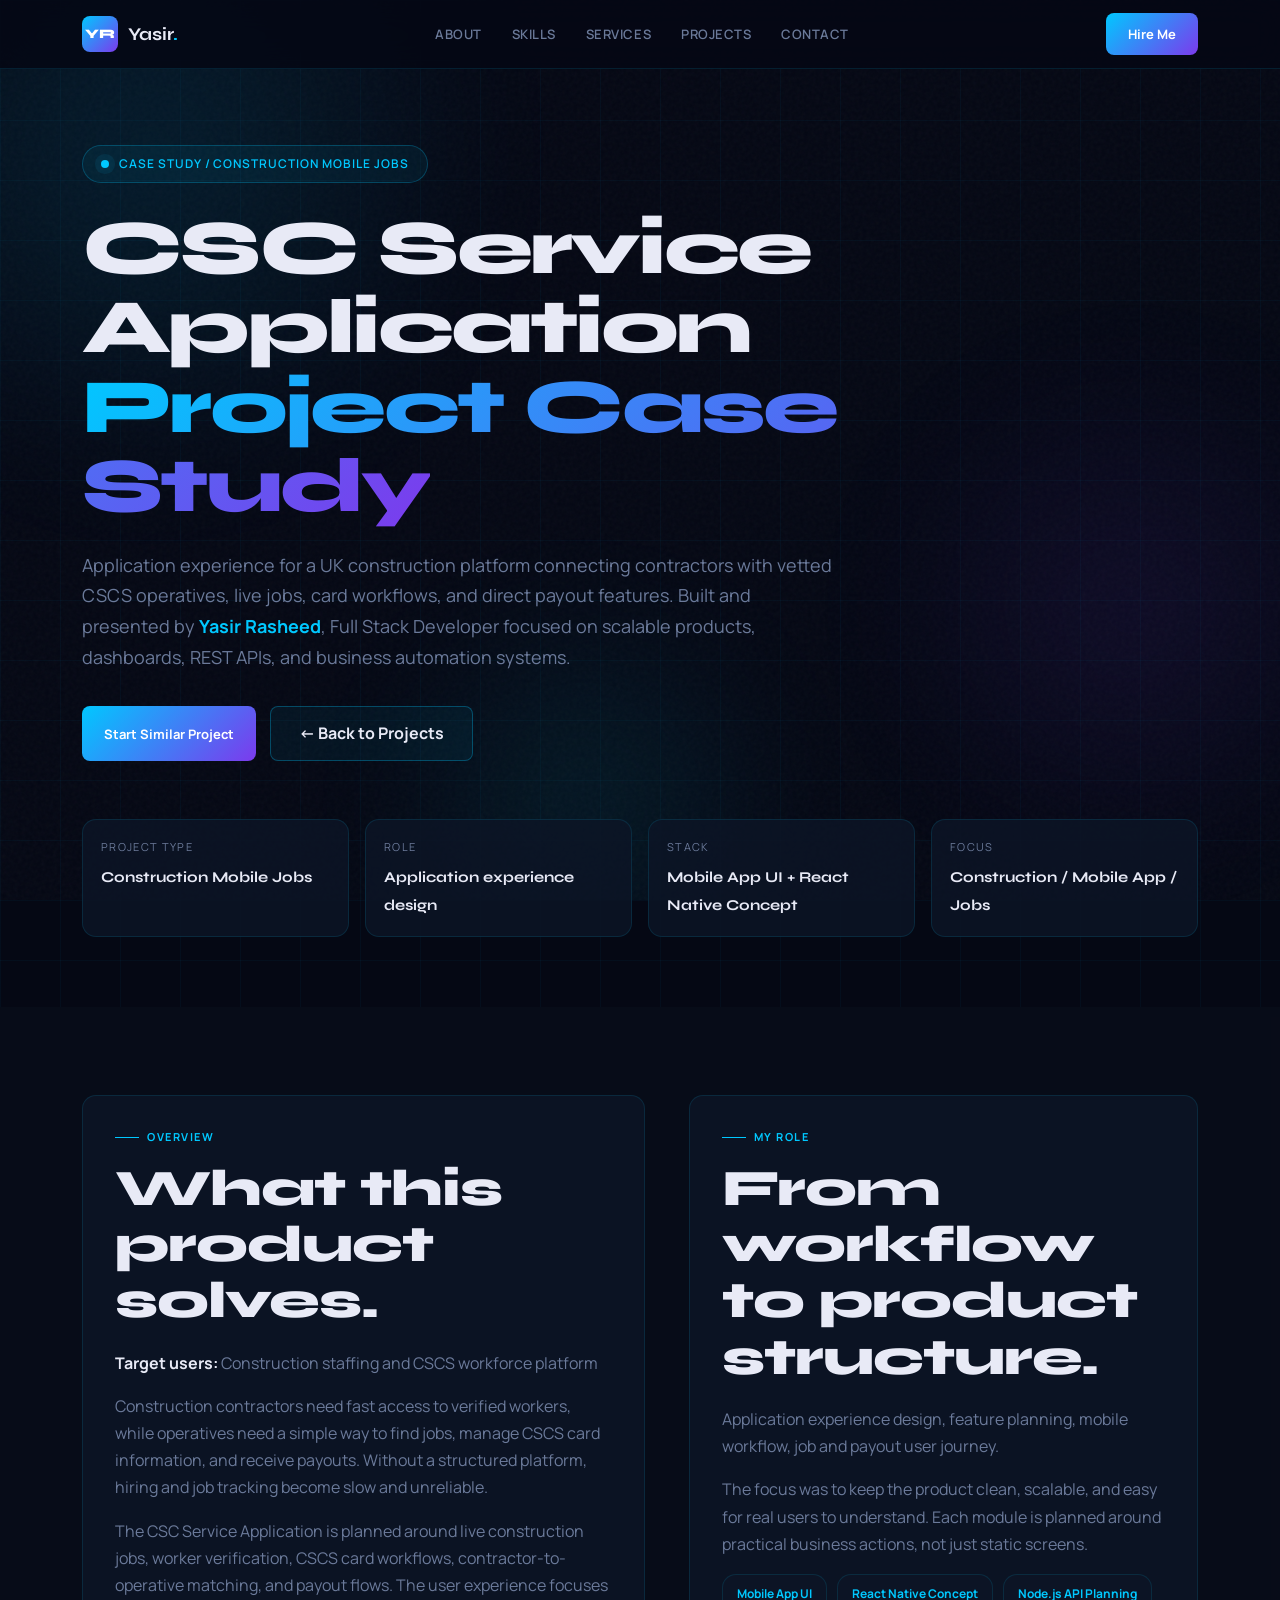
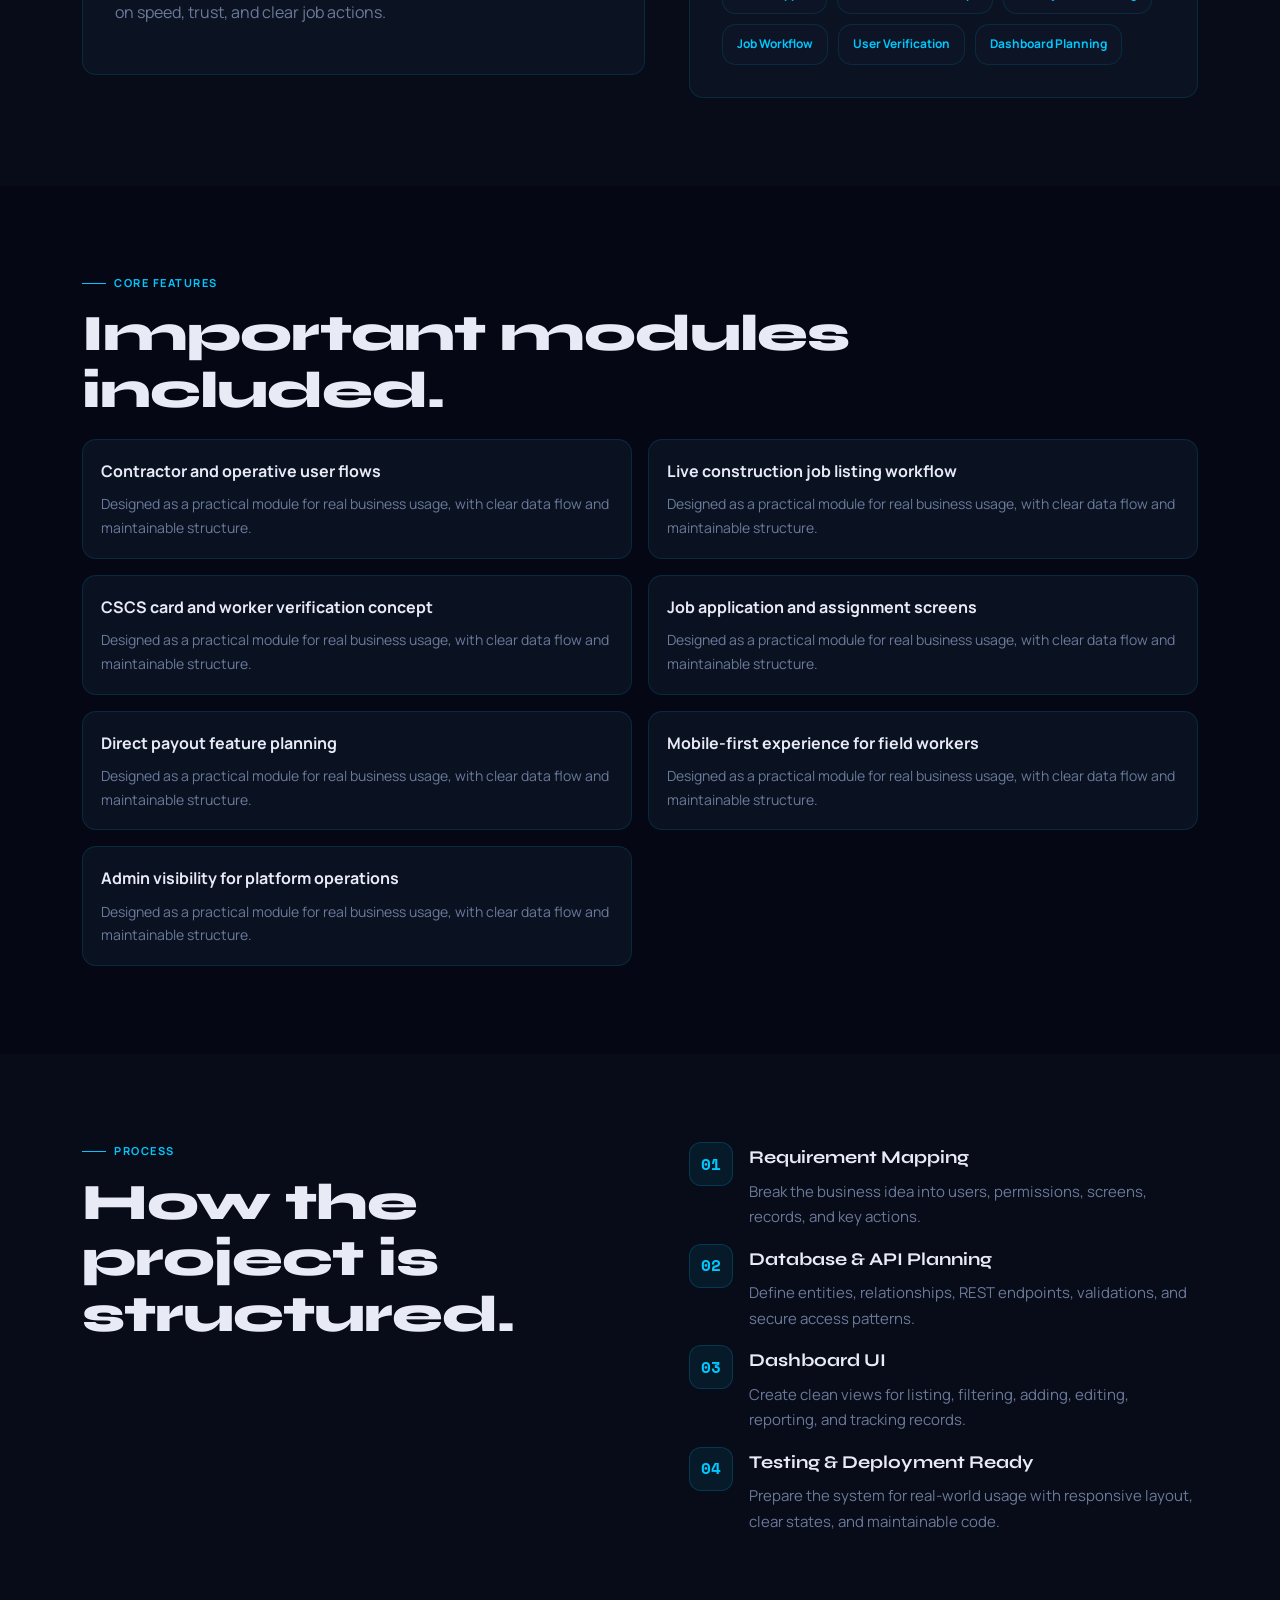
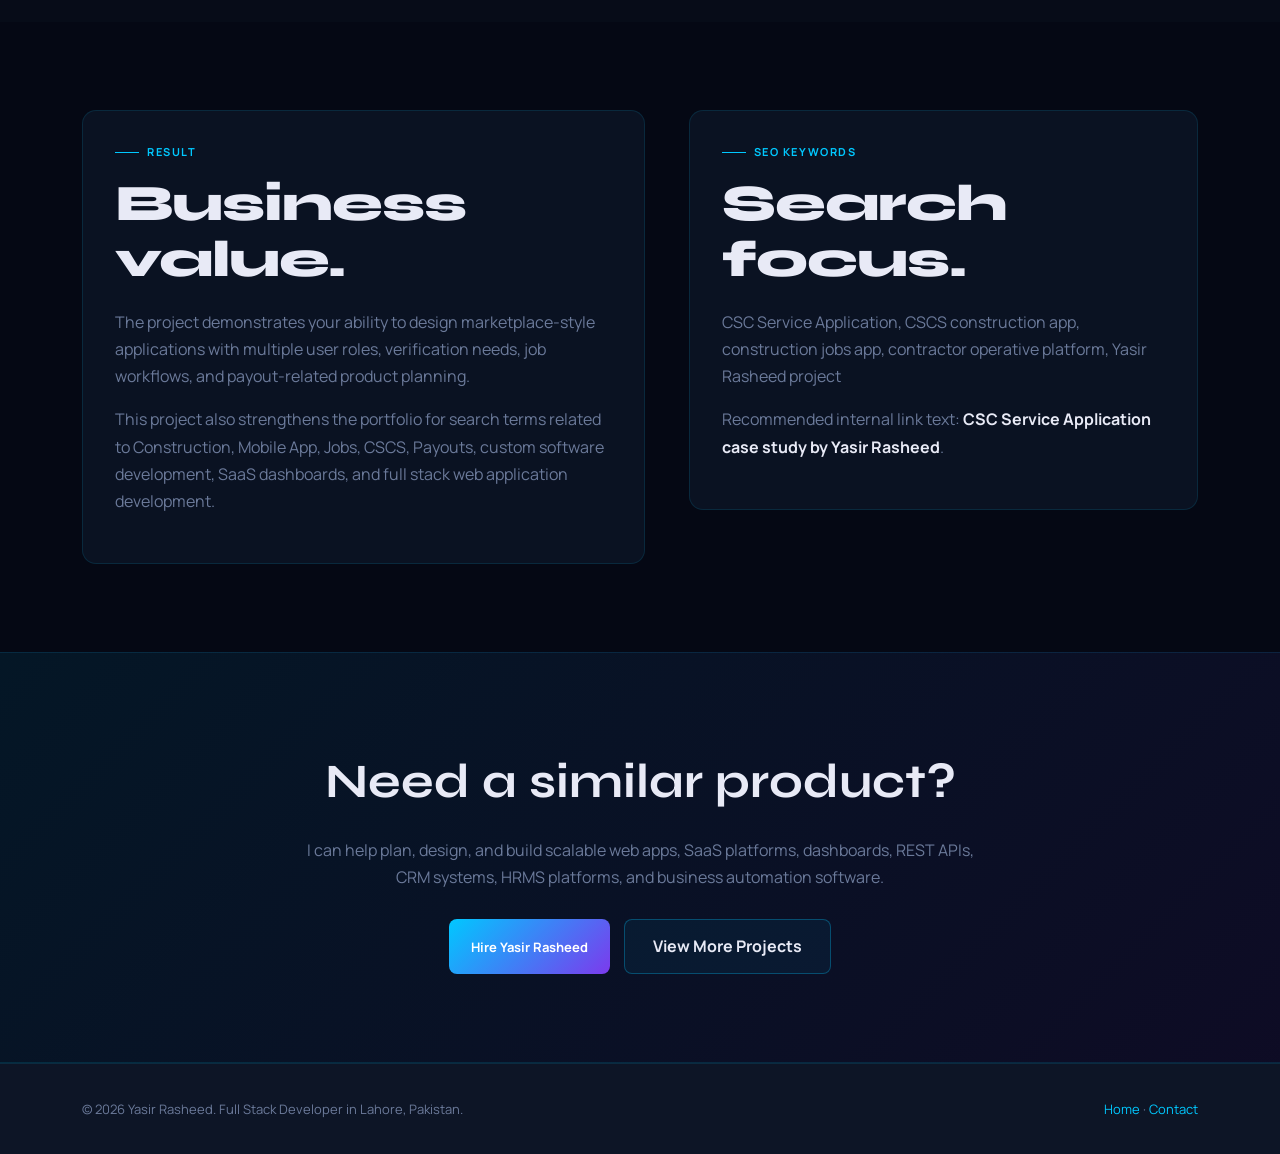
<file: projects/csc-service-application.html>
<!DOCTYPE html>
<html lang="en">
<head>
  <meta charset="UTF-8" />
  <meta name="viewport" content="width=device-width, initial-scale=1.0" />
  <title>CSC Service Application Case Study | Yasir Rasheed</title>
  <meta name="description" content="Application experience for a UK construction platform connecting contractors with vetted CSCS operatives, live jobs, card workflows, and direct payout features. Case study by Yasir Rasheed, Full Stack Developer in Lahore, Pakistan." />
  <meta name="keywords" content="CSC Service Application, CSCS construction app, construction jobs app, contractor operative platform, Yasir Rasheed project" />
  <meta name="author" content="Yasir Rasheed" />
  <meta name="robots" content="index, follow" />
  <link rel="canonical" href="https://iamyasirrasheed.vercel.app/projects/csc-service-application.html" />
  <meta property="og:title" content="CSC Service Application Case Study | Yasir Rasheed" />
  <meta property="og:description" content="Application experience for a UK construction platform connecting contractors with vetted CSCS operatives, live jobs, card workflows, and direct payout features. Case study by Yasir Rasheed, Full Stack Developer in Lahore, Pakistan." />
  <meta property="og:url" content="https://iamyasirrasheed.vercel.app/projects/csc-service-application.html" />
  <meta property="og:type" content="article" />
  <meta property="og:site_name" content="Yasir Rasheed Portfolio" />
  <meta name="twitter:card" content="summary_large_image" />
  <meta name="twitter:title" content="CSC Service Application Case Study | Yasir Rasheed" />
  <meta name="twitter:description" content="Application experience for a UK construction platform connecting contractors with vetted CSCS operatives, live jobs, card workflows, and direct payout features. Case study by Yasir Rasheed, Full Stack Developer in Lahore, Pakistan." />
  <link rel="preconnect" href="https://fonts.googleapis.com" />
  <link rel="preconnect" href="https://fonts.gstatic.com" crossorigin />
  <link href="https://fonts.googleapis.com/css2?family=Syne:wght@400;500;700;800&family=Space+Mono:wght@400;700&family=Manrope:wght@300;400;500;600;700&display=swap" rel="stylesheet" />
  <script type="application/ld+json">{"@context": "https://schema.org", "@type": "CreativeWork", "name": "CSC Service Application", "url": "https://iamyasirrasheed.vercel.app/projects/csc-service-application.html", "description": "Application experience for a UK construction platform connecting contractors with vetted CSCS operatives, live jobs, card workflows, and direct payout features. Case study by Yasir Rasheed, Full Stack Developer in Lahore, Pakistan.", "author": {"@type": "Person", "name": "Yasir Rasheed", "url": "https://iamyasirrasheed.vercel.app"}, "keywords": "CSC Service Application, CSCS construction app, construction jobs app, contractor operative platform, Yasir Rasheed project"}</script>
  <style>
*,*::before,*::after{box-sizing:border-box;margin:0;padding:0}:root{--bg:#050814;--bg2:#080d1a;--surface:#0d1526;--border:rgba(0,200,255,.12);--cyan:#00c8ff;--violet:#7c3aed;--cyan2:#00e5ff;--text:#e8eaf6;--muted:#6b7a9a;--font-display:'Syne',sans-serif;--font-body:'Manrope',sans-serif;--font-mono:'Space Mono',monospace}html{scroll-behavior:smooth}body{background:var(--bg);color:var(--text);font-family:var(--font-body);overflow-x:hidden;line-height:1.7}.noise{position:fixed;inset:0;z-index:0;pointer-events:none;opacity:.035;background-image:url("data:image/svg+xml,%3Csvg viewBox='0 0 256 256' xmlns='http://www.w3.org/2000/svg'%3E%3Cfilter id='n'%3E%3CfeTurbulence type='fractalNoise' baseFrequency='0.9' numOctaves='4' stitchTiles='stitch'/%3E%3C/filter%3E%3Crect width='100%25' height='100%25' filter='url(%23n)'/%3E%3C/svg%3E")}.aurora{position:fixed;inset:0;z-index:0;pointer-events:none;overflow:hidden}.ao{position:absolute;border-radius:50%;filter:blur(80px);opacity:.12}.ao1{width:700px;height:700px;background:radial-gradient(circle,#00c8ff,transparent 70%);top:-200px;left:-200px}.ao2{width:500px;height:500px;background:radial-gradient(circle,#7c3aed,transparent 70%);top:40%;right:-100px}.ao3{width:400px;height:400px;background:radial-gradient(circle,#00e5ff,transparent 70%);bottom:-100px;left:30%}.container{max-width:1180px;margin:0 auto;padding:0 32px}.navbar{position:fixed;top:0;left:0;right:0;z-index:1000;background:rgba(5,8,20,.86);backdrop-filter:blur(16px);border-bottom:1px solid var(--border)}.nav-inner{height:68px;display:flex;align-items:center;justify-content:space-between}.logo{display:flex;align-items:center;gap:10px;text-decoration:none}.lm{width:36px;height:36px;border-radius:8px;background:linear-gradient(135deg,var(--cyan),var(--violet));display:grid;place-items:center;font-family:var(--font-display);font-weight:800;font-size:13px;color:#fff}.lt{font-family:var(--font-display);font-weight:700;font-size:18px;color:var(--text)}.ld{color:var(--cyan)}.nav-links{display:flex;gap:30px;list-style:none}.nav-links a{font-size:13px;font-weight:600;color:var(--muted);text-decoration:none;letter-spacing:.04em;text-transform:uppercase}.nav-links a:hover{color:var(--cyan)}.nav-hire,.btn-primary{display:inline-flex;align-items:center;justify-content:center;gap:8px;padding:10px 22px;border-radius:8px;background:linear-gradient(135deg,var(--cyan),var(--violet));color:#fff;font-weight:700;font-size:13px;text-decoration:none;position:relative;overflow:hidden}.btn-glass{display:inline-flex;align-items:center;justify-content:center;gap:8px;padding:13px 28px;border-radius:8px;border:1px solid rgba(0,200,255,.3);background:rgba(0,200,255,.06);color:var(--text);font-weight:700;text-decoration:none}.hero{position:relative;z-index:5;padding:145px 0 70px;overflow:hidden}.hero-grid-lines{position:absolute;inset:0;z-index:-1;pointer-events:none;background-image:linear-gradient(rgba(0,200,255,.04) 1px,transparent 1px),linear-gradient(90deg,rgba(0,200,255,.04) 1px,transparent 1px);background-size:60px 60px}.badge{display:inline-flex;align-items:center;gap:10px;padding:8px 18px;border-radius:100px;border:1px solid rgba(0,200,255,.25);background:rgba(0,200,255,.06);font-size:12px;font-weight:600;color:var(--cyan);letter-spacing:.08em;text-transform:uppercase;margin-bottom:26px}.dot{width:8px;height:8px;border-radius:50%;background:var(--cyan);box-shadow:0 0 0 6px rgba(0,200,255,.08)}h1{font-family:var(--font-display);font-size:clamp(42px,6vw,78px);font-weight:800;line-height:1.03;letter-spacing:-.035em;max-width:980px;margin-bottom:24px}.grd{background:linear-gradient(135deg,var(--cyan),var(--violet));-webkit-background-clip:text;-webkit-text-fill-color:transparent}.hero-sub{font-size:18px;color:var(--muted);max-width:760px;margin-bottom:34px}.hero-sub em{font-style:normal;color:var(--cyan);font-weight:700}.hero-actions{display:flex;gap:14px;flex-wrap:wrap}.meta-grid{display:grid;grid-template-columns:repeat(4,1fr);gap:16px;margin-top:58px}.meta-card,.panel,.feature-card,.stack-pill{background:rgba(13,21,38,.82);border:1px solid var(--border);border-radius:14px}.meta-card{padding:18px}.meta-card small{display:block;color:var(--muted);font-size:11px;text-transform:uppercase;letter-spacing:.12em;margin-bottom:6px}.meta-card strong{font-family:var(--font-display);font-size:15px;color:var(--text)}.section{position:relative;z-index:5;padding:88px 0}.s-dark{background:rgba(8,13,26,.88)}.sec-label{font-size:11px;font-weight:700;letter-spacing:.14em;text-transform:uppercase;color:var(--cyan);margin-bottom:14px;display:flex;align-items:center;gap:8px}.sec-label::before{content:'';width:24px;height:1px;background:var(--cyan)}.sec-title{font-family:var(--font-display);font-size:clamp(30px,4vw,52px);font-weight:800;line-height:1.1;letter-spacing:-.02em;margin-bottom:20px}.two-col{display:grid;grid-template-columns:1.05fr .95fr;gap:44px;align-items:start}.panel{padding:32px}.panel p{color:var(--muted);margin-bottom:16px}.panel p strong{color:var(--text)}.feature-grid{display:grid;grid-template-columns:repeat(2,1fr);gap:16px}.feature-card{padding:18px;transition:.25s}.feature-card:hover{transform:translateY(-4px);border-color:rgba(0,200,255,.35)}.feature-card b{display:block;margin-bottom:7px;color:var(--text)}.feature-card p{font-size:14px;color:var(--muted)}.stack-list{display:flex;flex-wrap:wrap;gap:10px}.stack-pill{padding:9px 14px;color:var(--cyan);font-size:12px;font-weight:700}.timeline{display:grid;gap:14px}.step{display:grid;grid-template-columns:44px 1fr;gap:16px;align-items:start}.step-num{width:44px;height:44px;border-radius:12px;display:grid;place-items:center;background:rgba(0,200,255,.08);border:1px solid rgba(0,200,255,.18);font-family:var(--font-mono);color:var(--cyan);font-weight:700}.step-body h3{font-family:var(--font-display);font-size:18px;margin-bottom:6px}.step-body p{color:var(--muted);font-size:15px}.cta{border-top:1px solid var(--border);border-bottom:1px solid var(--border);background:linear-gradient(135deg,rgba(0,200,255,.08),rgba(124,58,237,.08));text-align:center}.cta h2{font-family:var(--font-display);font-size:clamp(30px,4vw,48px);margin-bottom:14px}.cta p{color:var(--muted);max-width:680px;margin:0 auto 28px}footer{position:relative;z-index:5;background:var(--surface);border-top:1px solid var(--border);padding:34px 0}.ft{display:flex;justify-content:space-between;gap:20px;flex-wrap:wrap;color:var(--muted);font-size:13px}.ft a{color:var(--cyan);text-decoration:none}@media(max-width:880px){.nav-links,.nav-hire{display:none}.meta-grid{grid-template-columns:1fr 1fr}.two-col{grid-template-columns:1fr}.feature-grid{grid-template-columns:1fr}.hero{padding-top:120px}}@media(max-width:520px){.container{padding:0 20px}.meta-grid{grid-template-columns:1fr}.hero-actions a{width:100%}}
</style>
</head>
<body>
  <div class="noise" aria-hidden="true"></div>
  <div class="aurora" aria-hidden="true"><div class="ao ao1"></div><div class="ao ao2"></div><div class="ao ao3"></div></div>
  <header class="navbar">
    <nav class="nav-inner container">
      <a href="../index.html#hero" class="logo"><div class="lm">YR</div><span class="lt">Yasir<span class="ld">.</span></span></a>
      <ul class="nav-links">
        <li><a href="../index.html#about">About</a></li>
        <li><a href="../index.html#skills">Skills</a></li>
        <li><a href="../index.html#services">Services</a></li>
        <li><a href="../index.html#projects">Projects</a></li>
        <li><a href="../index.html#contact">Contact</a></li>
      </ul>
      <a href="../index.html#contact" class="nav-hire">Hire Me</a>
    </nav>
  </header>
  <main>
    <section class="hero">
      <div class="hero-grid-lines" aria-hidden="true"></div>
      <div class="container">
        <div class="badge"><span class="dot"></span><span>Case Study / Construction Mobile Jobs</span></div>
        <h1>CSC Service Application<br><span class="grd">Project Case Study</span></h1>
        <p class="hero-sub">Application experience for a UK construction platform connecting contractors with vetted CSCS operatives, live jobs, card workflows, and direct payout features. Built and presented by <em>Yasir Rasheed</em>, Full Stack Developer focused on scalable products, dashboards, REST APIs, and business automation systems.</p>
        <div class="hero-actions">
          <a class="btn-primary" href="../index.html#contact">Start Similar Project</a>
          <a class="btn-glass" href="../index.html#projects">← Back to Projects</a>
        </div>
        <div class="meta-grid">
          <div class="meta-card"><small>Project Type</small><strong>Construction Mobile Jobs</strong></div>
          <div class="meta-card"><small>Role</small><strong>Application experience design</strong></div>
          <div class="meta-card"><small>Stack</small><strong>Mobile App UI + React Native Concept</strong></div>
          <div class="meta-card"><small>Focus</small><strong>Construction / Mobile App / Jobs</strong></div>
        </div>
      </div>
    </section>

    <section class="section s-dark">
      <div class="container two-col">
        <div class="panel">
          <div class="sec-label">Overview</div>
          <h2 class="sec-title">What this product solves.</h2>
          <p><strong>Target users:</strong> Construction staffing and CSCS workforce platform</p>
          <p>Construction contractors need fast access to verified workers, while operatives need a simple way to find jobs, manage CSCS card information, and receive payouts. Without a structured platform, hiring and job tracking become slow and unreliable.</p>
          <p>The CSC Service Application is planned around live construction jobs, worker verification, CSCS card workflows, contractor-to-operative matching, and payout flows. The user experience focuses on speed, trust, and clear job actions.</p>
        </div>
        <div class="panel">
          <div class="sec-label">My Role</div>
          <h2 class="sec-title">From workflow to product structure.</h2>
          <p>Application experience design, feature planning, mobile workflow, job and payout user journey.</p>
          <p>The focus was to keep the product clean, scalable, and easy for real users to understand. Each module is planned around practical business actions, not just static screens.</p>
          <div class="stack-list"><span class="stack-pill">Mobile App UI</span><span class="stack-pill">React Native Concept</span><span class="stack-pill">Node.js API Planning</span><span class="stack-pill">Job Workflow</span><span class="stack-pill">User Verification</span><span class="stack-pill">Dashboard Planning</span></div>
        </div>
      </div>
    </section>

    <section class="section">
      <div class="container">
        <div class="sec-label">Core Features</div>
        <h2 class="sec-title">Important modules included.</h2>
        <div class="feature-grid"><div class="feature-card"><b>Contractor and operative user flows</b><p>Designed as a practical module for real business usage, with clear data flow and maintainable structure.</p></div>
<div class="feature-card"><b>Live construction job listing workflow</b><p>Designed as a practical module for real business usage, with clear data flow and maintainable structure.</p></div>
<div class="feature-card"><b>CSCS card and worker verification concept</b><p>Designed as a practical module for real business usage, with clear data flow and maintainable structure.</p></div>
<div class="feature-card"><b>Job application and assignment screens</b><p>Designed as a practical module for real business usage, with clear data flow and maintainable structure.</p></div>
<div class="feature-card"><b>Direct payout feature planning</b><p>Designed as a practical module for real business usage, with clear data flow and maintainable structure.</p></div>
<div class="feature-card"><b>Mobile-first experience for field workers</b><p>Designed as a practical module for real business usage, with clear data flow and maintainable structure.</p></div>
<div class="feature-card"><b>Admin visibility for platform operations</b><p>Designed as a practical module for real business usage, with clear data flow and maintainable structure.</p></div></div>
      </div>
    </section>

    <section class="section s-dark">
      <div class="container two-col">
        <div>
          <div class="sec-label">Process</div>
          <h2 class="sec-title">How the project is structured.</h2>
        </div>
        <div class="timeline">
          <div class="step"><div class="step-num">01</div><div class="step-body"><h3>Requirement Mapping</h3><p>Break the business idea into users, permissions, screens, records, and key actions.</p></div></div>
          <div class="step"><div class="step-num">02</div><div class="step-body"><h3>Database & API Planning</h3><p>Define entities, relationships, REST endpoints, validations, and secure access patterns.</p></div></div>
          <div class="step"><div class="step-num">03</div><div class="step-body"><h3>Dashboard UI</h3><p>Create clean views for listing, filtering, adding, editing, reporting, and tracking records.</p></div></div>
          <div class="step"><div class="step-num">04</div><div class="step-body"><h3>Testing & Deployment Ready</h3><p>Prepare the system for real-world usage with responsive layout, clear states, and maintainable code.</p></div></div>
        </div>
      </div>
    </section>

    <section class="section">
      <div class="container two-col">
        <div class="panel">
          <div class="sec-label">Result</div>
          <h2 class="sec-title">Business value.</h2>
          <p>The project demonstrates your ability to design marketplace-style applications with multiple user roles, verification needs, job workflows, and payout-related product planning.</p>
          <p>This project also strengthens the portfolio for search terms related to Construction, Mobile App, Jobs, CSCS, Payouts, custom software development, SaaS dashboards, and full stack web application development.</p>
        </div>
        <div class="panel">
          <div class="sec-label">SEO Keywords</div>
          <h2 class="sec-title">Search focus.</h2>
          <p>CSC Service Application, CSCS construction app, construction jobs app, contractor operative platform, Yasir Rasheed project</p>
          <p>Recommended internal link text: <strong>CSC Service Application case study by Yasir Rasheed</strong>.</p>
        </div>
      </div>
    </section>

    <section class="section cta">
      <div class="container">
        <h2>Need a similar product?</h2>
        <p>I can help plan, design, and build scalable web apps, SaaS platforms, dashboards, REST APIs, CRM systems, HRMS platforms, and business automation software.</p>
        <div class="hero-actions" style="justify-content:center"><a class="btn-primary" href="../index.html#contact">Hire Yasir Rasheed</a><a class="btn-glass" href="../index.html#projects">View More Projects</a></div>
      </div>
    </section>
  </main>
  <footer><div class="container ft"><p>© 2026 Yasir Rasheed. Full Stack Developer in Lahore, Pakistan.</p><p><a href="../index.html">Home</a> · <a href="../index.html#contact">Contact</a></p></div></footer>
</body>
</html>
</file>
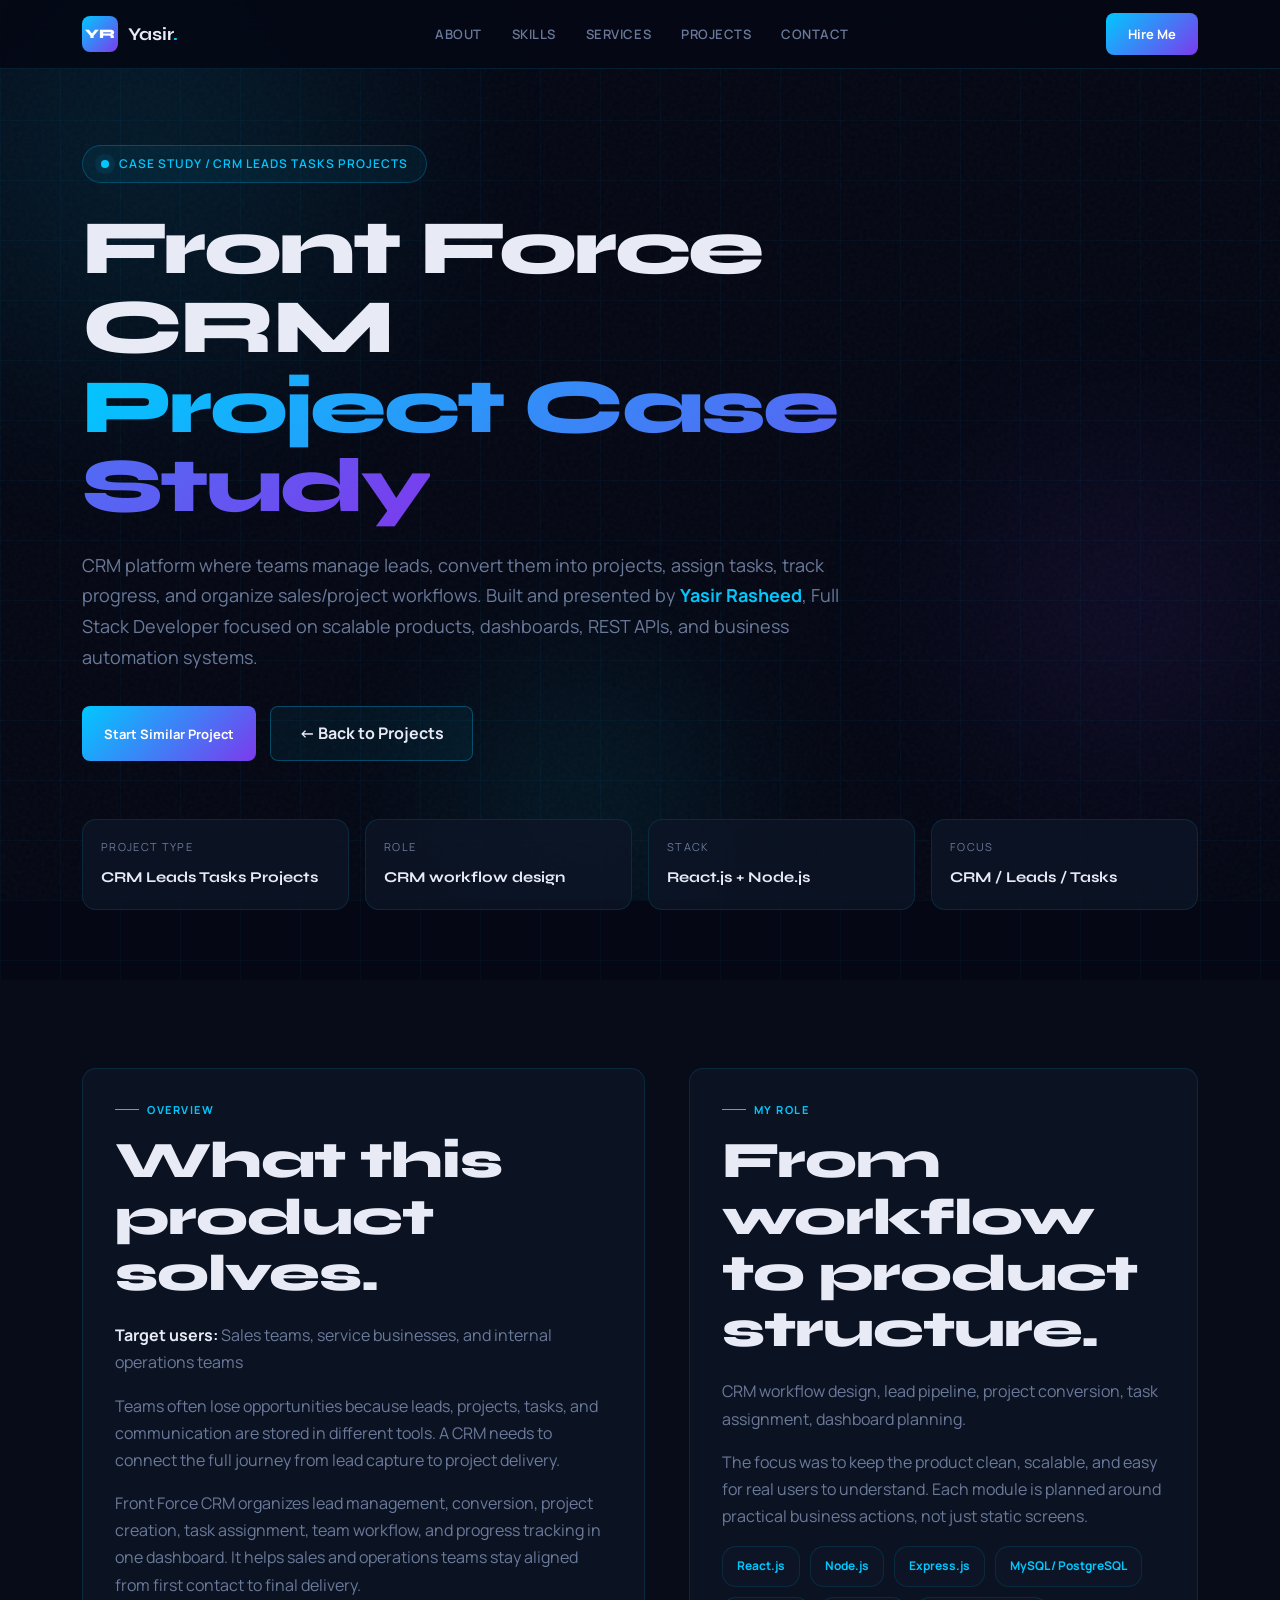
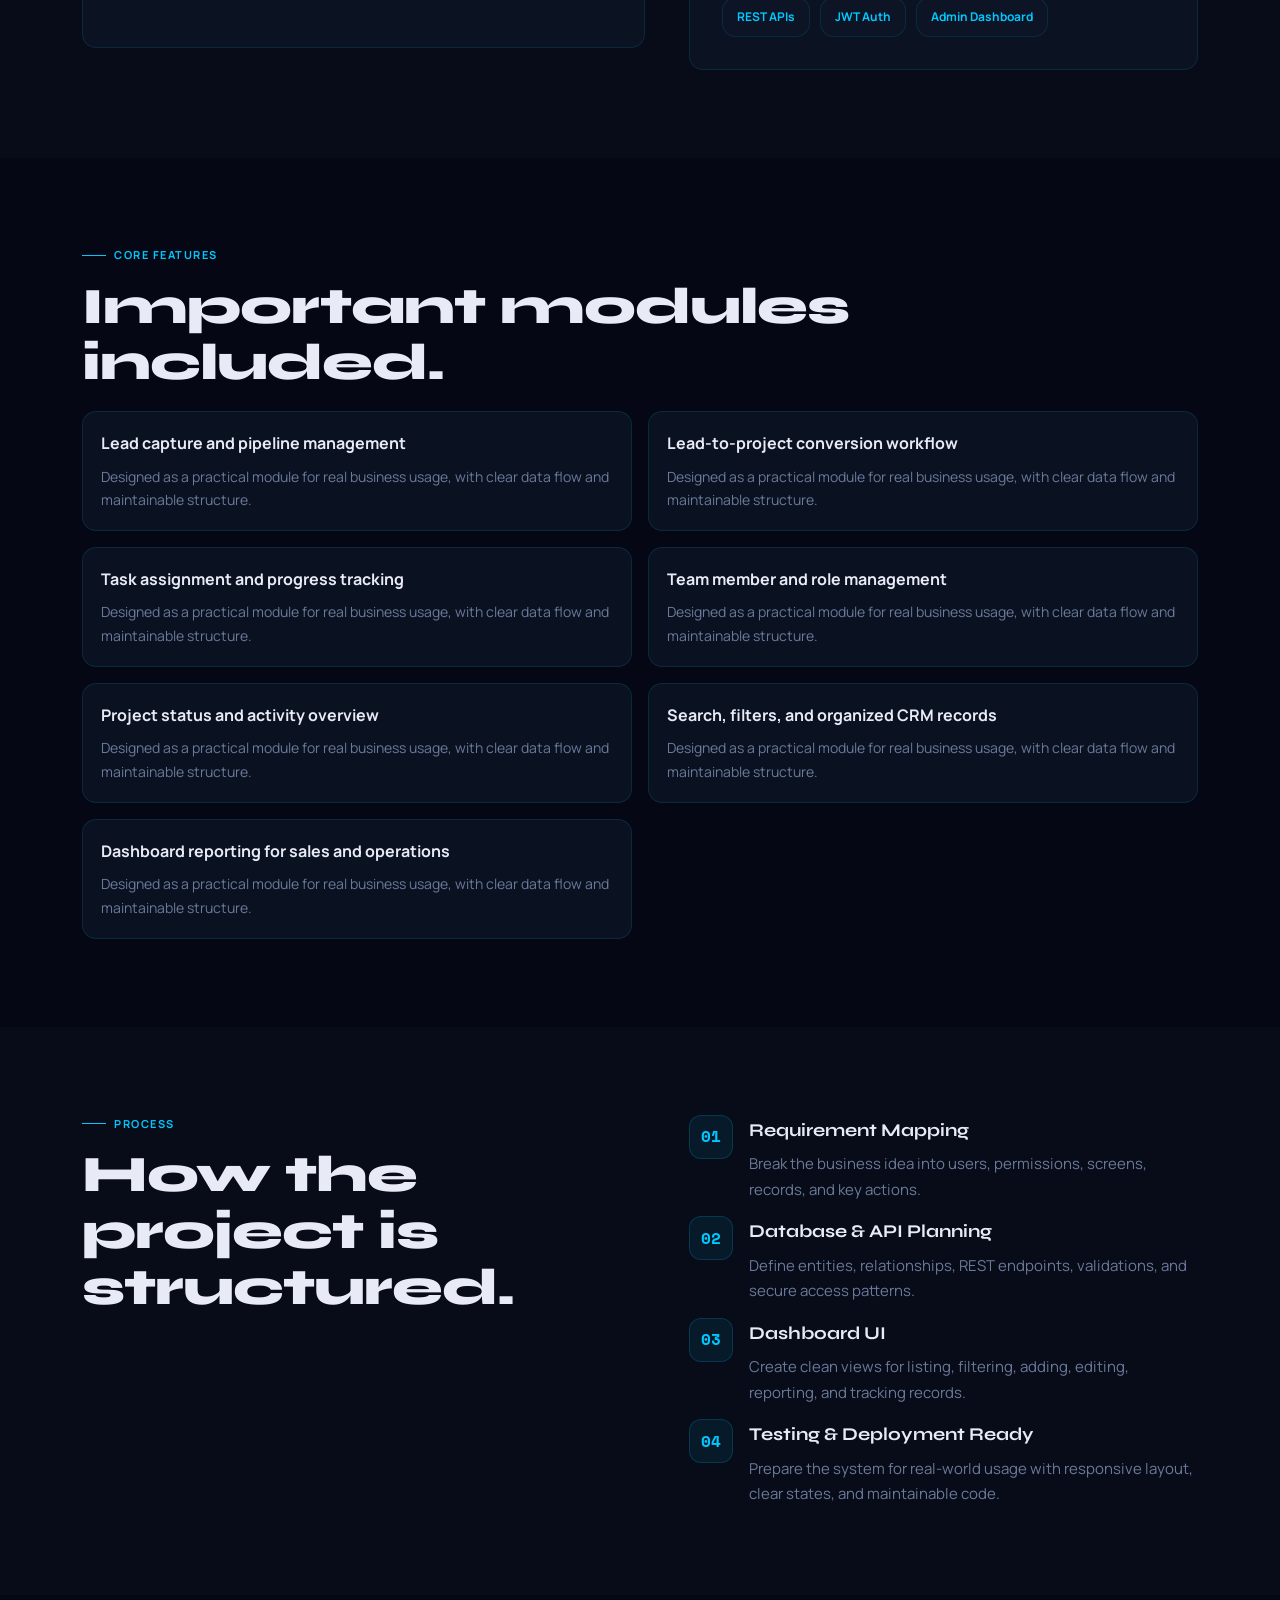
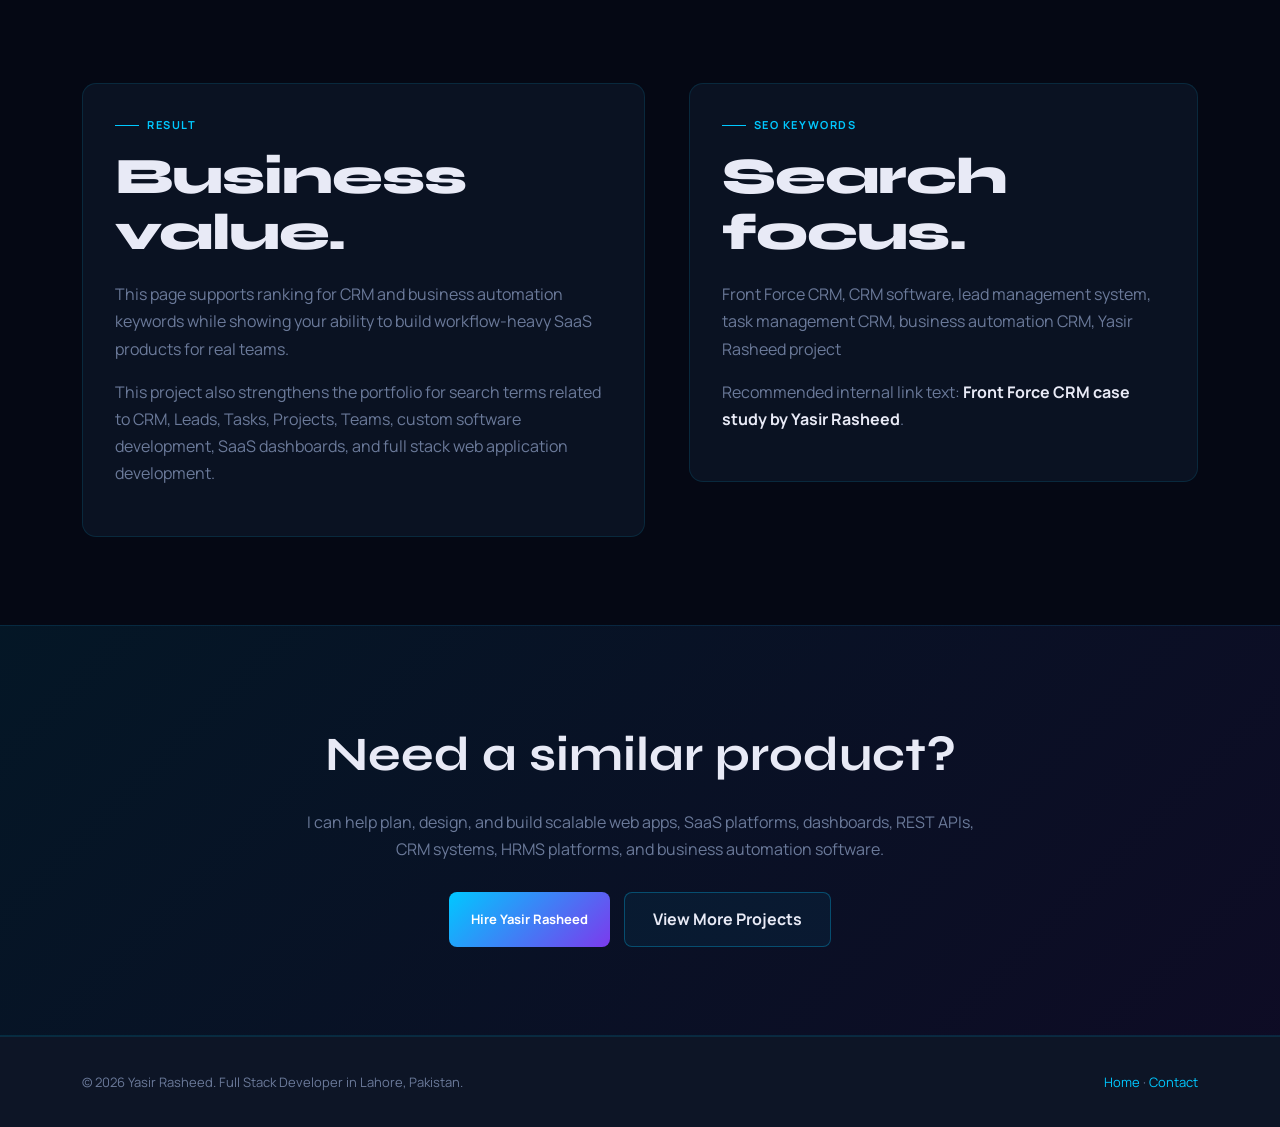
<file: projects/front-force-crm.html>
<!DOCTYPE html>
<html lang="en">
<head>
  <meta charset="UTF-8" />
  <meta name="viewport" content="width=device-width, initial-scale=1.0" />
  <title>Front Force CRM Case Study | Yasir Rasheed</title>
  <meta name="description" content="CRM platform where teams manage leads, convert them into projects, assign tasks, track progress, and organize sales/project workflows. Case study by Yasir Rasheed, Full Stack Developer in Lahore, Pakistan." />
  <meta name="keywords" content="Front Force CRM, CRM software, lead management system, task management CRM, business automation CRM, Yasir Rasheed project" />
  <meta name="author" content="Yasir Rasheed" />
  <meta name="robots" content="index, follow" />
  <link rel="canonical" href="https://iamyasirrasheed.vercel.app/projects/front-force-crm.html" />
  <meta property="og:title" content="Front Force CRM Case Study | Yasir Rasheed" />
  <meta property="og:description" content="CRM platform where teams manage leads, convert them into projects, assign tasks, track progress, and organize sales/project workflows. Case study by Yasir Rasheed, Full Stack Developer in Lahore, Pakistan." />
  <meta property="og:url" content="https://iamyasirrasheed.vercel.app/projects/front-force-crm.html" />
  <meta property="og:type" content="article" />
  <meta property="og:site_name" content="Yasir Rasheed Portfolio" />
  <meta name="twitter:card" content="summary_large_image" />
  <meta name="twitter:title" content="Front Force CRM Case Study | Yasir Rasheed" />
  <meta name="twitter:description" content="CRM platform where teams manage leads, convert them into projects, assign tasks, track progress, and organize sales/project workflows. Case study by Yasir Rasheed, Full Stack Developer in Lahore, Pakistan." />
  <link rel="preconnect" href="https://fonts.googleapis.com" />
  <link rel="preconnect" href="https://fonts.gstatic.com" crossorigin />
  <link href="https://fonts.googleapis.com/css2?family=Syne:wght@400;500;700;800&family=Space+Mono:wght@400;700&family=Manrope:wght@300;400;500;600;700&display=swap" rel="stylesheet" />
  <script type="application/ld+json">{"@context": "https://schema.org", "@type": "CreativeWork", "name": "Front Force CRM", "url": "https://iamyasirrasheed.vercel.app/projects/front-force-crm.html", "description": "CRM platform where teams manage leads, convert them into projects, assign tasks, track progress, and organize sales/project workflows. Case study by Yasir Rasheed, Full Stack Developer in Lahore, Pakistan.", "author": {"@type": "Person", "name": "Yasir Rasheed", "url": "https://iamyasirrasheed.vercel.app"}, "keywords": "Front Force CRM, CRM software, lead management system, task management CRM, business automation CRM, Yasir Rasheed project"}</script>
  <style>
*,*::before,*::after{box-sizing:border-box;margin:0;padding:0}:root{--bg:#050814;--bg2:#080d1a;--surface:#0d1526;--border:rgba(0,200,255,.12);--cyan:#00c8ff;--violet:#7c3aed;--cyan2:#00e5ff;--text:#e8eaf6;--muted:#6b7a9a;--font-display:'Syne',sans-serif;--font-body:'Manrope',sans-serif;--font-mono:'Space Mono',monospace}html{scroll-behavior:smooth}body{background:var(--bg);color:var(--text);font-family:var(--font-body);overflow-x:hidden;line-height:1.7}.noise{position:fixed;inset:0;z-index:0;pointer-events:none;opacity:.035;background-image:url("data:image/svg+xml,%3Csvg viewBox='0 0 256 256' xmlns='http://www.w3.org/2000/svg'%3E%3Cfilter id='n'%3E%3CfeTurbulence type='fractalNoise' baseFrequency='0.9' numOctaves='4' stitchTiles='stitch'/%3E%3C/filter%3E%3Crect width='100%25' height='100%25' filter='url(%23n)'/%3E%3C/svg%3E")}.aurora{position:fixed;inset:0;z-index:0;pointer-events:none;overflow:hidden}.ao{position:absolute;border-radius:50%;filter:blur(80px);opacity:.12}.ao1{width:700px;height:700px;background:radial-gradient(circle,#00c8ff,transparent 70%);top:-200px;left:-200px}.ao2{width:500px;height:500px;background:radial-gradient(circle,#7c3aed,transparent 70%);top:40%;right:-100px}.ao3{width:400px;height:400px;background:radial-gradient(circle,#00e5ff,transparent 70%);bottom:-100px;left:30%}.container{max-width:1180px;margin:0 auto;padding:0 32px}.navbar{position:fixed;top:0;left:0;right:0;z-index:1000;background:rgba(5,8,20,.86);backdrop-filter:blur(16px);border-bottom:1px solid var(--border)}.nav-inner{height:68px;display:flex;align-items:center;justify-content:space-between}.logo{display:flex;align-items:center;gap:10px;text-decoration:none}.lm{width:36px;height:36px;border-radius:8px;background:linear-gradient(135deg,var(--cyan),var(--violet));display:grid;place-items:center;font-family:var(--font-display);font-weight:800;font-size:13px;color:#fff}.lt{font-family:var(--font-display);font-weight:700;font-size:18px;color:var(--text)}.ld{color:var(--cyan)}.nav-links{display:flex;gap:30px;list-style:none}.nav-links a{font-size:13px;font-weight:600;color:var(--muted);text-decoration:none;letter-spacing:.04em;text-transform:uppercase}.nav-links a:hover{color:var(--cyan)}.nav-hire,.btn-primary{display:inline-flex;align-items:center;justify-content:center;gap:8px;padding:10px 22px;border-radius:8px;background:linear-gradient(135deg,var(--cyan),var(--violet));color:#fff;font-weight:700;font-size:13px;text-decoration:none;position:relative;overflow:hidden}.btn-glass{display:inline-flex;align-items:center;justify-content:center;gap:8px;padding:13px 28px;border-radius:8px;border:1px solid rgba(0,200,255,.3);background:rgba(0,200,255,.06);color:var(--text);font-weight:700;text-decoration:none}.hero{position:relative;z-index:5;padding:145px 0 70px;overflow:hidden}.hero-grid-lines{position:absolute;inset:0;z-index:-1;pointer-events:none;background-image:linear-gradient(rgba(0,200,255,.04) 1px,transparent 1px),linear-gradient(90deg,rgba(0,200,255,.04) 1px,transparent 1px);background-size:60px 60px}.badge{display:inline-flex;align-items:center;gap:10px;padding:8px 18px;border-radius:100px;border:1px solid rgba(0,200,255,.25);background:rgba(0,200,255,.06);font-size:12px;font-weight:600;color:var(--cyan);letter-spacing:.08em;text-transform:uppercase;margin-bottom:26px}.dot{width:8px;height:8px;border-radius:50%;background:var(--cyan);box-shadow:0 0 0 6px rgba(0,200,255,.08)}h1{font-family:var(--font-display);font-size:clamp(42px,6vw,78px);font-weight:800;line-height:1.03;letter-spacing:-.035em;max-width:980px;margin-bottom:24px}.grd{background:linear-gradient(135deg,var(--cyan),var(--violet));-webkit-background-clip:text;-webkit-text-fill-color:transparent}.hero-sub{font-size:18px;color:var(--muted);max-width:760px;margin-bottom:34px}.hero-sub em{font-style:normal;color:var(--cyan);font-weight:700}.hero-actions{display:flex;gap:14px;flex-wrap:wrap}.meta-grid{display:grid;grid-template-columns:repeat(4,1fr);gap:16px;margin-top:58px}.meta-card,.panel,.feature-card,.stack-pill{background:rgba(13,21,38,.82);border:1px solid var(--border);border-radius:14px}.meta-card{padding:18px}.meta-card small{display:block;color:var(--muted);font-size:11px;text-transform:uppercase;letter-spacing:.12em;margin-bottom:6px}.meta-card strong{font-family:var(--font-display);font-size:15px;color:var(--text)}.section{position:relative;z-index:5;padding:88px 0}.s-dark{background:rgba(8,13,26,.88)}.sec-label{font-size:11px;font-weight:700;letter-spacing:.14em;text-transform:uppercase;color:var(--cyan);margin-bottom:14px;display:flex;align-items:center;gap:8px}.sec-label::before{content:'';width:24px;height:1px;background:var(--cyan)}.sec-title{font-family:var(--font-display);font-size:clamp(30px,4vw,52px);font-weight:800;line-height:1.1;letter-spacing:-.02em;margin-bottom:20px}.two-col{display:grid;grid-template-columns:1.05fr .95fr;gap:44px;align-items:start}.panel{padding:32px}.panel p{color:var(--muted);margin-bottom:16px}.panel p strong{color:var(--text)}.feature-grid{display:grid;grid-template-columns:repeat(2,1fr);gap:16px}.feature-card{padding:18px;transition:.25s}.feature-card:hover{transform:translateY(-4px);border-color:rgba(0,200,255,.35)}.feature-card b{display:block;margin-bottom:7px;color:var(--text)}.feature-card p{font-size:14px;color:var(--muted)}.stack-list{display:flex;flex-wrap:wrap;gap:10px}.stack-pill{padding:9px 14px;color:var(--cyan);font-size:12px;font-weight:700}.timeline{display:grid;gap:14px}.step{display:grid;grid-template-columns:44px 1fr;gap:16px;align-items:start}.step-num{width:44px;height:44px;border-radius:12px;display:grid;place-items:center;background:rgba(0,200,255,.08);border:1px solid rgba(0,200,255,.18);font-family:var(--font-mono);color:var(--cyan);font-weight:700}.step-body h3{font-family:var(--font-display);font-size:18px;margin-bottom:6px}.step-body p{color:var(--muted);font-size:15px}.cta{border-top:1px solid var(--border);border-bottom:1px solid var(--border);background:linear-gradient(135deg,rgba(0,200,255,.08),rgba(124,58,237,.08));text-align:center}.cta h2{font-family:var(--font-display);font-size:clamp(30px,4vw,48px);margin-bottom:14px}.cta p{color:var(--muted);max-width:680px;margin:0 auto 28px}footer{position:relative;z-index:5;background:var(--surface);border-top:1px solid var(--border);padding:34px 0}.ft{display:flex;justify-content:space-between;gap:20px;flex-wrap:wrap;color:var(--muted);font-size:13px}.ft a{color:var(--cyan);text-decoration:none}@media(max-width:880px){.nav-links,.nav-hire{display:none}.meta-grid{grid-template-columns:1fr 1fr}.two-col{grid-template-columns:1fr}.feature-grid{grid-template-columns:1fr}.hero{padding-top:120px}}@media(max-width:520px){.container{padding:0 20px}.meta-grid{grid-template-columns:1fr}.hero-actions a{width:100%}}
</style>
</head>
<body>
  <div class="noise" aria-hidden="true"></div>
  <div class="aurora" aria-hidden="true"><div class="ao ao1"></div><div class="ao ao2"></div><div class="ao ao3"></div></div>
  <header class="navbar">
    <nav class="nav-inner container">
      <a href="../index.html#hero" class="logo"><div class="lm">YR</div><span class="lt">Yasir<span class="ld">.</span></span></a>
      <ul class="nav-links">
        <li><a href="../index.html#about">About</a></li>
        <li><a href="../index.html#skills">Skills</a></li>
        <li><a href="../index.html#services">Services</a></li>
        <li><a href="../index.html#projects">Projects</a></li>
        <li><a href="../index.html#contact">Contact</a></li>
      </ul>
      <a href="../index.html#contact" class="nav-hire">Hire Me</a>
    </nav>
  </header>
  <main>
    <section class="hero">
      <div class="hero-grid-lines" aria-hidden="true"></div>
      <div class="container">
        <div class="badge"><span class="dot"></span><span>Case Study / CRM Leads Tasks Projects</span></div>
        <h1>Front Force CRM<br><span class="grd">Project Case Study</span></h1>
        <p class="hero-sub">CRM platform where teams manage leads, convert them into projects, assign tasks, track progress, and organize sales/project workflows. Built and presented by <em>Yasir Rasheed</em>, Full Stack Developer focused on scalable products, dashboards, REST APIs, and business automation systems.</p>
        <div class="hero-actions">
          <a class="btn-primary" href="../index.html#contact">Start Similar Project</a>
          <a class="btn-glass" href="../index.html#projects">← Back to Projects</a>
        </div>
        <div class="meta-grid">
          <div class="meta-card"><small>Project Type</small><strong>CRM Leads Tasks Projects</strong></div>
          <div class="meta-card"><small>Role</small><strong>CRM workflow design</strong></div>
          <div class="meta-card"><small>Stack</small><strong>React.js + Node.js</strong></div>
          <div class="meta-card"><small>Focus</small><strong>CRM / Leads / Tasks</strong></div>
        </div>
      </div>
    </section>

    <section class="section s-dark">
      <div class="container two-col">
        <div class="panel">
          <div class="sec-label">Overview</div>
          <h2 class="sec-title">What this product solves.</h2>
          <p><strong>Target users:</strong> Sales teams, service businesses, and internal operations teams</p>
          <p>Teams often lose opportunities because leads, projects, tasks, and communication are stored in different tools. A CRM needs to connect the full journey from lead capture to project delivery.</p>
          <p>Front Force CRM organizes lead management, conversion, project creation, task assignment, team workflow, and progress tracking in one dashboard. It helps sales and operations teams stay aligned from first contact to final delivery.</p>
        </div>
        <div class="panel">
          <div class="sec-label">My Role</div>
          <h2 class="sec-title">From workflow to product structure.</h2>
          <p>CRM workflow design, lead pipeline, project conversion, task assignment, dashboard planning.</p>
          <p>The focus was to keep the product clean, scalable, and easy for real users to understand. Each module is planned around practical business actions, not just static screens.</p>
          <div class="stack-list"><span class="stack-pill">React.js</span><span class="stack-pill">Node.js</span><span class="stack-pill">Express.js</span><span class="stack-pill">MySQL / PostgreSQL</span><span class="stack-pill">REST APIs</span><span class="stack-pill">JWT Auth</span><span class="stack-pill">Admin Dashboard</span></div>
        </div>
      </div>
    </section>

    <section class="section">
      <div class="container">
        <div class="sec-label">Core Features</div>
        <h2 class="sec-title">Important modules included.</h2>
        <div class="feature-grid"><div class="feature-card"><b>Lead capture and pipeline management</b><p>Designed as a practical module for real business usage, with clear data flow and maintainable structure.</p></div>
<div class="feature-card"><b>Lead-to-project conversion workflow</b><p>Designed as a practical module for real business usage, with clear data flow and maintainable structure.</p></div>
<div class="feature-card"><b>Task assignment and progress tracking</b><p>Designed as a practical module for real business usage, with clear data flow and maintainable structure.</p></div>
<div class="feature-card"><b>Team member and role management</b><p>Designed as a practical module for real business usage, with clear data flow and maintainable structure.</p></div>
<div class="feature-card"><b>Project status and activity overview</b><p>Designed as a practical module for real business usage, with clear data flow and maintainable structure.</p></div>
<div class="feature-card"><b>Search, filters, and organized CRM records</b><p>Designed as a practical module for real business usage, with clear data flow and maintainable structure.</p></div>
<div class="feature-card"><b>Dashboard reporting for sales and operations</b><p>Designed as a practical module for real business usage, with clear data flow and maintainable structure.</p></div></div>
      </div>
    </section>

    <section class="section s-dark">
      <div class="container two-col">
        <div>
          <div class="sec-label">Process</div>
          <h2 class="sec-title">How the project is structured.</h2>
        </div>
        <div class="timeline">
          <div class="step"><div class="step-num">01</div><div class="step-body"><h3>Requirement Mapping</h3><p>Break the business idea into users, permissions, screens, records, and key actions.</p></div></div>
          <div class="step"><div class="step-num">02</div><div class="step-body"><h3>Database & API Planning</h3><p>Define entities, relationships, REST endpoints, validations, and secure access patterns.</p></div></div>
          <div class="step"><div class="step-num">03</div><div class="step-body"><h3>Dashboard UI</h3><p>Create clean views for listing, filtering, adding, editing, reporting, and tracking records.</p></div></div>
          <div class="step"><div class="step-num">04</div><div class="step-body"><h3>Testing & Deployment Ready</h3><p>Prepare the system for real-world usage with responsive layout, clear states, and maintainable code.</p></div></div>
        </div>
      </div>
    </section>

    <section class="section">
      <div class="container two-col">
        <div class="panel">
          <div class="sec-label">Result</div>
          <h2 class="sec-title">Business value.</h2>
          <p>This page supports ranking for CRM and business automation keywords while showing your ability to build workflow-heavy SaaS products for real teams.</p>
          <p>This project also strengthens the portfolio for search terms related to CRM, Leads, Tasks, Projects, Teams, custom software development, SaaS dashboards, and full stack web application development.</p>
        </div>
        <div class="panel">
          <div class="sec-label">SEO Keywords</div>
          <h2 class="sec-title">Search focus.</h2>
          <p>Front Force CRM, CRM software, lead management system, task management CRM, business automation CRM, Yasir Rasheed project</p>
          <p>Recommended internal link text: <strong>Front Force CRM case study by Yasir Rasheed</strong>.</p>
        </div>
      </div>
    </section>

    <section class="section cta">
      <div class="container">
        <h2>Need a similar product?</h2>
        <p>I can help plan, design, and build scalable web apps, SaaS platforms, dashboards, REST APIs, CRM systems, HRMS platforms, and business automation software.</p>
        <div class="hero-actions" style="justify-content:center"><a class="btn-primary" href="../index.html#contact">Hire Yasir Rasheed</a><a class="btn-glass" href="../index.html#projects">View More Projects</a></div>
      </div>
    </section>
  </main>
  <footer><div class="container ft"><p>© 2026 Yasir Rasheed. Full Stack Developer in Lahore, Pakistan.</p><p><a href="../index.html">Home</a> · <a href="../index.html#contact">Contact</a></p></div></footer>
</body>
</html>
</file>
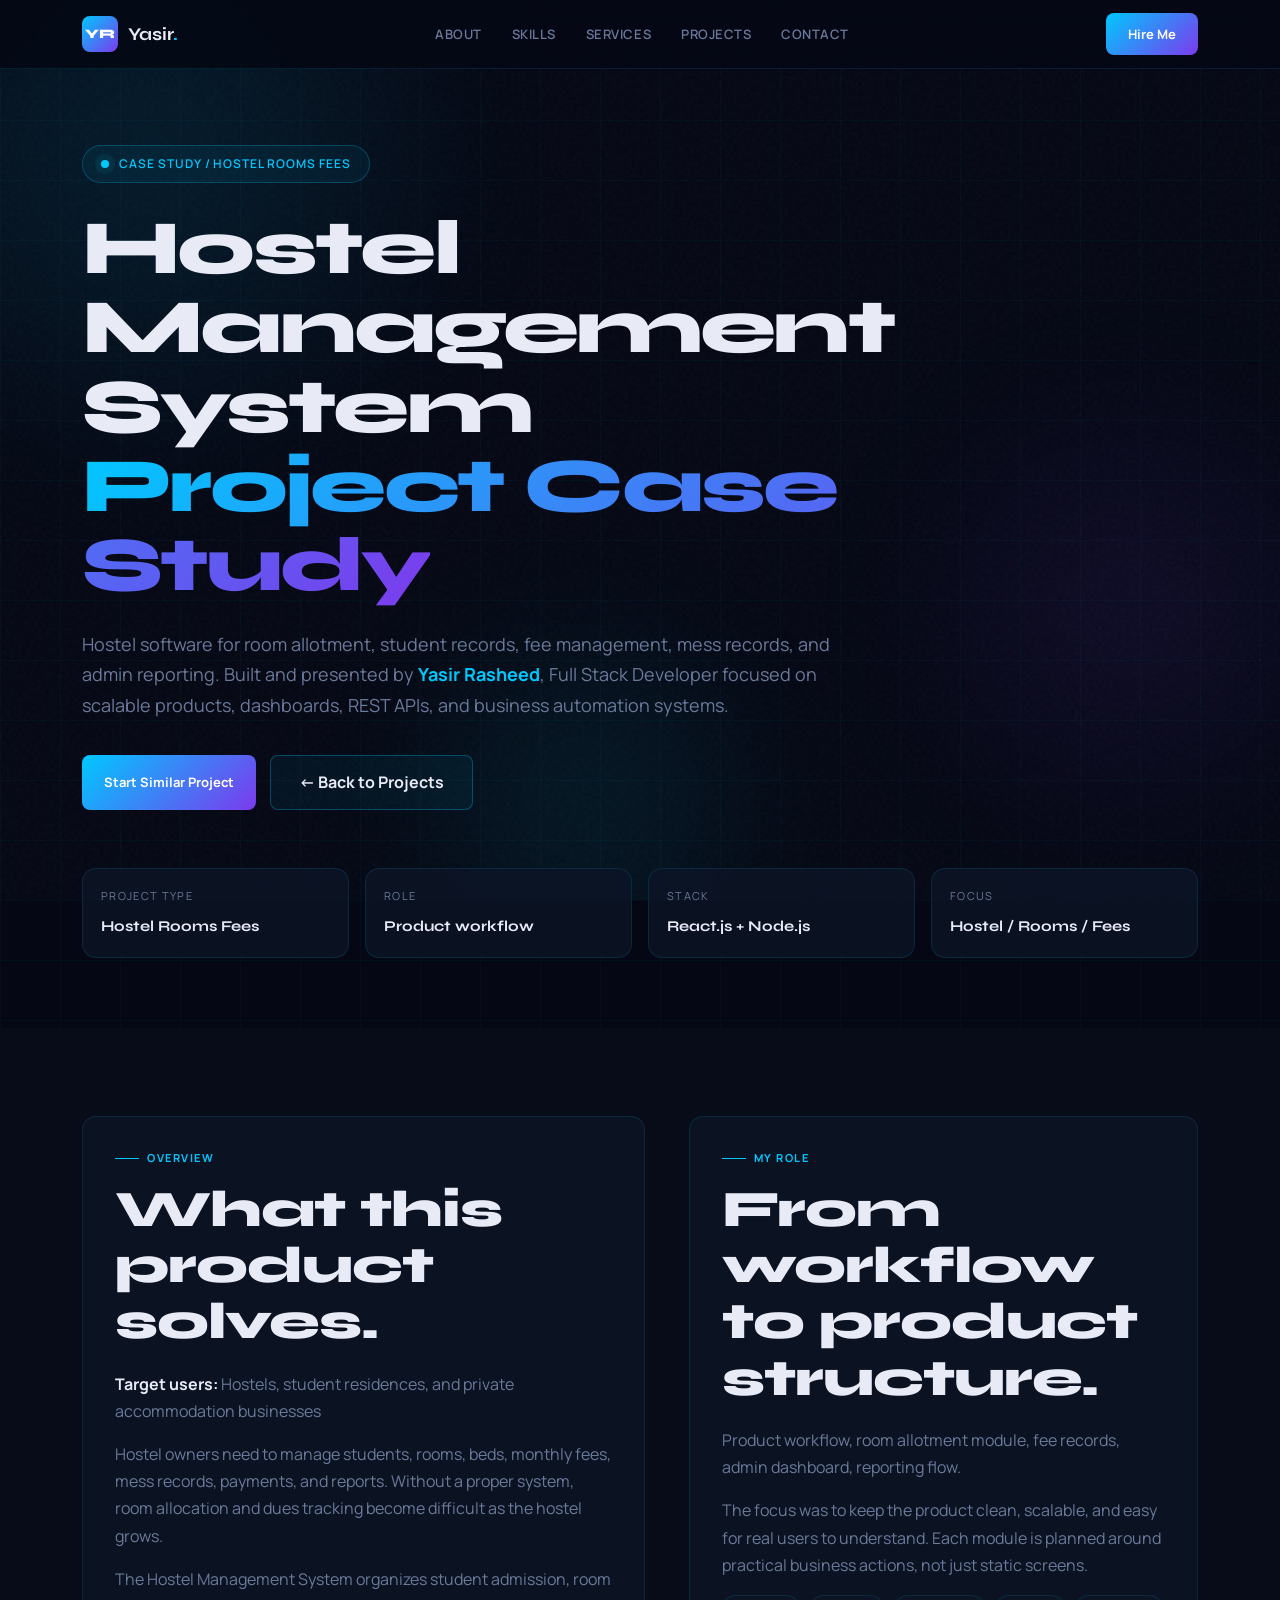
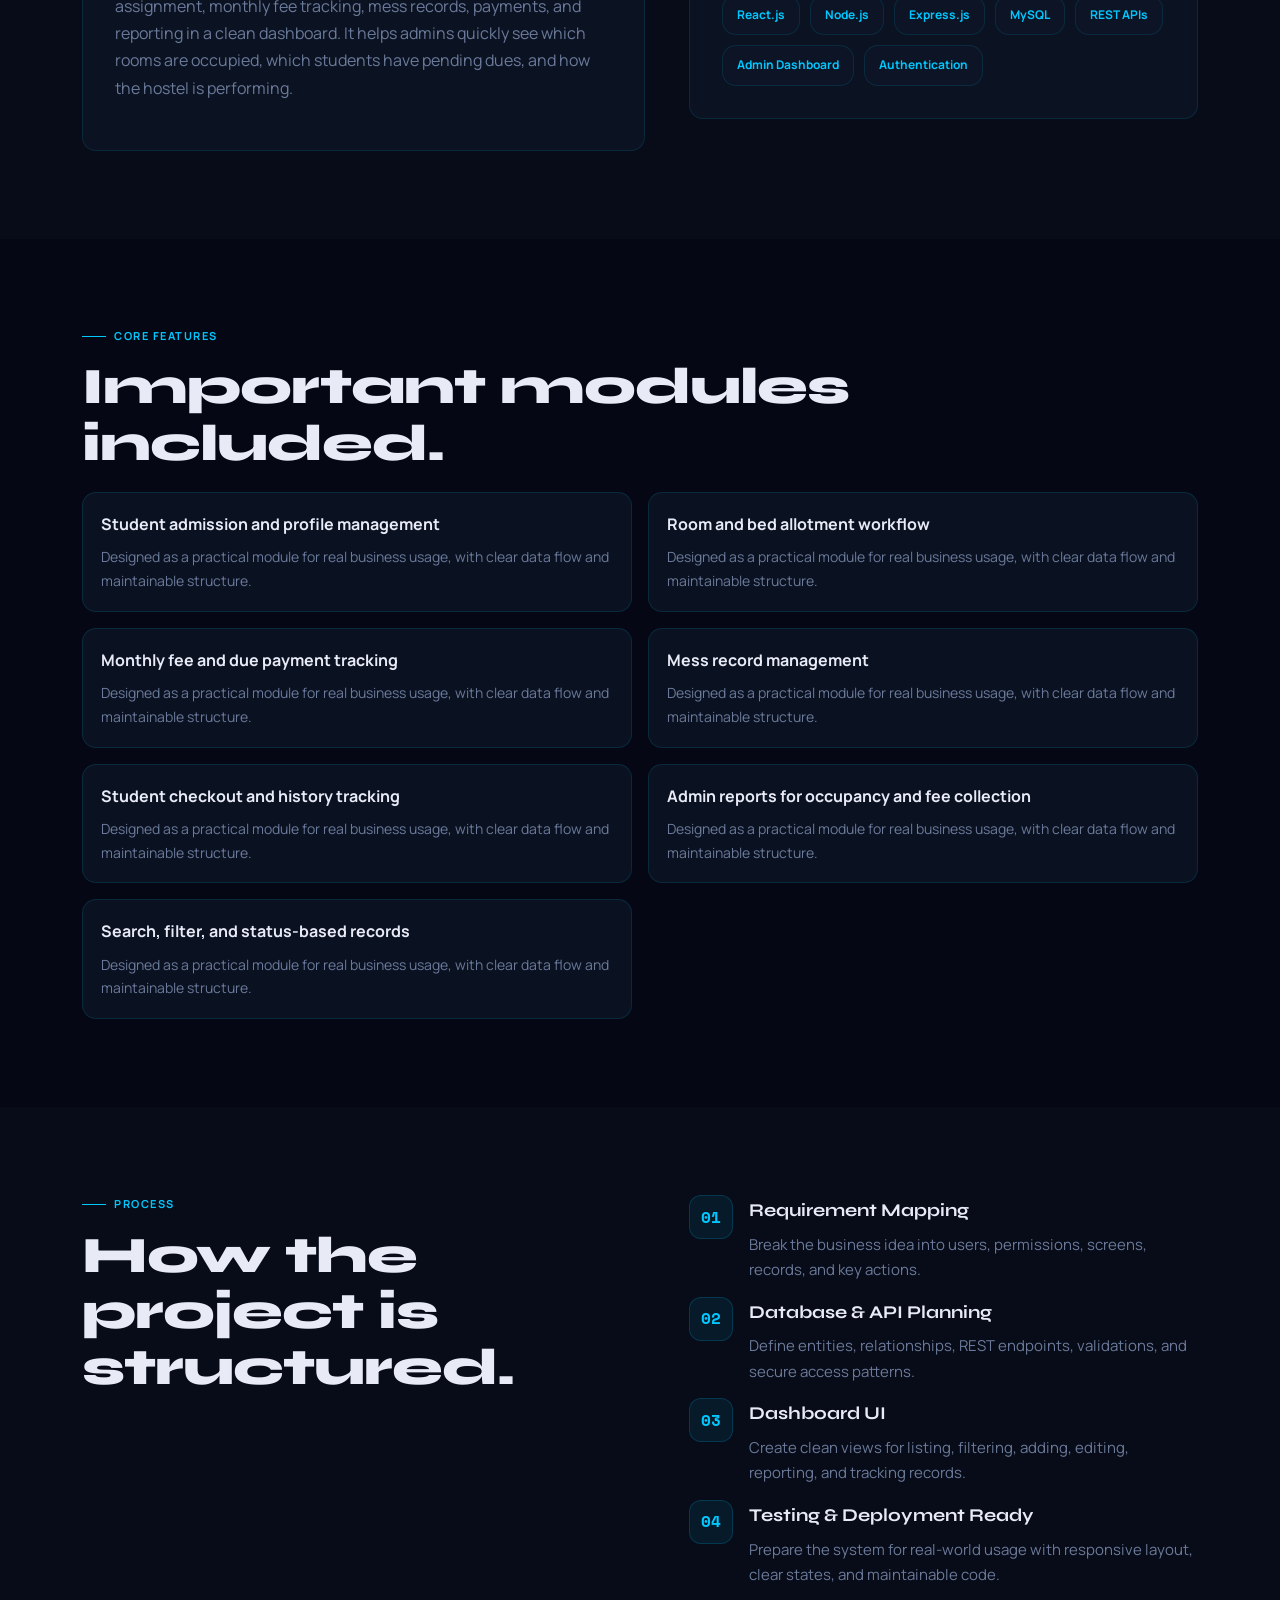
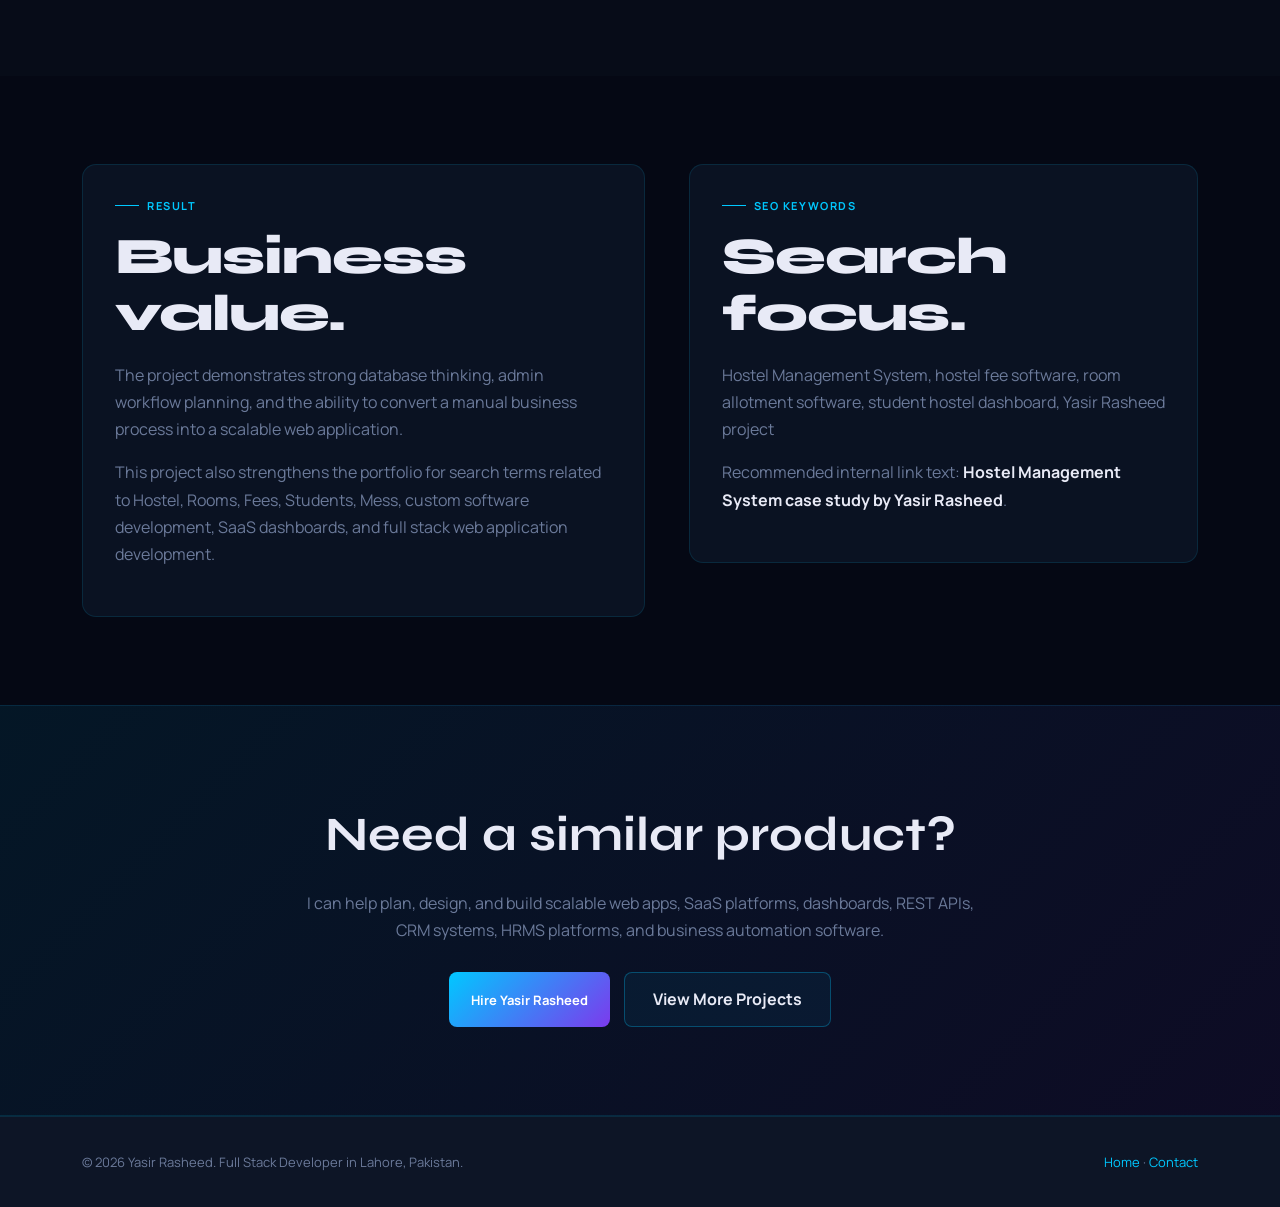
<file: projects/hostel-management-system.html>
<!DOCTYPE html>
<html lang="en">
<head>
  <meta charset="UTF-8" />
  <meta name="viewport" content="width=device-width, initial-scale=1.0" />
  <title>Hostel Management System Case Study | Yasir Rasheed</title>
  <meta name="description" content="Hostel software for room allotment, student records, fee management, mess records, and admin reporting. Case study by Yasir Rasheed, Full Stack Developer in Lahore, Pakistan." />
  <meta name="keywords" content="Hostel Management System, hostel fee software, room allotment software, student hostel dashboard, Yasir Rasheed project" />
  <meta name="author" content="Yasir Rasheed" />
  <meta name="robots" content="index, follow" />
  <link rel="canonical" href="https://iamyasirrasheed.vercel.app/projects/hostel-management-system.html" />
  <meta property="og:title" content="Hostel Management System Case Study | Yasir Rasheed" />
  <meta property="og:description" content="Hostel software for room allotment, student records, fee management, mess records, and admin reporting. Case study by Yasir Rasheed, Full Stack Developer in Lahore, Pakistan." />
  <meta property="og:url" content="https://iamyasirrasheed.vercel.app/projects/hostel-management-system.html" />
  <meta property="og:type" content="article" />
  <meta property="og:site_name" content="Yasir Rasheed Portfolio" />
  <meta name="twitter:card" content="summary_large_image" />
  <meta name="twitter:title" content="Hostel Management System Case Study | Yasir Rasheed" />
  <meta name="twitter:description" content="Hostel software for room allotment, student records, fee management, mess records, and admin reporting. Case study by Yasir Rasheed, Full Stack Developer in Lahore, Pakistan." />
  <link rel="preconnect" href="https://fonts.googleapis.com" />
  <link rel="preconnect" href="https://fonts.gstatic.com" crossorigin />
  <link href="https://fonts.googleapis.com/css2?family=Syne:wght@400;500;700;800&family=Space+Mono:wght@400;700&family=Manrope:wght@300;400;500;600;700&display=swap" rel="stylesheet" />
  <script type="application/ld+json">{"@context": "https://schema.org", "@type": "CreativeWork", "name": "Hostel Management System", "url": "https://iamyasirrasheed.vercel.app/projects/hostel-management-system.html", "description": "Hostel software for room allotment, student records, fee management, mess records, and admin reporting. Case study by Yasir Rasheed, Full Stack Developer in Lahore, Pakistan.", "author": {"@type": "Person", "name": "Yasir Rasheed", "url": "https://iamyasirrasheed.vercel.app"}, "keywords": "Hostel Management System, hostel fee software, room allotment software, student hostel dashboard, Yasir Rasheed project"}</script>
  <style>
*,*::before,*::after{box-sizing:border-box;margin:0;padding:0}:root{--bg:#050814;--bg2:#080d1a;--surface:#0d1526;--border:rgba(0,200,255,.12);--cyan:#00c8ff;--violet:#7c3aed;--cyan2:#00e5ff;--text:#e8eaf6;--muted:#6b7a9a;--font-display:'Syne',sans-serif;--font-body:'Manrope',sans-serif;--font-mono:'Space Mono',monospace}html{scroll-behavior:smooth}body{background:var(--bg);color:var(--text);font-family:var(--font-body);overflow-x:hidden;line-height:1.7}.noise{position:fixed;inset:0;z-index:0;pointer-events:none;opacity:.035;background-image:url("data:image/svg+xml,%3Csvg viewBox='0 0 256 256' xmlns='http://www.w3.org/2000/svg'%3E%3Cfilter id='n'%3E%3CfeTurbulence type='fractalNoise' baseFrequency='0.9' numOctaves='4' stitchTiles='stitch'/%3E%3C/filter%3E%3Crect width='100%25' height='100%25' filter='url(%23n)'/%3E%3C/svg%3E")}.aurora{position:fixed;inset:0;z-index:0;pointer-events:none;overflow:hidden}.ao{position:absolute;border-radius:50%;filter:blur(80px);opacity:.12}.ao1{width:700px;height:700px;background:radial-gradient(circle,#00c8ff,transparent 70%);top:-200px;left:-200px}.ao2{width:500px;height:500px;background:radial-gradient(circle,#7c3aed,transparent 70%);top:40%;right:-100px}.ao3{width:400px;height:400px;background:radial-gradient(circle,#00e5ff,transparent 70%);bottom:-100px;left:30%}.container{max-width:1180px;margin:0 auto;padding:0 32px}.navbar{position:fixed;top:0;left:0;right:0;z-index:1000;background:rgba(5,8,20,.86);backdrop-filter:blur(16px);border-bottom:1px solid var(--border)}.nav-inner{height:68px;display:flex;align-items:center;justify-content:space-between}.logo{display:flex;align-items:center;gap:10px;text-decoration:none}.lm{width:36px;height:36px;border-radius:8px;background:linear-gradient(135deg,var(--cyan),var(--violet));display:grid;place-items:center;font-family:var(--font-display);font-weight:800;font-size:13px;color:#fff}.lt{font-family:var(--font-display);font-weight:700;font-size:18px;color:var(--text)}.ld{color:var(--cyan)}.nav-links{display:flex;gap:30px;list-style:none}.nav-links a{font-size:13px;font-weight:600;color:var(--muted);text-decoration:none;letter-spacing:.04em;text-transform:uppercase}.nav-links a:hover{color:var(--cyan)}.nav-hire,.btn-primary{display:inline-flex;align-items:center;justify-content:center;gap:8px;padding:10px 22px;border-radius:8px;background:linear-gradient(135deg,var(--cyan),var(--violet));color:#fff;font-weight:700;font-size:13px;text-decoration:none;position:relative;overflow:hidden}.btn-glass{display:inline-flex;align-items:center;justify-content:center;gap:8px;padding:13px 28px;border-radius:8px;border:1px solid rgba(0,200,255,.3);background:rgba(0,200,255,.06);color:var(--text);font-weight:700;text-decoration:none}.hero{position:relative;z-index:5;padding:145px 0 70px;overflow:hidden}.hero-grid-lines{position:absolute;inset:0;z-index:-1;pointer-events:none;background-image:linear-gradient(rgba(0,200,255,.04) 1px,transparent 1px),linear-gradient(90deg,rgba(0,200,255,.04) 1px,transparent 1px);background-size:60px 60px}.badge{display:inline-flex;align-items:center;gap:10px;padding:8px 18px;border-radius:100px;border:1px solid rgba(0,200,255,.25);background:rgba(0,200,255,.06);font-size:12px;font-weight:600;color:var(--cyan);letter-spacing:.08em;text-transform:uppercase;margin-bottom:26px}.dot{width:8px;height:8px;border-radius:50%;background:var(--cyan);box-shadow:0 0 0 6px rgba(0,200,255,.08)}h1{font-family:var(--font-display);font-size:clamp(42px,6vw,78px);font-weight:800;line-height:1.03;letter-spacing:-.035em;max-width:980px;margin-bottom:24px}.grd{background:linear-gradient(135deg,var(--cyan),var(--violet));-webkit-background-clip:text;-webkit-text-fill-color:transparent}.hero-sub{font-size:18px;color:var(--muted);max-width:760px;margin-bottom:34px}.hero-sub em{font-style:normal;color:var(--cyan);font-weight:700}.hero-actions{display:flex;gap:14px;flex-wrap:wrap}.meta-grid{display:grid;grid-template-columns:repeat(4,1fr);gap:16px;margin-top:58px}.meta-card,.panel,.feature-card,.stack-pill{background:rgba(13,21,38,.82);border:1px solid var(--border);border-radius:14px}.meta-card{padding:18px}.meta-card small{display:block;color:var(--muted);font-size:11px;text-transform:uppercase;letter-spacing:.12em;margin-bottom:6px}.meta-card strong{font-family:var(--font-display);font-size:15px;color:var(--text)}.section{position:relative;z-index:5;padding:88px 0}.s-dark{background:rgba(8,13,26,.88)}.sec-label{font-size:11px;font-weight:700;letter-spacing:.14em;text-transform:uppercase;color:var(--cyan);margin-bottom:14px;display:flex;align-items:center;gap:8px}.sec-label::before{content:'';width:24px;height:1px;background:var(--cyan)}.sec-title{font-family:var(--font-display);font-size:clamp(30px,4vw,52px);font-weight:800;line-height:1.1;letter-spacing:-.02em;margin-bottom:20px}.two-col{display:grid;grid-template-columns:1.05fr .95fr;gap:44px;align-items:start}.panel{padding:32px}.panel p{color:var(--muted);margin-bottom:16px}.panel p strong{color:var(--text)}.feature-grid{display:grid;grid-template-columns:repeat(2,1fr);gap:16px}.feature-card{padding:18px;transition:.25s}.feature-card:hover{transform:translateY(-4px);border-color:rgba(0,200,255,.35)}.feature-card b{display:block;margin-bottom:7px;color:var(--text)}.feature-card p{font-size:14px;color:var(--muted)}.stack-list{display:flex;flex-wrap:wrap;gap:10px}.stack-pill{padding:9px 14px;color:var(--cyan);font-size:12px;font-weight:700}.timeline{display:grid;gap:14px}.step{display:grid;grid-template-columns:44px 1fr;gap:16px;align-items:start}.step-num{width:44px;height:44px;border-radius:12px;display:grid;place-items:center;background:rgba(0,200,255,.08);border:1px solid rgba(0,200,255,.18);font-family:var(--font-mono);color:var(--cyan);font-weight:700}.step-body h3{font-family:var(--font-display);font-size:18px;margin-bottom:6px}.step-body p{color:var(--muted);font-size:15px}.cta{border-top:1px solid var(--border);border-bottom:1px solid var(--border);background:linear-gradient(135deg,rgba(0,200,255,.08),rgba(124,58,237,.08));text-align:center}.cta h2{font-family:var(--font-display);font-size:clamp(30px,4vw,48px);margin-bottom:14px}.cta p{color:var(--muted);max-width:680px;margin:0 auto 28px}footer{position:relative;z-index:5;background:var(--surface);border-top:1px solid var(--border);padding:34px 0}.ft{display:flex;justify-content:space-between;gap:20px;flex-wrap:wrap;color:var(--muted);font-size:13px}.ft a{color:var(--cyan);text-decoration:none}@media(max-width:880px){.nav-links,.nav-hire{display:none}.meta-grid{grid-template-columns:1fr 1fr}.two-col{grid-template-columns:1fr}.feature-grid{grid-template-columns:1fr}.hero{padding-top:120px}}@media(max-width:520px){.container{padding:0 20px}.meta-grid{grid-template-columns:1fr}.hero-actions a{width:100%}}
</style>
</head>
<body>
  <div class="noise" aria-hidden="true"></div>
  <div class="aurora" aria-hidden="true"><div class="ao ao1"></div><div class="ao ao2"></div><div class="ao ao3"></div></div>
  <header class="navbar">
    <nav class="nav-inner container">
      <a href="../index.html#hero" class="logo"><div class="lm">YR</div><span class="lt">Yasir<span class="ld">.</span></span></a>
      <ul class="nav-links">
        <li><a href="../index.html#about">About</a></li>
        <li><a href="../index.html#skills">Skills</a></li>
        <li><a href="../index.html#services">Services</a></li>
        <li><a href="../index.html#projects">Projects</a></li>
        <li><a href="../index.html#contact">Contact</a></li>
      </ul>
      <a href="../index.html#contact" class="nav-hire">Hire Me</a>
    </nav>
  </header>
  <main>
    <section class="hero">
      <div class="hero-grid-lines" aria-hidden="true"></div>
      <div class="container">
        <div class="badge"><span class="dot"></span><span>Case Study / Hostel Rooms Fees</span></div>
        <h1>Hostel Management System<br><span class="grd">Project Case Study</span></h1>
        <p class="hero-sub">Hostel software for room allotment, student records, fee management, mess records, and admin reporting. Built and presented by <em>Yasir Rasheed</em>, Full Stack Developer focused on scalable products, dashboards, REST APIs, and business automation systems.</p>
        <div class="hero-actions">
          <a class="btn-primary" href="../index.html#contact">Start Similar Project</a>
          <a class="btn-glass" href="../index.html#projects">← Back to Projects</a>
        </div>
        <div class="meta-grid">
          <div class="meta-card"><small>Project Type</small><strong>Hostel Rooms Fees</strong></div>
          <div class="meta-card"><small>Role</small><strong>Product workflow</strong></div>
          <div class="meta-card"><small>Stack</small><strong>React.js + Node.js</strong></div>
          <div class="meta-card"><small>Focus</small><strong>Hostel / Rooms / Fees</strong></div>
        </div>
      </div>
    </section>

    <section class="section s-dark">
      <div class="container two-col">
        <div class="panel">
          <div class="sec-label">Overview</div>
          <h2 class="sec-title">What this product solves.</h2>
          <p><strong>Target users:</strong> Hostels, student residences, and private accommodation businesses</p>
          <p>Hostel owners need to manage students, rooms, beds, monthly fees, mess records, payments, and reports. Without a proper system, room allocation and dues tracking become difficult as the hostel grows.</p>
          <p>The Hostel Management System organizes student admission, room assignment, monthly fee tracking, mess records, payments, and reporting in a clean dashboard. It helps admins quickly see which rooms are occupied, which students have pending dues, and how the hostel is performing.</p>
        </div>
        <div class="panel">
          <div class="sec-label">My Role</div>
          <h2 class="sec-title">From workflow to product structure.</h2>
          <p>Product workflow, room allotment module, fee records, admin dashboard, reporting flow.</p>
          <p>The focus was to keep the product clean, scalable, and easy for real users to understand. Each module is planned around practical business actions, not just static screens.</p>
          <div class="stack-list"><span class="stack-pill">React.js</span><span class="stack-pill">Node.js</span><span class="stack-pill">Express.js</span><span class="stack-pill">MySQL</span><span class="stack-pill">REST APIs</span><span class="stack-pill">Admin Dashboard</span><span class="stack-pill">Authentication</span></div>
        </div>
      </div>
    </section>

    <section class="section">
      <div class="container">
        <div class="sec-label">Core Features</div>
        <h2 class="sec-title">Important modules included.</h2>
        <div class="feature-grid"><div class="feature-card"><b>Student admission and profile management</b><p>Designed as a practical module for real business usage, with clear data flow and maintainable structure.</p></div>
<div class="feature-card"><b>Room and bed allotment workflow</b><p>Designed as a practical module for real business usage, with clear data flow and maintainable structure.</p></div>
<div class="feature-card"><b>Monthly fee and due payment tracking</b><p>Designed as a practical module for real business usage, with clear data flow and maintainable structure.</p></div>
<div class="feature-card"><b>Mess record management</b><p>Designed as a practical module for real business usage, with clear data flow and maintainable structure.</p></div>
<div class="feature-card"><b>Student checkout and history tracking</b><p>Designed as a practical module for real business usage, with clear data flow and maintainable structure.</p></div>
<div class="feature-card"><b>Admin reports for occupancy and fee collection</b><p>Designed as a practical module for real business usage, with clear data flow and maintainable structure.</p></div>
<div class="feature-card"><b>Search, filter, and status-based records</b><p>Designed as a practical module for real business usage, with clear data flow and maintainable structure.</p></div></div>
      </div>
    </section>

    <section class="section s-dark">
      <div class="container two-col">
        <div>
          <div class="sec-label">Process</div>
          <h2 class="sec-title">How the project is structured.</h2>
        </div>
        <div class="timeline">
          <div class="step"><div class="step-num">01</div><div class="step-body"><h3>Requirement Mapping</h3><p>Break the business idea into users, permissions, screens, records, and key actions.</p></div></div>
          <div class="step"><div class="step-num">02</div><div class="step-body"><h3>Database & API Planning</h3><p>Define entities, relationships, REST endpoints, validations, and secure access patterns.</p></div></div>
          <div class="step"><div class="step-num">03</div><div class="step-body"><h3>Dashboard UI</h3><p>Create clean views for listing, filtering, adding, editing, reporting, and tracking records.</p></div></div>
          <div class="step"><div class="step-num">04</div><div class="step-body"><h3>Testing & Deployment Ready</h3><p>Prepare the system for real-world usage with responsive layout, clear states, and maintainable code.</p></div></div>
        </div>
      </div>
    </section>

    <section class="section">
      <div class="container two-col">
        <div class="panel">
          <div class="sec-label">Result</div>
          <h2 class="sec-title">Business value.</h2>
          <p>The project demonstrates strong database thinking, admin workflow planning, and the ability to convert a manual business process into a scalable web application.</p>
          <p>This project also strengthens the portfolio for search terms related to Hostel, Rooms, Fees, Students, Mess, custom software development, SaaS dashboards, and full stack web application development.</p>
        </div>
        <div class="panel">
          <div class="sec-label">SEO Keywords</div>
          <h2 class="sec-title">Search focus.</h2>
          <p>Hostel Management System, hostel fee software, room allotment software, student hostel dashboard, Yasir Rasheed project</p>
          <p>Recommended internal link text: <strong>Hostel Management System case study by Yasir Rasheed</strong>.</p>
        </div>
      </div>
    </section>

    <section class="section cta">
      <div class="container">
        <h2>Need a similar product?</h2>
        <p>I can help plan, design, and build scalable web apps, SaaS platforms, dashboards, REST APIs, CRM systems, HRMS platforms, and business automation software.</p>
        <div class="hero-actions" style="justify-content:center"><a class="btn-primary" href="../index.html#contact">Hire Yasir Rasheed</a><a class="btn-glass" href="../index.html#projects">View More Projects</a></div>
      </div>
    </section>
  </main>
  <footer><div class="container ft"><p>© 2026 Yasir Rasheed. Full Stack Developer in Lahore, Pakistan.</p><p><a href="../index.html">Home</a> · <a href="../index.html#contact">Contact</a></p></div></footer>
</body>
</html>
</file>
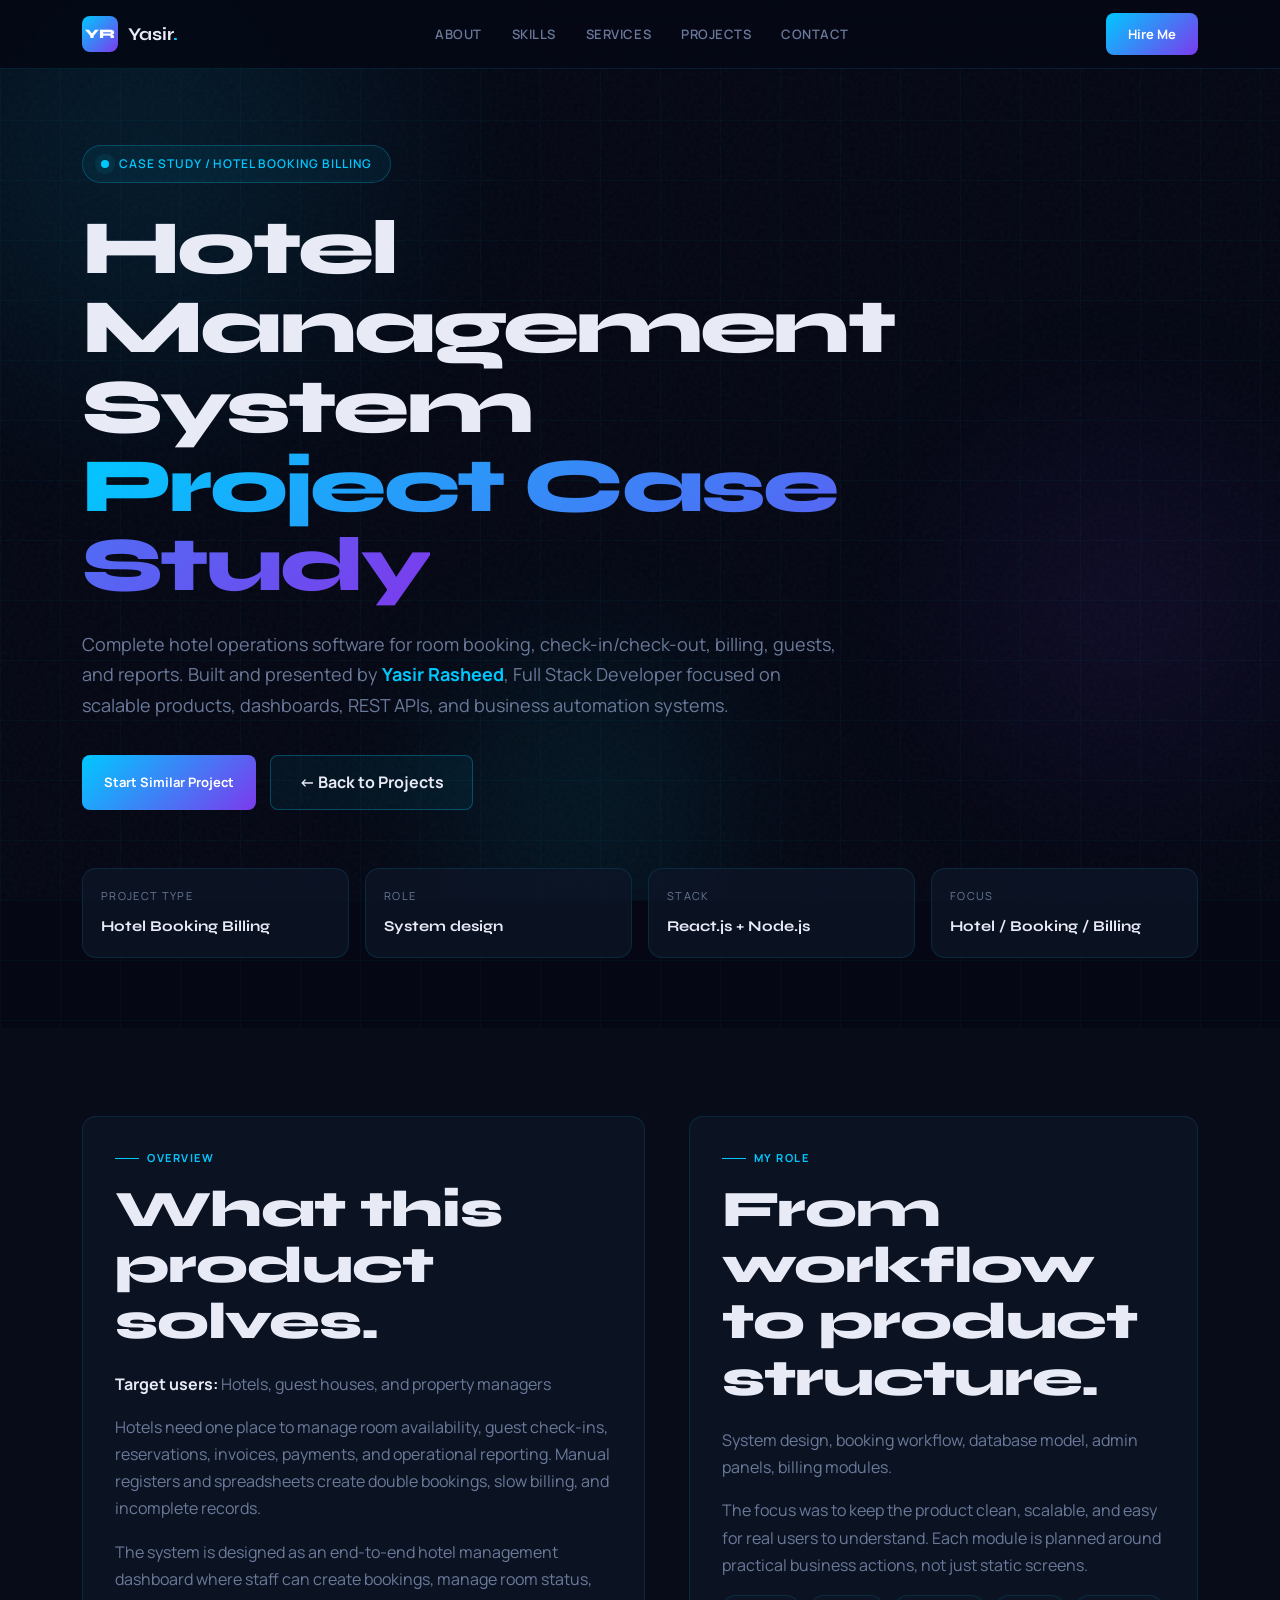
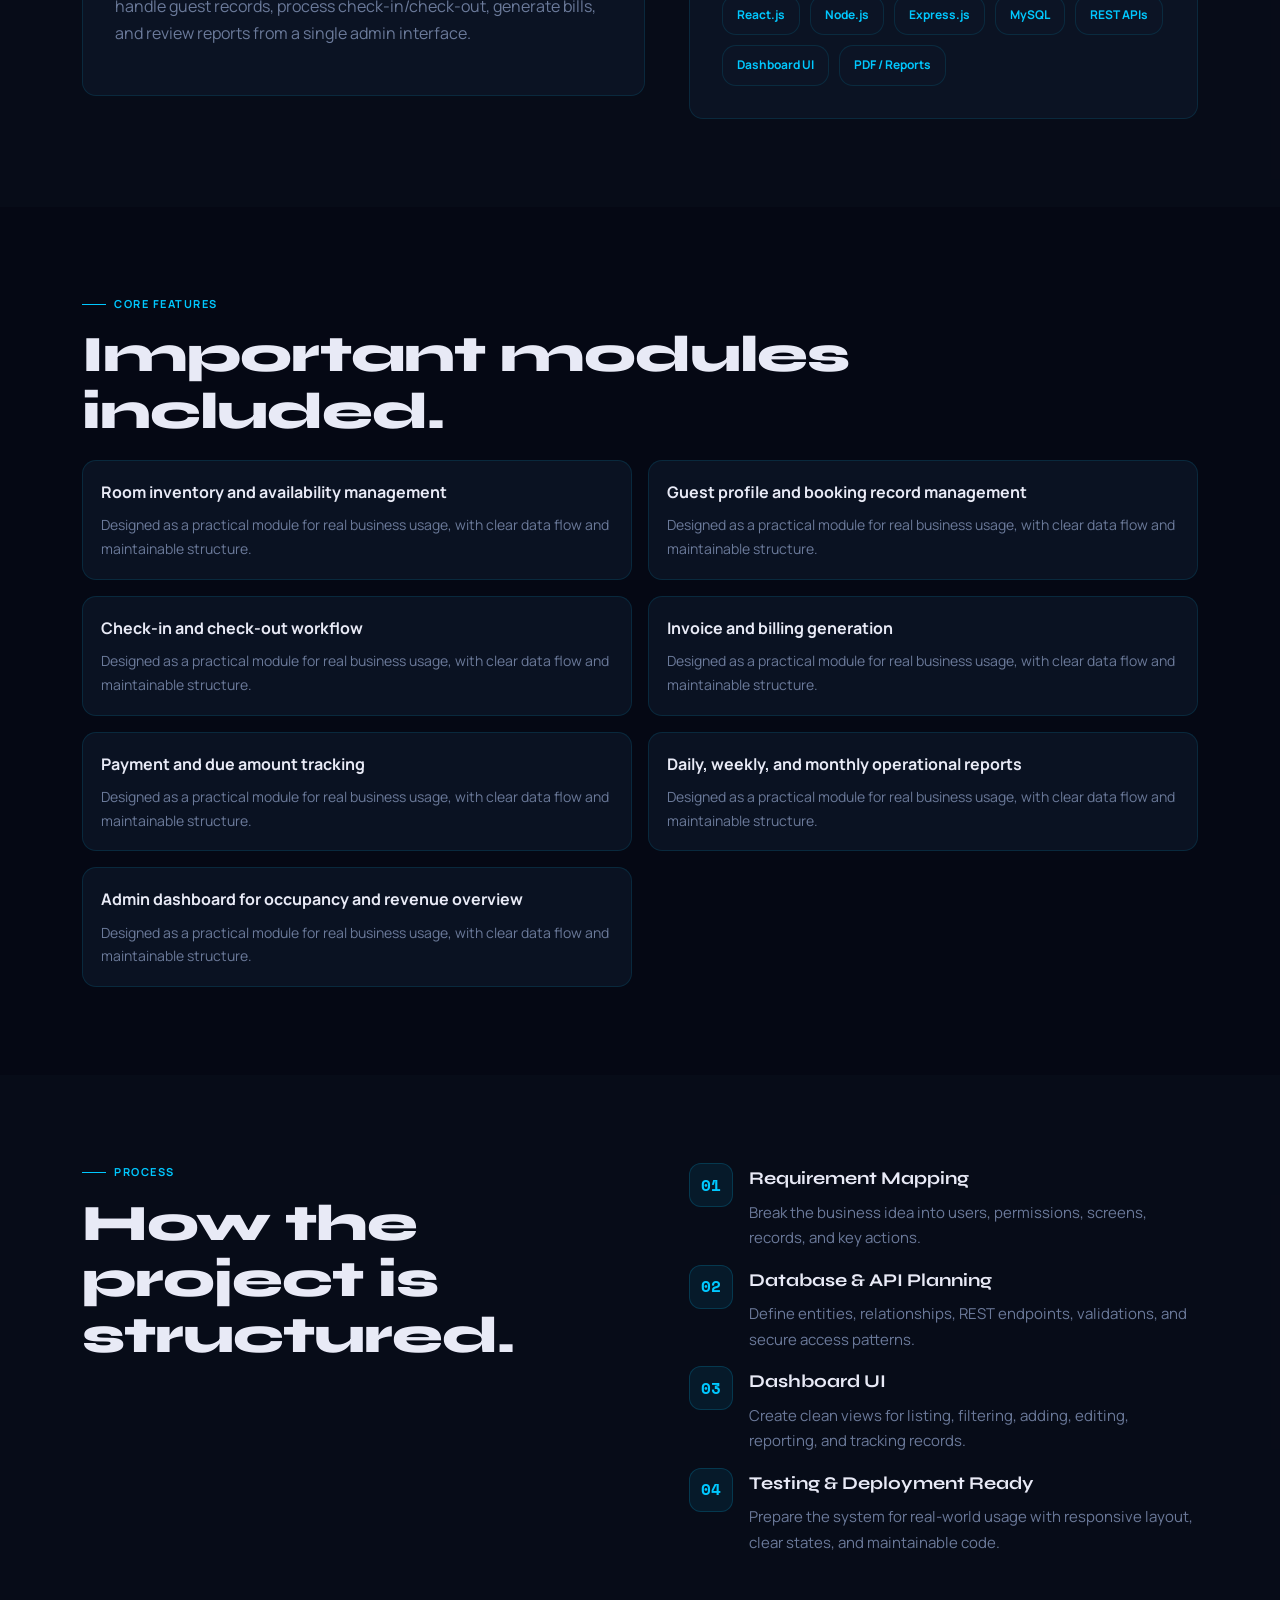
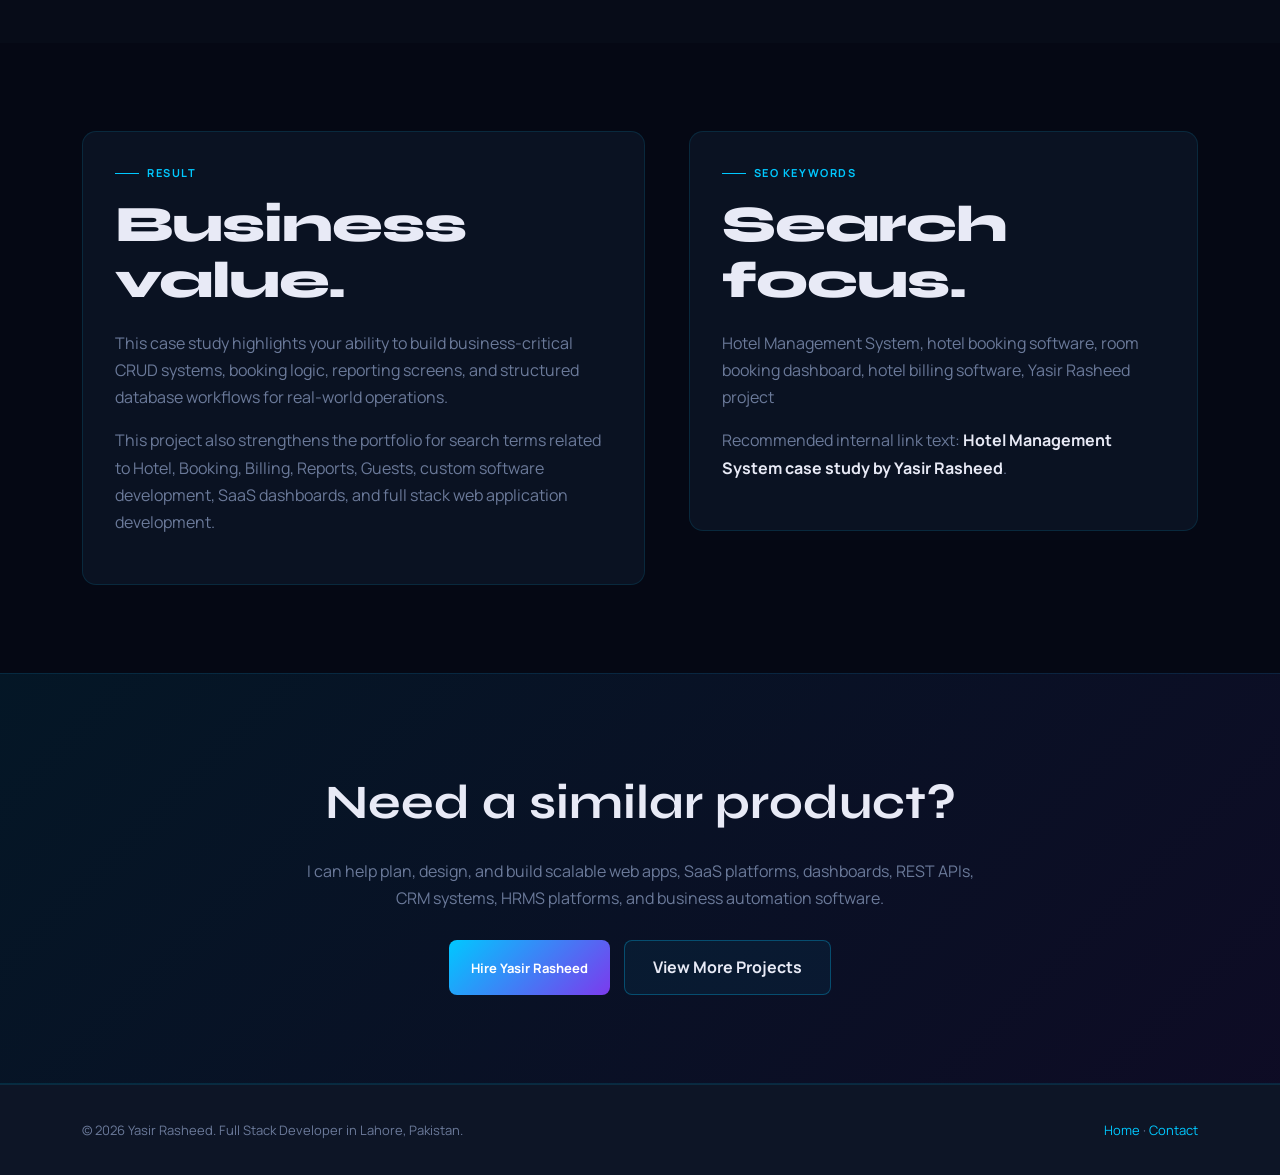
<file: projects/hotel-management-system.html>
<!DOCTYPE html>
<html lang="en">
<head>
  <meta charset="UTF-8" />
  <meta name="viewport" content="width=device-width, initial-scale=1.0" />
  <title>Hotel Management System Case Study | Yasir Rasheed</title>
  <meta name="description" content="Complete hotel operations software for room booking, check-in/check-out, billing, guests, and reports. Case study by Yasir Rasheed, Full Stack Developer in Lahore, Pakistan." />
  <meta name="keywords" content="Hotel Management System, hotel booking software, room booking dashboard, hotel billing software, Yasir Rasheed project" />
  <meta name="author" content="Yasir Rasheed" />
  <meta name="robots" content="index, follow" />
  <link rel="canonical" href="https://iamyasirrasheed.vercel.app/projects/hotel-management-system.html" />
  <meta property="og:title" content="Hotel Management System Case Study | Yasir Rasheed" />
  <meta property="og:description" content="Complete hotel operations software for room booking, check-in/check-out, billing, guests, and reports. Case study by Yasir Rasheed, Full Stack Developer in Lahore, Pakistan." />
  <meta property="og:url" content="https://iamyasirrasheed.vercel.app/projects/hotel-management-system.html" />
  <meta property="og:type" content="article" />
  <meta property="og:site_name" content="Yasir Rasheed Portfolio" />
  <meta name="twitter:card" content="summary_large_image" />
  <meta name="twitter:title" content="Hotel Management System Case Study | Yasir Rasheed" />
  <meta name="twitter:description" content="Complete hotel operations software for room booking, check-in/check-out, billing, guests, and reports. Case study by Yasir Rasheed, Full Stack Developer in Lahore, Pakistan." />
  <link rel="preconnect" href="https://fonts.googleapis.com" />
  <link rel="preconnect" href="https://fonts.gstatic.com" crossorigin />
  <link href="https://fonts.googleapis.com/css2?family=Syne:wght@400;500;700;800&family=Space+Mono:wght@400;700&family=Manrope:wght@300;400;500;600;700&display=swap" rel="stylesheet" />
  <script type="application/ld+json">{"@context": "https://schema.org", "@type": "CreativeWork", "name": "Hotel Management System", "url": "https://iamyasirrasheed.vercel.app/projects/hotel-management-system.html", "description": "Complete hotel operations software for room booking, check-in/check-out, billing, guests, and reports. Case study by Yasir Rasheed, Full Stack Developer in Lahore, Pakistan.", "author": {"@type": "Person", "name": "Yasir Rasheed", "url": "https://iamyasirrasheed.vercel.app"}, "keywords": "Hotel Management System, hotel booking software, room booking dashboard, hotel billing software, Yasir Rasheed project"}</script>
  <style>
*,*::before,*::after{box-sizing:border-box;margin:0;padding:0}:root{--bg:#050814;--bg2:#080d1a;--surface:#0d1526;--border:rgba(0,200,255,.12);--cyan:#00c8ff;--violet:#7c3aed;--cyan2:#00e5ff;--text:#e8eaf6;--muted:#6b7a9a;--font-display:'Syne',sans-serif;--font-body:'Manrope',sans-serif;--font-mono:'Space Mono',monospace}html{scroll-behavior:smooth}body{background:var(--bg);color:var(--text);font-family:var(--font-body);overflow-x:hidden;line-height:1.7}.noise{position:fixed;inset:0;z-index:0;pointer-events:none;opacity:.035;background-image:url("data:image/svg+xml,%3Csvg viewBox='0 0 256 256' xmlns='http://www.w3.org/2000/svg'%3E%3Cfilter id='n'%3E%3CfeTurbulence type='fractalNoise' baseFrequency='0.9' numOctaves='4' stitchTiles='stitch'/%3E%3C/filter%3E%3Crect width='100%25' height='100%25' filter='url(%23n)'/%3E%3C/svg%3E")}.aurora{position:fixed;inset:0;z-index:0;pointer-events:none;overflow:hidden}.ao{position:absolute;border-radius:50%;filter:blur(80px);opacity:.12}.ao1{width:700px;height:700px;background:radial-gradient(circle,#00c8ff,transparent 70%);top:-200px;left:-200px}.ao2{width:500px;height:500px;background:radial-gradient(circle,#7c3aed,transparent 70%);top:40%;right:-100px}.ao3{width:400px;height:400px;background:radial-gradient(circle,#00e5ff,transparent 70%);bottom:-100px;left:30%}.container{max-width:1180px;margin:0 auto;padding:0 32px}.navbar{position:fixed;top:0;left:0;right:0;z-index:1000;background:rgba(5,8,20,.86);backdrop-filter:blur(16px);border-bottom:1px solid var(--border)}.nav-inner{height:68px;display:flex;align-items:center;justify-content:space-between}.logo{display:flex;align-items:center;gap:10px;text-decoration:none}.lm{width:36px;height:36px;border-radius:8px;background:linear-gradient(135deg,var(--cyan),var(--violet));display:grid;place-items:center;font-family:var(--font-display);font-weight:800;font-size:13px;color:#fff}.lt{font-family:var(--font-display);font-weight:700;font-size:18px;color:var(--text)}.ld{color:var(--cyan)}.nav-links{display:flex;gap:30px;list-style:none}.nav-links a{font-size:13px;font-weight:600;color:var(--muted);text-decoration:none;letter-spacing:.04em;text-transform:uppercase}.nav-links a:hover{color:var(--cyan)}.nav-hire,.btn-primary{display:inline-flex;align-items:center;justify-content:center;gap:8px;padding:10px 22px;border-radius:8px;background:linear-gradient(135deg,var(--cyan),var(--violet));color:#fff;font-weight:700;font-size:13px;text-decoration:none;position:relative;overflow:hidden}.btn-glass{display:inline-flex;align-items:center;justify-content:center;gap:8px;padding:13px 28px;border-radius:8px;border:1px solid rgba(0,200,255,.3);background:rgba(0,200,255,.06);color:var(--text);font-weight:700;text-decoration:none}.hero{position:relative;z-index:5;padding:145px 0 70px;overflow:hidden}.hero-grid-lines{position:absolute;inset:0;z-index:-1;pointer-events:none;background-image:linear-gradient(rgba(0,200,255,.04) 1px,transparent 1px),linear-gradient(90deg,rgba(0,200,255,.04) 1px,transparent 1px);background-size:60px 60px}.badge{display:inline-flex;align-items:center;gap:10px;padding:8px 18px;border-radius:100px;border:1px solid rgba(0,200,255,.25);background:rgba(0,200,255,.06);font-size:12px;font-weight:600;color:var(--cyan);letter-spacing:.08em;text-transform:uppercase;margin-bottom:26px}.dot{width:8px;height:8px;border-radius:50%;background:var(--cyan);box-shadow:0 0 0 6px rgba(0,200,255,.08)}h1{font-family:var(--font-display);font-size:clamp(42px,6vw,78px);font-weight:800;line-height:1.03;letter-spacing:-.035em;max-width:980px;margin-bottom:24px}.grd{background:linear-gradient(135deg,var(--cyan),var(--violet));-webkit-background-clip:text;-webkit-text-fill-color:transparent}.hero-sub{font-size:18px;color:var(--muted);max-width:760px;margin-bottom:34px}.hero-sub em{font-style:normal;color:var(--cyan);font-weight:700}.hero-actions{display:flex;gap:14px;flex-wrap:wrap}.meta-grid{display:grid;grid-template-columns:repeat(4,1fr);gap:16px;margin-top:58px}.meta-card,.panel,.feature-card,.stack-pill{background:rgba(13,21,38,.82);border:1px solid var(--border);border-radius:14px}.meta-card{padding:18px}.meta-card small{display:block;color:var(--muted);font-size:11px;text-transform:uppercase;letter-spacing:.12em;margin-bottom:6px}.meta-card strong{font-family:var(--font-display);font-size:15px;color:var(--text)}.section{position:relative;z-index:5;padding:88px 0}.s-dark{background:rgba(8,13,26,.88)}.sec-label{font-size:11px;font-weight:700;letter-spacing:.14em;text-transform:uppercase;color:var(--cyan);margin-bottom:14px;display:flex;align-items:center;gap:8px}.sec-label::before{content:'';width:24px;height:1px;background:var(--cyan)}.sec-title{font-family:var(--font-display);font-size:clamp(30px,4vw,52px);font-weight:800;line-height:1.1;letter-spacing:-.02em;margin-bottom:20px}.two-col{display:grid;grid-template-columns:1.05fr .95fr;gap:44px;align-items:start}.panel{padding:32px}.panel p{color:var(--muted);margin-bottom:16px}.panel p strong{color:var(--text)}.feature-grid{display:grid;grid-template-columns:repeat(2,1fr);gap:16px}.feature-card{padding:18px;transition:.25s}.feature-card:hover{transform:translateY(-4px);border-color:rgba(0,200,255,.35)}.feature-card b{display:block;margin-bottom:7px;color:var(--text)}.feature-card p{font-size:14px;color:var(--muted)}.stack-list{display:flex;flex-wrap:wrap;gap:10px}.stack-pill{padding:9px 14px;color:var(--cyan);font-size:12px;font-weight:700}.timeline{display:grid;gap:14px}.step{display:grid;grid-template-columns:44px 1fr;gap:16px;align-items:start}.step-num{width:44px;height:44px;border-radius:12px;display:grid;place-items:center;background:rgba(0,200,255,.08);border:1px solid rgba(0,200,255,.18);font-family:var(--font-mono);color:var(--cyan);font-weight:700}.step-body h3{font-family:var(--font-display);font-size:18px;margin-bottom:6px}.step-body p{color:var(--muted);font-size:15px}.cta{border-top:1px solid var(--border);border-bottom:1px solid var(--border);background:linear-gradient(135deg,rgba(0,200,255,.08),rgba(124,58,237,.08));text-align:center}.cta h2{font-family:var(--font-display);font-size:clamp(30px,4vw,48px);margin-bottom:14px}.cta p{color:var(--muted);max-width:680px;margin:0 auto 28px}footer{position:relative;z-index:5;background:var(--surface);border-top:1px solid var(--border);padding:34px 0}.ft{display:flex;justify-content:space-between;gap:20px;flex-wrap:wrap;color:var(--muted);font-size:13px}.ft a{color:var(--cyan);text-decoration:none}@media(max-width:880px){.nav-links,.nav-hire{display:none}.meta-grid{grid-template-columns:1fr 1fr}.two-col{grid-template-columns:1fr}.feature-grid{grid-template-columns:1fr}.hero{padding-top:120px}}@media(max-width:520px){.container{padding:0 20px}.meta-grid{grid-template-columns:1fr}.hero-actions a{width:100%}}
</style>
</head>
<body>
  <div class="noise" aria-hidden="true"></div>
  <div class="aurora" aria-hidden="true"><div class="ao ao1"></div><div class="ao ao2"></div><div class="ao ao3"></div></div>
  <header class="navbar">
    <nav class="nav-inner container">
      <a href="../index.html#hero" class="logo"><div class="lm">YR</div><span class="lt">Yasir<span class="ld">.</span></span></a>
      <ul class="nav-links">
        <li><a href="../index.html#about">About</a></li>
        <li><a href="../index.html#skills">Skills</a></li>
        <li><a href="../index.html#services">Services</a></li>
        <li><a href="../index.html#projects">Projects</a></li>
        <li><a href="../index.html#contact">Contact</a></li>
      </ul>
      <a href="../index.html#contact" class="nav-hire">Hire Me</a>
    </nav>
  </header>
  <main>
    <section class="hero">
      <div class="hero-grid-lines" aria-hidden="true"></div>
      <div class="container">
        <div class="badge"><span class="dot"></span><span>Case Study / Hotel Booking Billing</span></div>
        <h1>Hotel Management System<br><span class="grd">Project Case Study</span></h1>
        <p class="hero-sub">Complete hotel operations software for room booking, check-in/check-out, billing, guests, and reports. Built and presented by <em>Yasir Rasheed</em>, Full Stack Developer focused on scalable products, dashboards, REST APIs, and business automation systems.</p>
        <div class="hero-actions">
          <a class="btn-primary" href="../index.html#contact">Start Similar Project</a>
          <a class="btn-glass" href="../index.html#projects">← Back to Projects</a>
        </div>
        <div class="meta-grid">
          <div class="meta-card"><small>Project Type</small><strong>Hotel Booking Billing</strong></div>
          <div class="meta-card"><small>Role</small><strong>System design</strong></div>
          <div class="meta-card"><small>Stack</small><strong>React.js + Node.js</strong></div>
          <div class="meta-card"><small>Focus</small><strong>Hotel / Booking / Billing</strong></div>
        </div>
      </div>
    </section>

    <section class="section s-dark">
      <div class="container two-col">
        <div class="panel">
          <div class="sec-label">Overview</div>
          <h2 class="sec-title">What this product solves.</h2>
          <p><strong>Target users:</strong> Hotels, guest houses, and property managers</p>
          <p>Hotels need one place to manage room availability, guest check-ins, reservations, invoices, payments, and operational reporting. Manual registers and spreadsheets create double bookings, slow billing, and incomplete records.</p>
          <p>The system is designed as an end-to-end hotel management dashboard where staff can create bookings, manage room status, handle guest records, process check-in/check-out, generate bills, and review reports from a single admin interface.</p>
        </div>
        <div class="panel">
          <div class="sec-label">My Role</div>
          <h2 class="sec-title">From workflow to product structure.</h2>
          <p>System design, booking workflow, database model, admin panels, billing modules.</p>
          <p>The focus was to keep the product clean, scalable, and easy for real users to understand. Each module is planned around practical business actions, not just static screens.</p>
          <div class="stack-list"><span class="stack-pill">React.js</span><span class="stack-pill">Node.js</span><span class="stack-pill">Express.js</span><span class="stack-pill">MySQL</span><span class="stack-pill">REST APIs</span><span class="stack-pill">Dashboard UI</span><span class="stack-pill">PDF / Reports</span></div>
        </div>
      </div>
    </section>

    <section class="section">
      <div class="container">
        <div class="sec-label">Core Features</div>
        <h2 class="sec-title">Important modules included.</h2>
        <div class="feature-grid"><div class="feature-card"><b>Room inventory and availability management</b><p>Designed as a practical module for real business usage, with clear data flow and maintainable structure.</p></div>
<div class="feature-card"><b>Guest profile and booking record management</b><p>Designed as a practical module for real business usage, with clear data flow and maintainable structure.</p></div>
<div class="feature-card"><b>Check-in and check-out workflow</b><p>Designed as a practical module for real business usage, with clear data flow and maintainable structure.</p></div>
<div class="feature-card"><b>Invoice and billing generation</b><p>Designed as a practical module for real business usage, with clear data flow and maintainable structure.</p></div>
<div class="feature-card"><b>Payment and due amount tracking</b><p>Designed as a practical module for real business usage, with clear data flow and maintainable structure.</p></div>
<div class="feature-card"><b>Daily, weekly, and monthly operational reports</b><p>Designed as a practical module for real business usage, with clear data flow and maintainable structure.</p></div>
<div class="feature-card"><b>Admin dashboard for occupancy and revenue overview</b><p>Designed as a practical module for real business usage, with clear data flow and maintainable structure.</p></div></div>
      </div>
    </section>

    <section class="section s-dark">
      <div class="container two-col">
        <div>
          <div class="sec-label">Process</div>
          <h2 class="sec-title">How the project is structured.</h2>
        </div>
        <div class="timeline">
          <div class="step"><div class="step-num">01</div><div class="step-body"><h3>Requirement Mapping</h3><p>Break the business idea into users, permissions, screens, records, and key actions.</p></div></div>
          <div class="step"><div class="step-num">02</div><div class="step-body"><h3>Database & API Planning</h3><p>Define entities, relationships, REST endpoints, validations, and secure access patterns.</p></div></div>
          <div class="step"><div class="step-num">03</div><div class="step-body"><h3>Dashboard UI</h3><p>Create clean views for listing, filtering, adding, editing, reporting, and tracking records.</p></div></div>
          <div class="step"><div class="step-num">04</div><div class="step-body"><h3>Testing & Deployment Ready</h3><p>Prepare the system for real-world usage with responsive layout, clear states, and maintainable code.</p></div></div>
        </div>
      </div>
    </section>

    <section class="section">
      <div class="container two-col">
        <div class="panel">
          <div class="sec-label">Result</div>
          <h2 class="sec-title">Business value.</h2>
          <p>This case study highlights your ability to build business-critical CRUD systems, booking logic, reporting screens, and structured database workflows for real-world operations.</p>
          <p>This project also strengthens the portfolio for search terms related to Hotel, Booking, Billing, Reports, Guests, custom software development, SaaS dashboards, and full stack web application development.</p>
        </div>
        <div class="panel">
          <div class="sec-label">SEO Keywords</div>
          <h2 class="sec-title">Search focus.</h2>
          <p>Hotel Management System, hotel booking software, room booking dashboard, hotel billing software, Yasir Rasheed project</p>
          <p>Recommended internal link text: <strong>Hotel Management System case study by Yasir Rasheed</strong>.</p>
        </div>
      </div>
    </section>

    <section class="section cta">
      <div class="container">
        <h2>Need a similar product?</h2>
        <p>I can help plan, design, and build scalable web apps, SaaS platforms, dashboards, REST APIs, CRM systems, HRMS platforms, and business automation software.</p>
        <div class="hero-actions" style="justify-content:center"><a class="btn-primary" href="../index.html#contact">Hire Yasir Rasheed</a><a class="btn-glass" href="../index.html#projects">View More Projects</a></div>
      </div>
    </section>
  </main>
  <footer><div class="container ft"><p>© 2026 Yasir Rasheed. Full Stack Developer in Lahore, Pakistan.</p><p><a href="../index.html">Home</a> · <a href="../index.html#contact">Contact</a></p></div></footer>
</body>
</html>
</file>
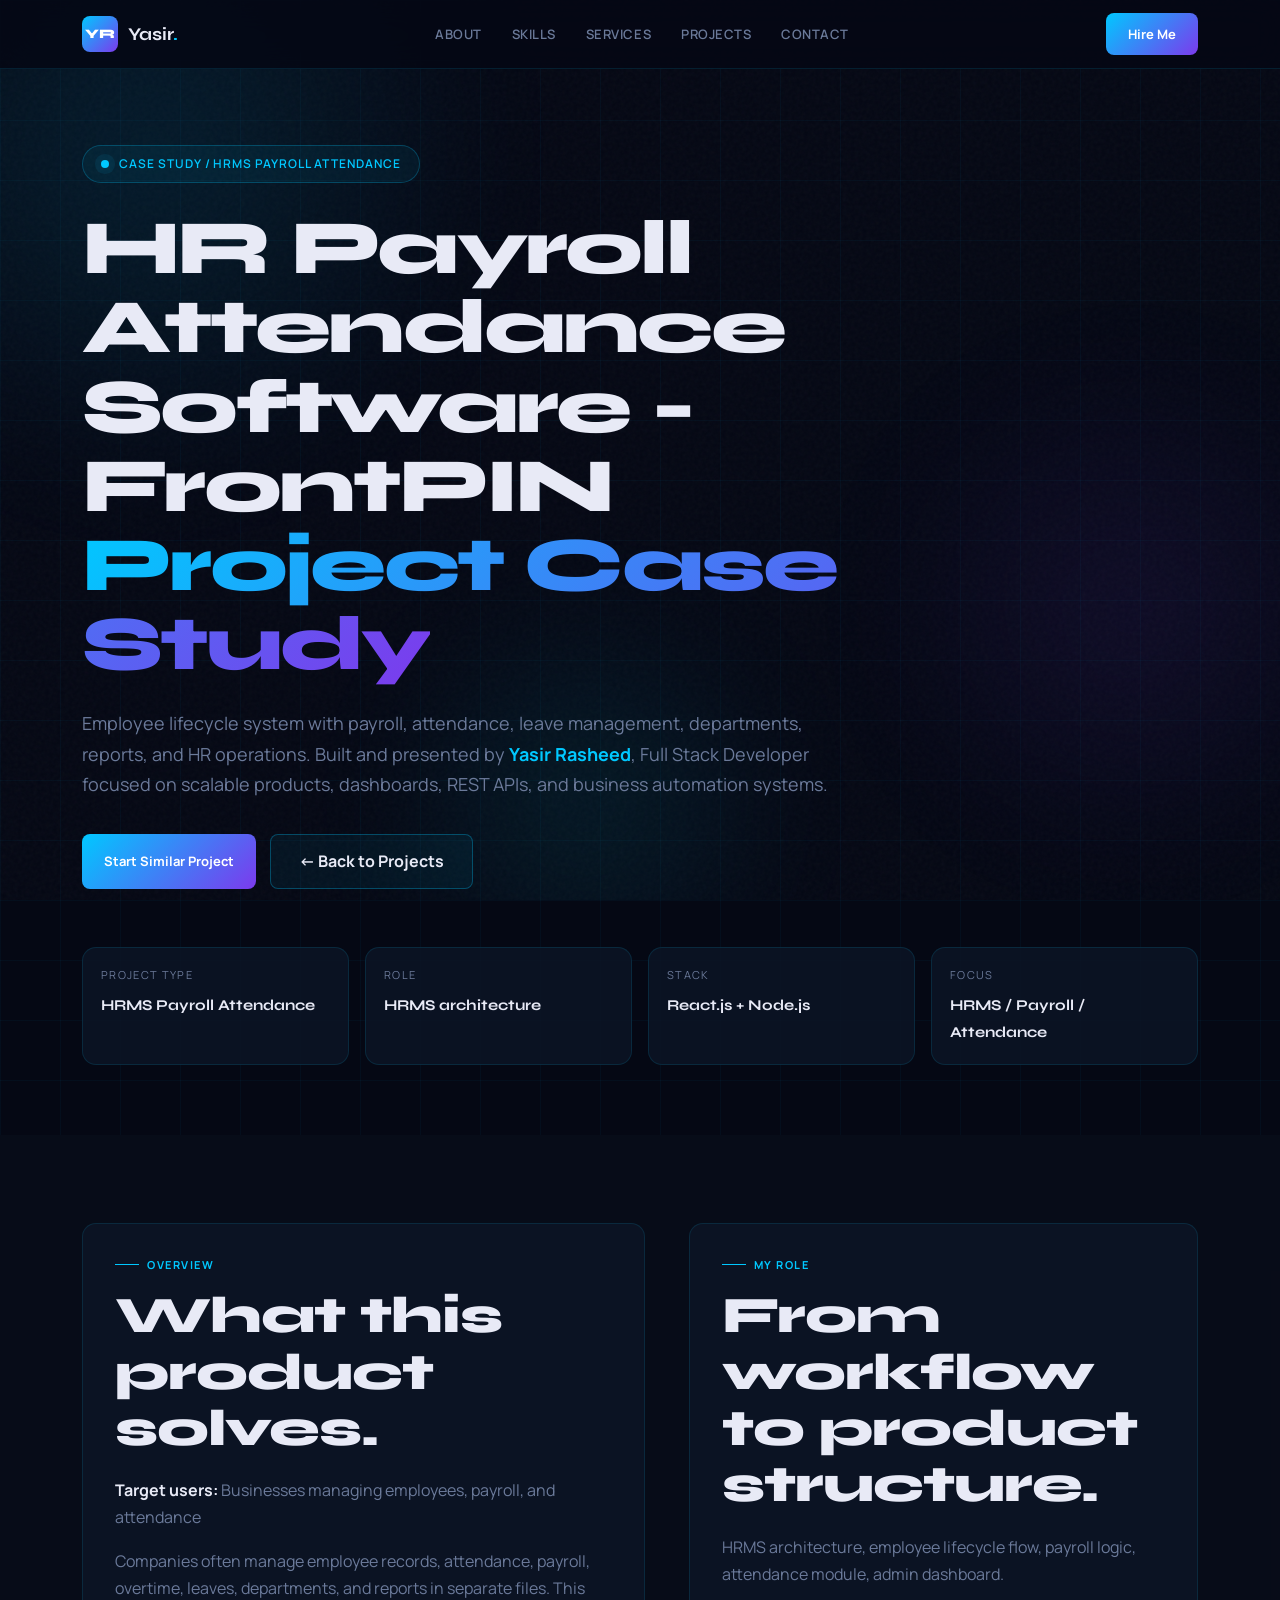
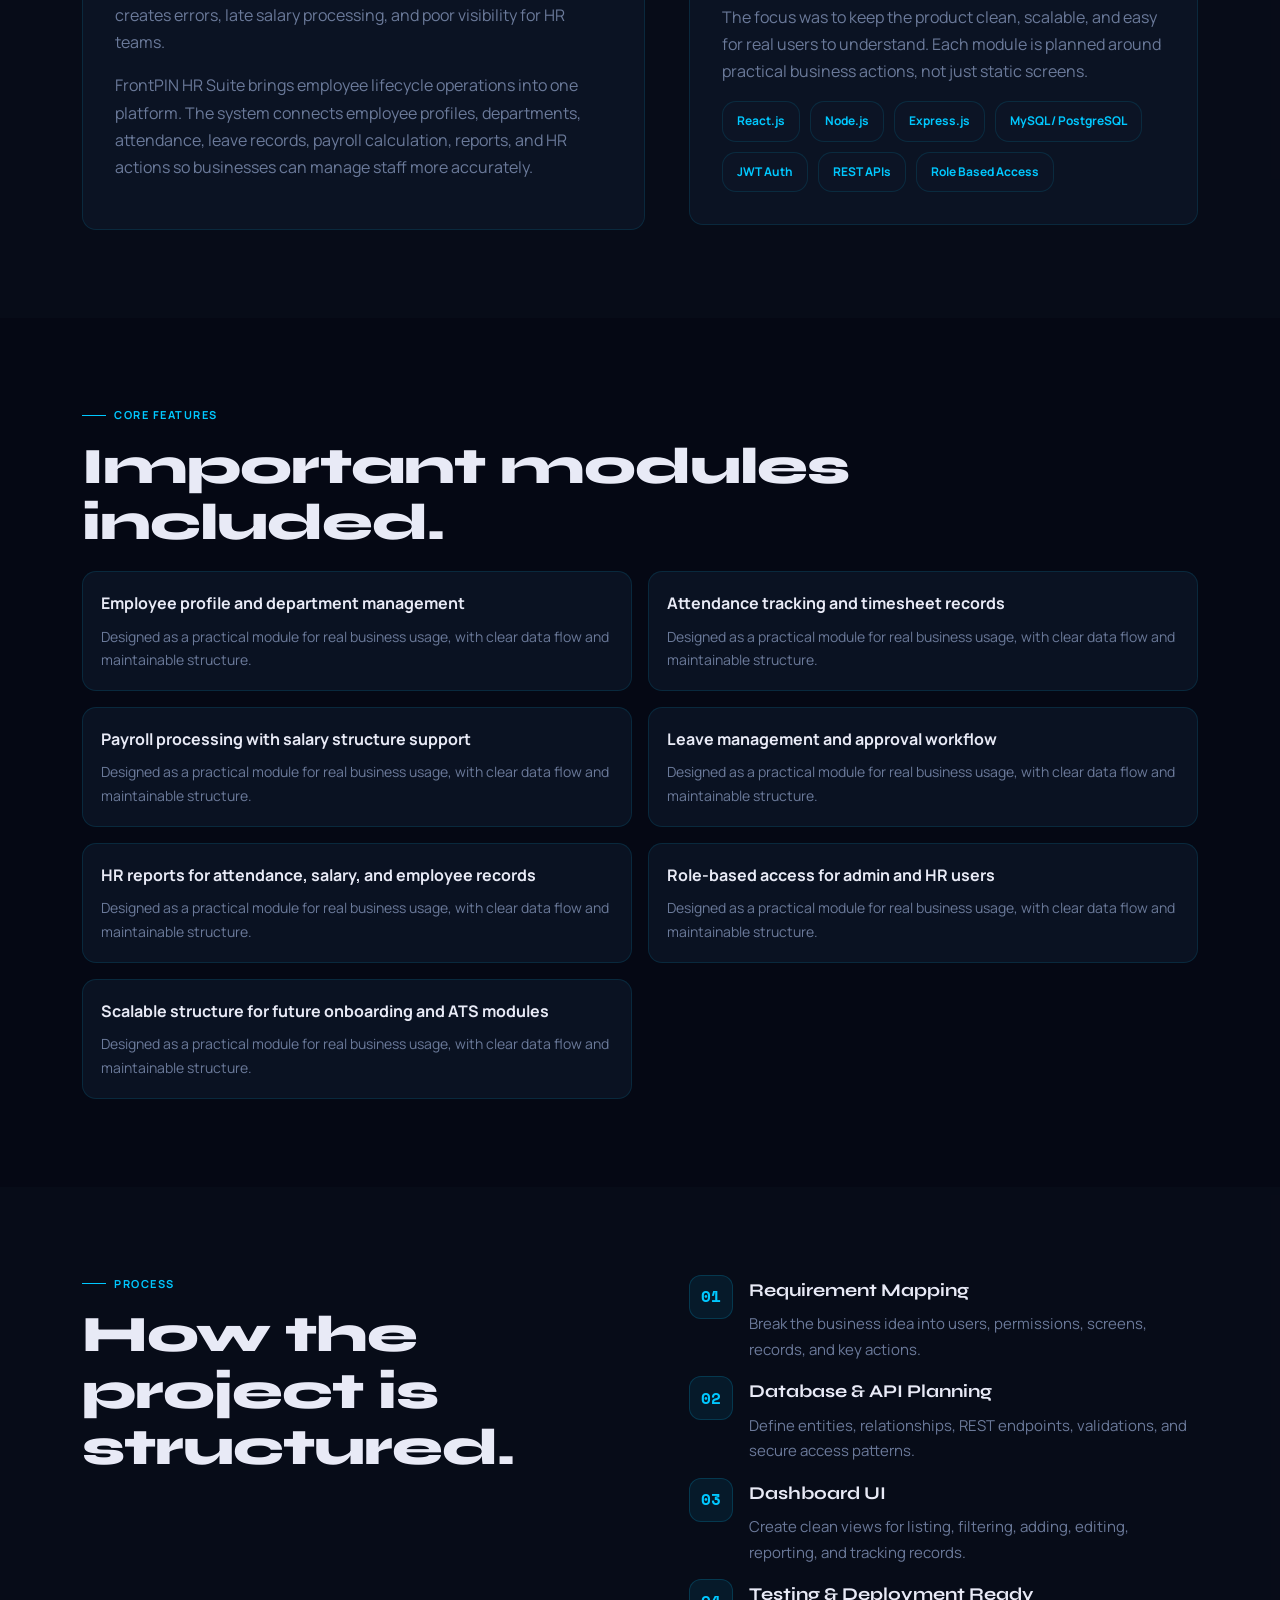
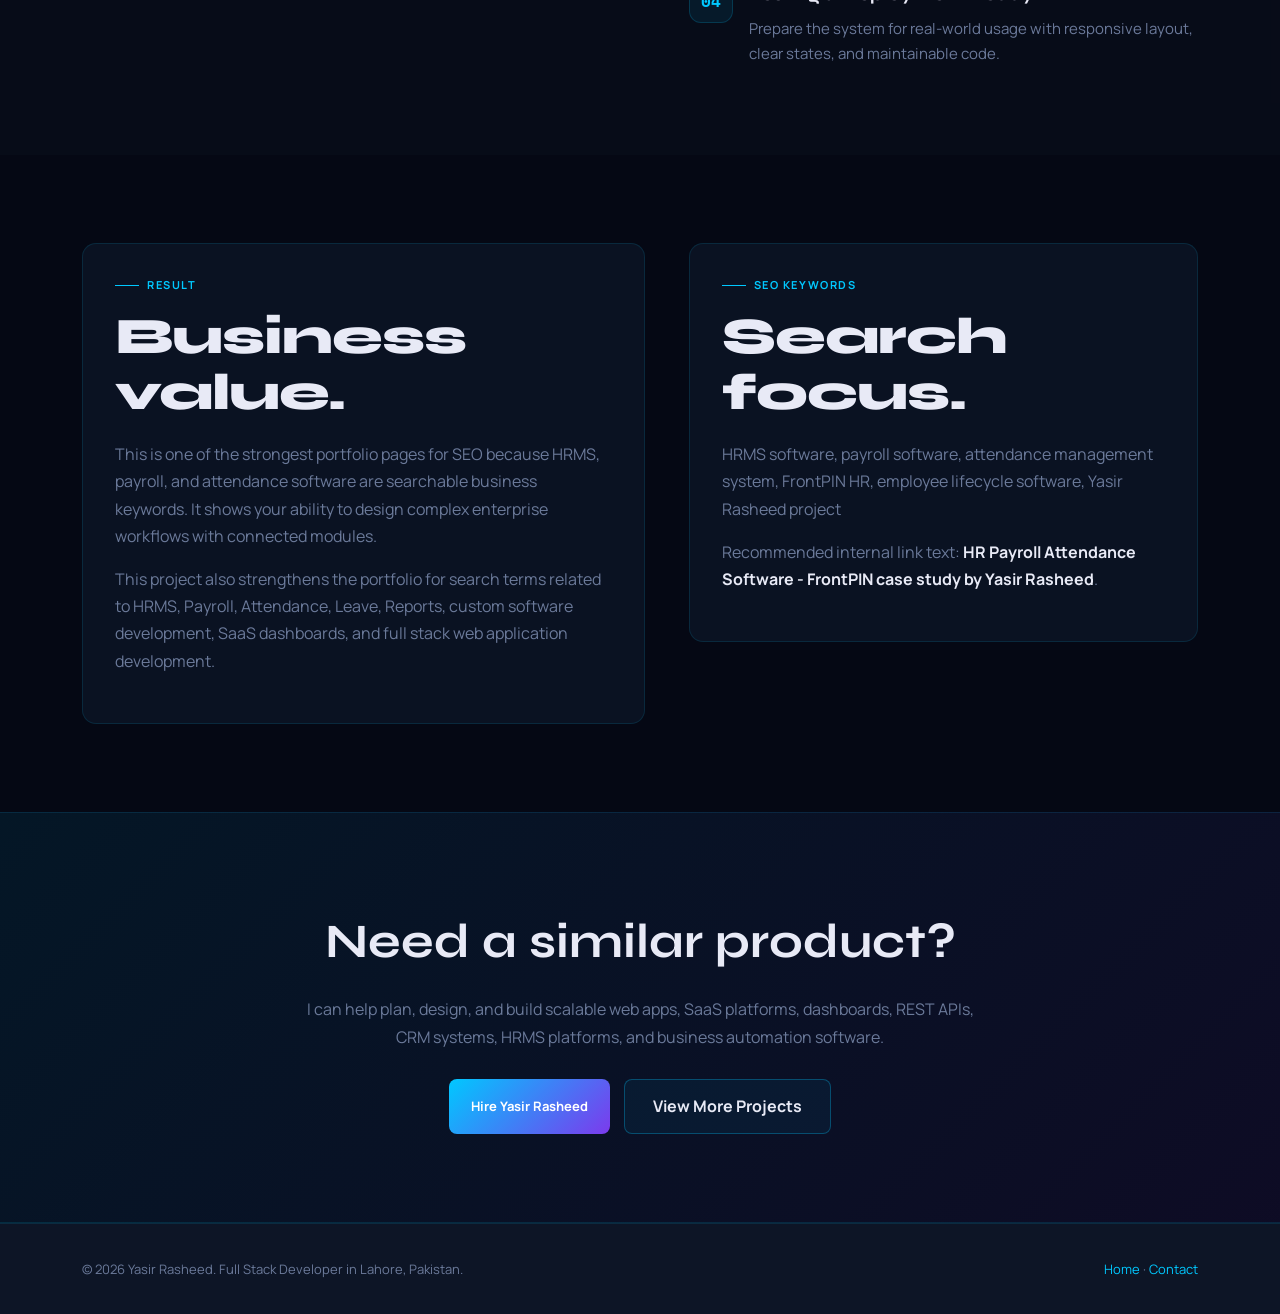
<file: projects/hr-payroll-attendance-frontpin.html>
<!DOCTYPE html>
<html lang="en">
<head>
  <meta charset="UTF-8" />
  <meta name="viewport" content="width=device-width, initial-scale=1.0" />
  <title>HR Payroll Attendance Software - FrontPIN Case Study | Yasir Rasheed</title>
  <meta name="description" content="Employee lifecycle system with payroll, attendance, leave management, departments, reports, and HR operations. Case study by Yasir Rasheed, Full Stack Developer in Lahore, Pakistan." />
  <meta name="keywords" content="HRMS software, payroll software, attendance management system, FrontPIN HR, employee lifecycle software, Yasir Rasheed project" />
  <meta name="author" content="Yasir Rasheed" />
  <meta name="robots" content="index, follow" />
  <link rel="canonical" href="https://iamyasirrasheed.vercel.app/projects/hr-payroll-attendance-frontpin.html" />
  <meta property="og:title" content="HR Payroll Attendance Software - FrontPIN Case Study | Yasir Rasheed" />
  <meta property="og:description" content="Employee lifecycle system with payroll, attendance, leave management, departments, reports, and HR operations. Case study by Yasir Rasheed, Full Stack Developer in Lahore, Pakistan." />
  <meta property="og:url" content="https://iamyasirrasheed.vercel.app/projects/hr-payroll-attendance-frontpin.html" />
  <meta property="og:type" content="article" />
  <meta property="og:site_name" content="Yasir Rasheed Portfolio" />
  <meta name="twitter:card" content="summary_large_image" />
  <meta name="twitter:title" content="HR Payroll Attendance Software - FrontPIN Case Study | Yasir Rasheed" />
  <meta name="twitter:description" content="Employee lifecycle system with payroll, attendance, leave management, departments, reports, and HR operations. Case study by Yasir Rasheed, Full Stack Developer in Lahore, Pakistan." />
  <link rel="preconnect" href="https://fonts.googleapis.com" />
  <link rel="preconnect" href="https://fonts.gstatic.com" crossorigin />
  <link href="https://fonts.googleapis.com/css2?family=Syne:wght@400;500;700;800&family=Space+Mono:wght@400;700&family=Manrope:wght@300;400;500;600;700&display=swap" rel="stylesheet" />
  <script type="application/ld+json">{"@context": "https://schema.org", "@type": "CreativeWork", "name": "HR Payroll Attendance Software - FrontPIN", "url": "https://iamyasirrasheed.vercel.app/projects/hr-payroll-attendance-frontpin.html", "description": "Employee lifecycle system with payroll, attendance, leave management, departments, reports, and HR operations. Case study by Yasir Rasheed, Full Stack Developer in Lahore, Pakistan.", "author": {"@type": "Person", "name": "Yasir Rasheed", "url": "https://iamyasirrasheed.vercel.app"}, "keywords": "HRMS software, payroll software, attendance management system, FrontPIN HR, employee lifecycle software, Yasir Rasheed project"}</script>
  <style>
*,*::before,*::after{box-sizing:border-box;margin:0;padding:0}:root{--bg:#050814;--bg2:#080d1a;--surface:#0d1526;--border:rgba(0,200,255,.12);--cyan:#00c8ff;--violet:#7c3aed;--cyan2:#00e5ff;--text:#e8eaf6;--muted:#6b7a9a;--font-display:'Syne',sans-serif;--font-body:'Manrope',sans-serif;--font-mono:'Space Mono',monospace}html{scroll-behavior:smooth}body{background:var(--bg);color:var(--text);font-family:var(--font-body);overflow-x:hidden;line-height:1.7}.noise{position:fixed;inset:0;z-index:0;pointer-events:none;opacity:.035;background-image:url("data:image/svg+xml,%3Csvg viewBox='0 0 256 256' xmlns='http://www.w3.org/2000/svg'%3E%3Cfilter id='n'%3E%3CfeTurbulence type='fractalNoise' baseFrequency='0.9' numOctaves='4' stitchTiles='stitch'/%3E%3C/filter%3E%3Crect width='100%25' height='100%25' filter='url(%23n)'/%3E%3C/svg%3E")}.aurora{position:fixed;inset:0;z-index:0;pointer-events:none;overflow:hidden}.ao{position:absolute;border-radius:50%;filter:blur(80px);opacity:.12}.ao1{width:700px;height:700px;background:radial-gradient(circle,#00c8ff,transparent 70%);top:-200px;left:-200px}.ao2{width:500px;height:500px;background:radial-gradient(circle,#7c3aed,transparent 70%);top:40%;right:-100px}.ao3{width:400px;height:400px;background:radial-gradient(circle,#00e5ff,transparent 70%);bottom:-100px;left:30%}.container{max-width:1180px;margin:0 auto;padding:0 32px}.navbar{position:fixed;top:0;left:0;right:0;z-index:1000;background:rgba(5,8,20,.86);backdrop-filter:blur(16px);border-bottom:1px solid var(--border)}.nav-inner{height:68px;display:flex;align-items:center;justify-content:space-between}.logo{display:flex;align-items:center;gap:10px;text-decoration:none}.lm{width:36px;height:36px;border-radius:8px;background:linear-gradient(135deg,var(--cyan),var(--violet));display:grid;place-items:center;font-family:var(--font-display);font-weight:800;font-size:13px;color:#fff}.lt{font-family:var(--font-display);font-weight:700;font-size:18px;color:var(--text)}.ld{color:var(--cyan)}.nav-links{display:flex;gap:30px;list-style:none}.nav-links a{font-size:13px;font-weight:600;color:var(--muted);text-decoration:none;letter-spacing:.04em;text-transform:uppercase}.nav-links a:hover{color:var(--cyan)}.nav-hire,.btn-primary{display:inline-flex;align-items:center;justify-content:center;gap:8px;padding:10px 22px;border-radius:8px;background:linear-gradient(135deg,var(--cyan),var(--violet));color:#fff;font-weight:700;font-size:13px;text-decoration:none;position:relative;overflow:hidden}.btn-glass{display:inline-flex;align-items:center;justify-content:center;gap:8px;padding:13px 28px;border-radius:8px;border:1px solid rgba(0,200,255,.3);background:rgba(0,200,255,.06);color:var(--text);font-weight:700;text-decoration:none}.hero{position:relative;z-index:5;padding:145px 0 70px;overflow:hidden}.hero-grid-lines{position:absolute;inset:0;z-index:-1;pointer-events:none;background-image:linear-gradient(rgba(0,200,255,.04) 1px,transparent 1px),linear-gradient(90deg,rgba(0,200,255,.04) 1px,transparent 1px);background-size:60px 60px}.badge{display:inline-flex;align-items:center;gap:10px;padding:8px 18px;border-radius:100px;border:1px solid rgba(0,200,255,.25);background:rgba(0,200,255,.06);font-size:12px;font-weight:600;color:var(--cyan);letter-spacing:.08em;text-transform:uppercase;margin-bottom:26px}.dot{width:8px;height:8px;border-radius:50%;background:var(--cyan);box-shadow:0 0 0 6px rgba(0,200,255,.08)}h1{font-family:var(--font-display);font-size:clamp(42px,6vw,78px);font-weight:800;line-height:1.03;letter-spacing:-.035em;max-width:980px;margin-bottom:24px}.grd{background:linear-gradient(135deg,var(--cyan),var(--violet));-webkit-background-clip:text;-webkit-text-fill-color:transparent}.hero-sub{font-size:18px;color:var(--muted);max-width:760px;margin-bottom:34px}.hero-sub em{font-style:normal;color:var(--cyan);font-weight:700}.hero-actions{display:flex;gap:14px;flex-wrap:wrap}.meta-grid{display:grid;grid-template-columns:repeat(4,1fr);gap:16px;margin-top:58px}.meta-card,.panel,.feature-card,.stack-pill{background:rgba(13,21,38,.82);border:1px solid var(--border);border-radius:14px}.meta-card{padding:18px}.meta-card small{display:block;color:var(--muted);font-size:11px;text-transform:uppercase;letter-spacing:.12em;margin-bottom:6px}.meta-card strong{font-family:var(--font-display);font-size:15px;color:var(--text)}.section{position:relative;z-index:5;padding:88px 0}.s-dark{background:rgba(8,13,26,.88)}.sec-label{font-size:11px;font-weight:700;letter-spacing:.14em;text-transform:uppercase;color:var(--cyan);margin-bottom:14px;display:flex;align-items:center;gap:8px}.sec-label::before{content:'';width:24px;height:1px;background:var(--cyan)}.sec-title{font-family:var(--font-display);font-size:clamp(30px,4vw,52px);font-weight:800;line-height:1.1;letter-spacing:-.02em;margin-bottom:20px}.two-col{display:grid;grid-template-columns:1.05fr .95fr;gap:44px;align-items:start}.panel{padding:32px}.panel p{color:var(--muted);margin-bottom:16px}.panel p strong{color:var(--text)}.feature-grid{display:grid;grid-template-columns:repeat(2,1fr);gap:16px}.feature-card{padding:18px;transition:.25s}.feature-card:hover{transform:translateY(-4px);border-color:rgba(0,200,255,.35)}.feature-card b{display:block;margin-bottom:7px;color:var(--text)}.feature-card p{font-size:14px;color:var(--muted)}.stack-list{display:flex;flex-wrap:wrap;gap:10px}.stack-pill{padding:9px 14px;color:var(--cyan);font-size:12px;font-weight:700}.timeline{display:grid;gap:14px}.step{display:grid;grid-template-columns:44px 1fr;gap:16px;align-items:start}.step-num{width:44px;height:44px;border-radius:12px;display:grid;place-items:center;background:rgba(0,200,255,.08);border:1px solid rgba(0,200,255,.18);font-family:var(--font-mono);color:var(--cyan);font-weight:700}.step-body h3{font-family:var(--font-display);font-size:18px;margin-bottom:6px}.step-body p{color:var(--muted);font-size:15px}.cta{border-top:1px solid var(--border);border-bottom:1px solid var(--border);background:linear-gradient(135deg,rgba(0,200,255,.08),rgba(124,58,237,.08));text-align:center}.cta h2{font-family:var(--font-display);font-size:clamp(30px,4vw,48px);margin-bottom:14px}.cta p{color:var(--muted);max-width:680px;margin:0 auto 28px}footer{position:relative;z-index:5;background:var(--surface);border-top:1px solid var(--border);padding:34px 0}.ft{display:flex;justify-content:space-between;gap:20px;flex-wrap:wrap;color:var(--muted);font-size:13px}.ft a{color:var(--cyan);text-decoration:none}@media(max-width:880px){.nav-links,.nav-hire{display:none}.meta-grid{grid-template-columns:1fr 1fr}.two-col{grid-template-columns:1fr}.feature-grid{grid-template-columns:1fr}.hero{padding-top:120px}}@media(max-width:520px){.container{padding:0 20px}.meta-grid{grid-template-columns:1fr}.hero-actions a{width:100%}}
</style>
</head>
<body>
  <div class="noise" aria-hidden="true"></div>
  <div class="aurora" aria-hidden="true"><div class="ao ao1"></div><div class="ao ao2"></div><div class="ao ao3"></div></div>
  <header class="navbar">
    <nav class="nav-inner container">
      <a href="../index.html#hero" class="logo"><div class="lm">YR</div><span class="lt">Yasir<span class="ld">.</span></span></a>
      <ul class="nav-links">
        <li><a href="../index.html#about">About</a></li>
        <li><a href="../index.html#skills">Skills</a></li>
        <li><a href="../index.html#services">Services</a></li>
        <li><a href="../index.html#projects">Projects</a></li>
        <li><a href="../index.html#contact">Contact</a></li>
      </ul>
      <a href="../index.html#contact" class="nav-hire">Hire Me</a>
    </nav>
  </header>
  <main>
    <section class="hero">
      <div class="hero-grid-lines" aria-hidden="true"></div>
      <div class="container">
        <div class="badge"><span class="dot"></span><span>Case Study / HRMS Payroll Attendance</span></div>
        <h1>HR Payroll Attendance Software - FrontPIN<br><span class="grd">Project Case Study</span></h1>
        <p class="hero-sub">Employee lifecycle system with payroll, attendance, leave management, departments, reports, and HR operations. Built and presented by <em>Yasir Rasheed</em>, Full Stack Developer focused on scalable products, dashboards, REST APIs, and business automation systems.</p>
        <div class="hero-actions">
          <a class="btn-primary" href="../index.html#contact">Start Similar Project</a>
          <a class="btn-glass" href="../index.html#projects">← Back to Projects</a>
        </div>
        <div class="meta-grid">
          <div class="meta-card"><small>Project Type</small><strong>HRMS Payroll Attendance</strong></div>
          <div class="meta-card"><small>Role</small><strong>HRMS architecture</strong></div>
          <div class="meta-card"><small>Stack</small><strong>React.js + Node.js</strong></div>
          <div class="meta-card"><small>Focus</small><strong>HRMS / Payroll / Attendance</strong></div>
        </div>
      </div>
    </section>

    <section class="section s-dark">
      <div class="container two-col">
        <div class="panel">
          <div class="sec-label">Overview</div>
          <h2 class="sec-title">What this product solves.</h2>
          <p><strong>Target users:</strong> Businesses managing employees, payroll, and attendance</p>
          <p>Companies often manage employee records, attendance, payroll, overtime, leaves, departments, and reports in separate files. This creates errors, late salary processing, and poor visibility for HR teams.</p>
          <p>FrontPIN HR Suite brings employee lifecycle operations into one platform. The system connects employee profiles, departments, attendance, leave records, payroll calculation, reports, and HR actions so businesses can manage staff more accurately.</p>
        </div>
        <div class="panel">
          <div class="sec-label">My Role</div>
          <h2 class="sec-title">From workflow to product structure.</h2>
          <p>HRMS architecture, employee lifecycle flow, payroll logic, attendance module, admin dashboard.</p>
          <p>The focus was to keep the product clean, scalable, and easy for real users to understand. Each module is planned around practical business actions, not just static screens.</p>
          <div class="stack-list"><span class="stack-pill">React.js</span><span class="stack-pill">Node.js</span><span class="stack-pill">Express.js</span><span class="stack-pill">MySQL / PostgreSQL</span><span class="stack-pill">JWT Auth</span><span class="stack-pill">REST APIs</span><span class="stack-pill">Role Based Access</span></div>
        </div>
      </div>
    </section>

    <section class="section">
      <div class="container">
        <div class="sec-label">Core Features</div>
        <h2 class="sec-title">Important modules included.</h2>
        <div class="feature-grid"><div class="feature-card"><b>Employee profile and department management</b><p>Designed as a practical module for real business usage, with clear data flow and maintainable structure.</p></div>
<div class="feature-card"><b>Attendance tracking and timesheet records</b><p>Designed as a practical module for real business usage, with clear data flow and maintainable structure.</p></div>
<div class="feature-card"><b>Payroll processing with salary structure support</b><p>Designed as a practical module for real business usage, with clear data flow and maintainable structure.</p></div>
<div class="feature-card"><b>Leave management and approval workflow</b><p>Designed as a practical module for real business usage, with clear data flow and maintainable structure.</p></div>
<div class="feature-card"><b>HR reports for attendance, salary, and employee records</b><p>Designed as a practical module for real business usage, with clear data flow and maintainable structure.</p></div>
<div class="feature-card"><b>Role-based access for admin and HR users</b><p>Designed as a practical module for real business usage, with clear data flow and maintainable structure.</p></div>
<div class="feature-card"><b>Scalable structure for future onboarding and ATS modules</b><p>Designed as a practical module for real business usage, with clear data flow and maintainable structure.</p></div></div>
      </div>
    </section>

    <section class="section s-dark">
      <div class="container two-col">
        <div>
          <div class="sec-label">Process</div>
          <h2 class="sec-title">How the project is structured.</h2>
        </div>
        <div class="timeline">
          <div class="step"><div class="step-num">01</div><div class="step-body"><h3>Requirement Mapping</h3><p>Break the business idea into users, permissions, screens, records, and key actions.</p></div></div>
          <div class="step"><div class="step-num">02</div><div class="step-body"><h3>Database & API Planning</h3><p>Define entities, relationships, REST endpoints, validations, and secure access patterns.</p></div></div>
          <div class="step"><div class="step-num">03</div><div class="step-body"><h3>Dashboard UI</h3><p>Create clean views for listing, filtering, adding, editing, reporting, and tracking records.</p></div></div>
          <div class="step"><div class="step-num">04</div><div class="step-body"><h3>Testing & Deployment Ready</h3><p>Prepare the system for real-world usage with responsive layout, clear states, and maintainable code.</p></div></div>
        </div>
      </div>
    </section>

    <section class="section">
      <div class="container two-col">
        <div class="panel">
          <div class="sec-label">Result</div>
          <h2 class="sec-title">Business value.</h2>
          <p>This is one of the strongest portfolio pages for SEO because HRMS, payroll, and attendance software are searchable business keywords. It shows your ability to design complex enterprise workflows with connected modules.</p>
          <p>This project also strengthens the portfolio for search terms related to HRMS, Payroll, Attendance, Leave, Reports, custom software development, SaaS dashboards, and full stack web application development.</p>
        </div>
        <div class="panel">
          <div class="sec-label">SEO Keywords</div>
          <h2 class="sec-title">Search focus.</h2>
          <p>HRMS software, payroll software, attendance management system, FrontPIN HR, employee lifecycle software, Yasir Rasheed project</p>
          <p>Recommended internal link text: <strong>HR Payroll Attendance Software - FrontPIN case study by Yasir Rasheed</strong>.</p>
        </div>
      </div>
    </section>

    <section class="section cta">
      <div class="container">
        <h2>Need a similar product?</h2>
        <p>I can help plan, design, and build scalable web apps, SaaS platforms, dashboards, REST APIs, CRM systems, HRMS platforms, and business automation software.</p>
        <div class="hero-actions" style="justify-content:center"><a class="btn-primary" href="../index.html#contact">Hire Yasir Rasheed</a><a class="btn-glass" href="../index.html#projects">View More Projects</a></div>
      </div>
    </section>
  </main>
  <footer><div class="container ft"><p>© 2026 Yasir Rasheed. Full Stack Developer in Lahore, Pakistan.</p><p><a href="../index.html">Home</a> · <a href="../index.html#contact">Contact</a></p></div></footer>
</body>
</html>
</file>
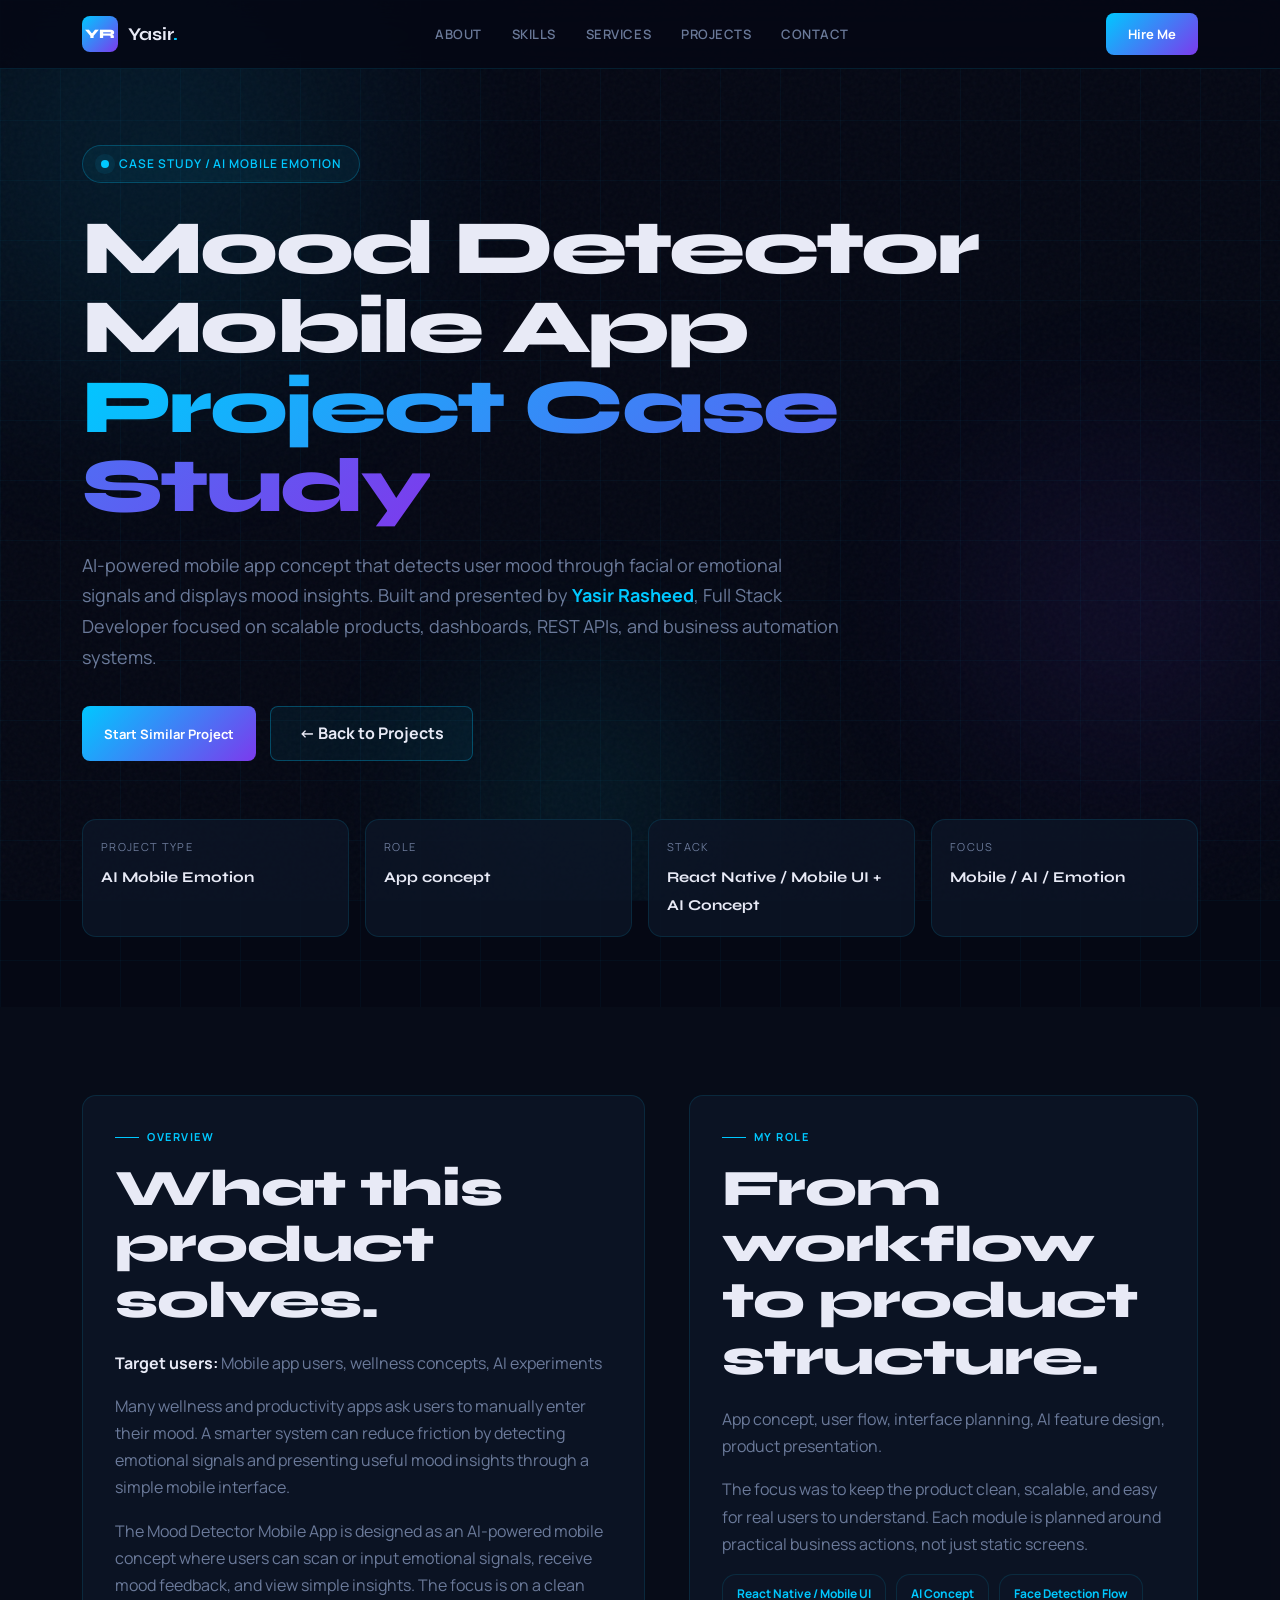
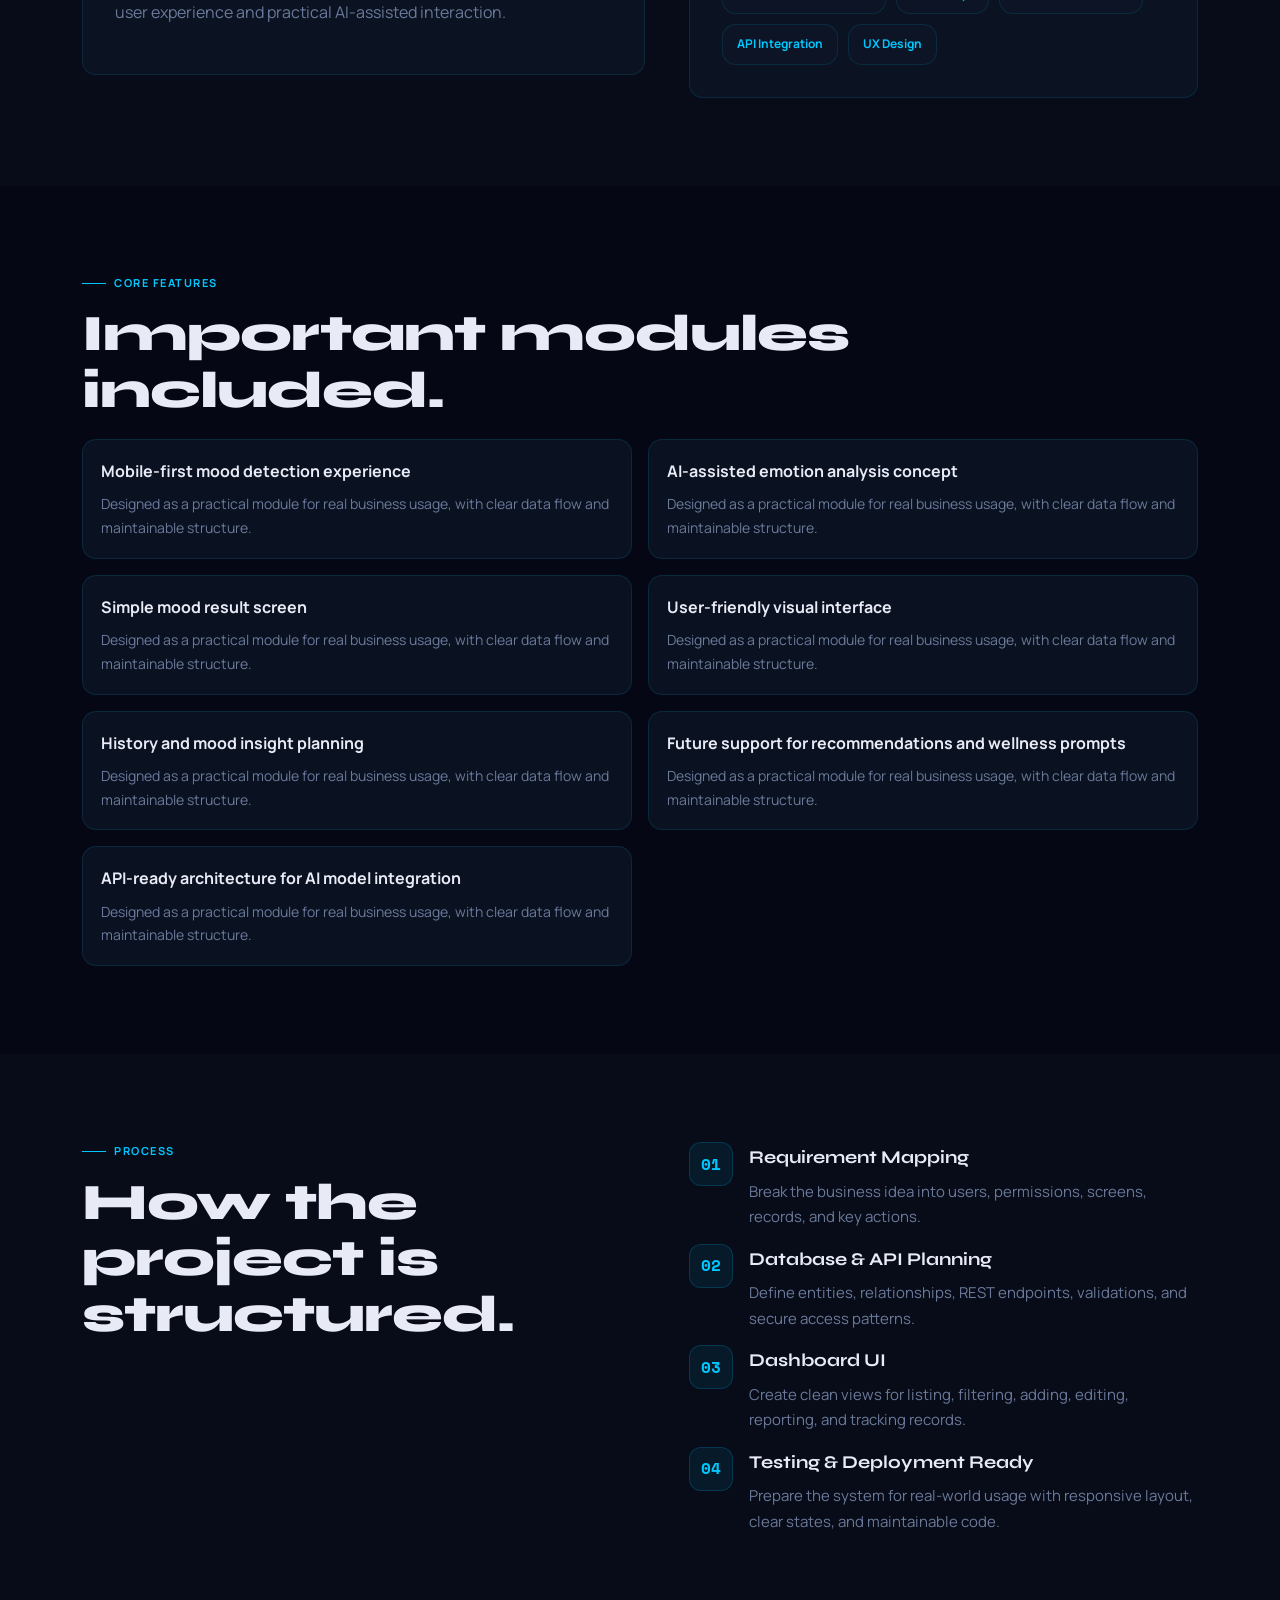
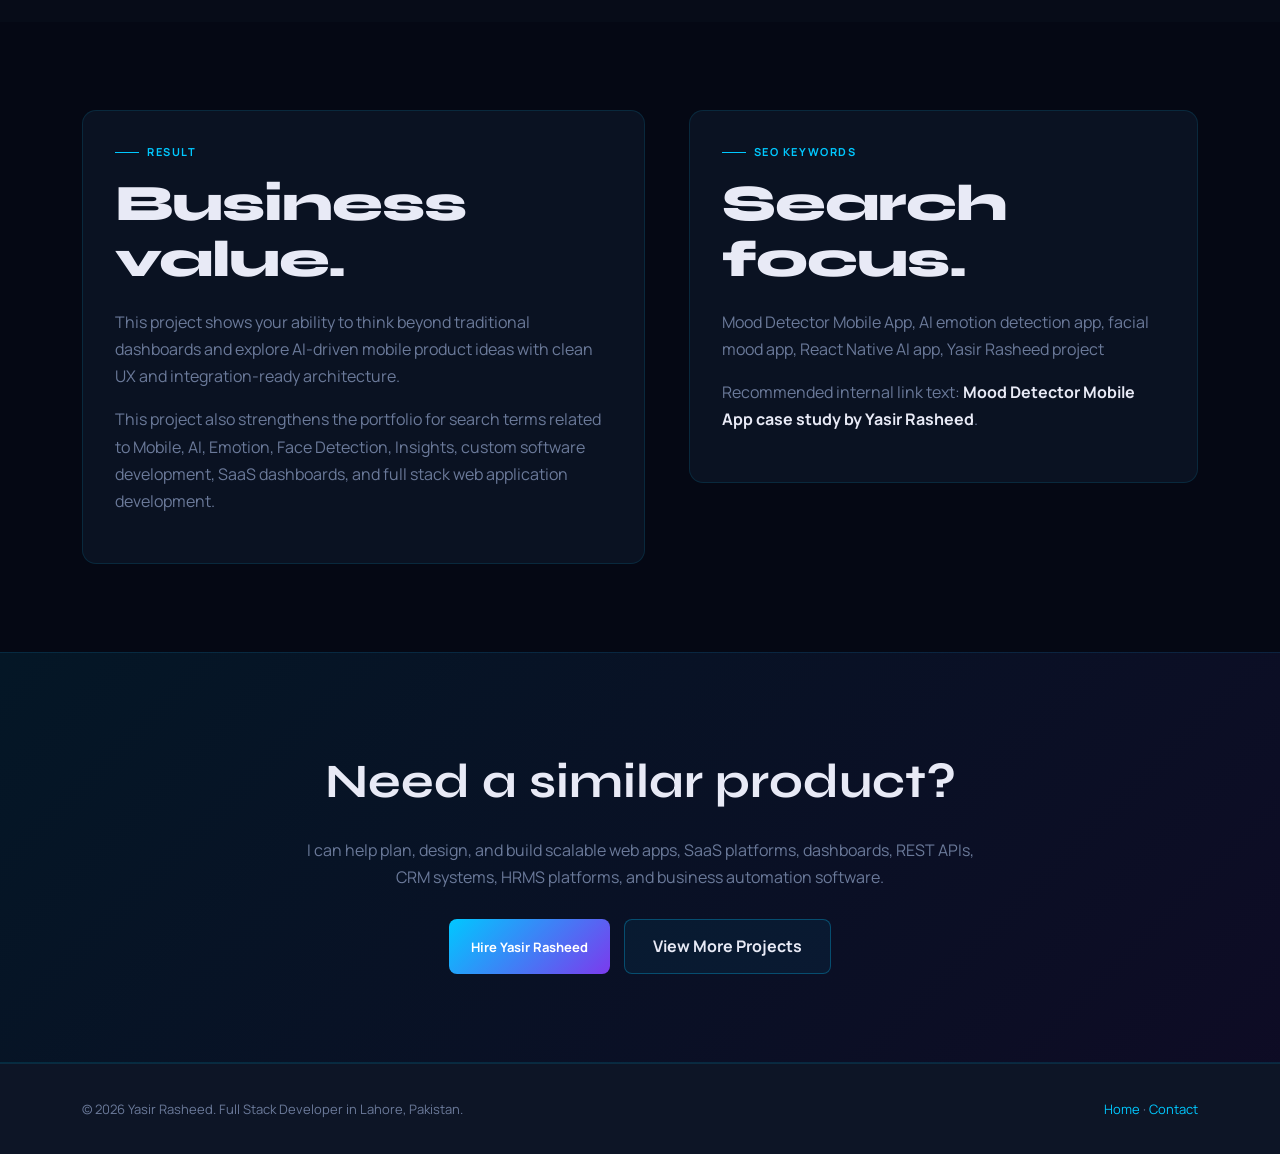
<file: projects/mood-detector-mobile-app.html>
<!DOCTYPE html>
<html lang="en">
<head>
  <meta charset="UTF-8" />
  <meta name="viewport" content="width=device-width, initial-scale=1.0" />
  <title>Mood Detector Mobile App Case Study | Yasir Rasheed</title>
  <meta name="description" content="AI-powered mobile app concept that detects user mood through facial or emotional signals and displays mood insights. Case study by Yasir Rasheed, Full Stack Developer in Lahore, Pakistan." />
  <meta name="keywords" content="Mood Detector Mobile App, AI emotion detection app, facial mood app, React Native AI app, Yasir Rasheed project" />
  <meta name="author" content="Yasir Rasheed" />
  <meta name="robots" content="index, follow" />
  <link rel="canonical" href="https://iamyasirrasheed.vercel.app/projects/mood-detector-mobile-app.html" />
  <meta property="og:title" content="Mood Detector Mobile App Case Study | Yasir Rasheed" />
  <meta property="og:description" content="AI-powered mobile app concept that detects user mood through facial or emotional signals and displays mood insights. Case study by Yasir Rasheed, Full Stack Developer in Lahore, Pakistan." />
  <meta property="og:url" content="https://iamyasirrasheed.vercel.app/projects/mood-detector-mobile-app.html" />
  <meta property="og:type" content="article" />
  <meta property="og:site_name" content="Yasir Rasheed Portfolio" />
  <meta name="twitter:card" content="summary_large_image" />
  <meta name="twitter:title" content="Mood Detector Mobile App Case Study | Yasir Rasheed" />
  <meta name="twitter:description" content="AI-powered mobile app concept that detects user mood through facial or emotional signals and displays mood insights. Case study by Yasir Rasheed, Full Stack Developer in Lahore, Pakistan." />
  <link rel="preconnect" href="https://fonts.googleapis.com" />
  <link rel="preconnect" href="https://fonts.gstatic.com" crossorigin />
  <link href="https://fonts.googleapis.com/css2?family=Syne:wght@400;500;700;800&family=Space+Mono:wght@400;700&family=Manrope:wght@300;400;500;600;700&display=swap" rel="stylesheet" />
  <script type="application/ld+json">{"@context": "https://schema.org", "@type": "CreativeWork", "name": "Mood Detector Mobile App", "url": "https://iamyasirrasheed.vercel.app/projects/mood-detector-mobile-app.html", "description": "AI-powered mobile app concept that detects user mood through facial or emotional signals and displays mood insights. Case study by Yasir Rasheed, Full Stack Developer in Lahore, Pakistan.", "author": {"@type": "Person", "name": "Yasir Rasheed", "url": "https://iamyasirrasheed.vercel.app"}, "keywords": "Mood Detector Mobile App, AI emotion detection app, facial mood app, React Native AI app, Yasir Rasheed project"}</script>
  <style>
*,*::before,*::after{box-sizing:border-box;margin:0;padding:0}:root{--bg:#050814;--bg2:#080d1a;--surface:#0d1526;--border:rgba(0,200,255,.12);--cyan:#00c8ff;--violet:#7c3aed;--cyan2:#00e5ff;--text:#e8eaf6;--muted:#6b7a9a;--font-display:'Syne',sans-serif;--font-body:'Manrope',sans-serif;--font-mono:'Space Mono',monospace}html{scroll-behavior:smooth}body{background:var(--bg);color:var(--text);font-family:var(--font-body);overflow-x:hidden;line-height:1.7}.noise{position:fixed;inset:0;z-index:0;pointer-events:none;opacity:.035;background-image:url("data:image/svg+xml,%3Csvg viewBox='0 0 256 256' xmlns='http://www.w3.org/2000/svg'%3E%3Cfilter id='n'%3E%3CfeTurbulence type='fractalNoise' baseFrequency='0.9' numOctaves='4' stitchTiles='stitch'/%3E%3C/filter%3E%3Crect width='100%25' height='100%25' filter='url(%23n)'/%3E%3C/svg%3E")}.aurora{position:fixed;inset:0;z-index:0;pointer-events:none;overflow:hidden}.ao{position:absolute;border-radius:50%;filter:blur(80px);opacity:.12}.ao1{width:700px;height:700px;background:radial-gradient(circle,#00c8ff,transparent 70%);top:-200px;left:-200px}.ao2{width:500px;height:500px;background:radial-gradient(circle,#7c3aed,transparent 70%);top:40%;right:-100px}.ao3{width:400px;height:400px;background:radial-gradient(circle,#00e5ff,transparent 70%);bottom:-100px;left:30%}.container{max-width:1180px;margin:0 auto;padding:0 32px}.navbar{position:fixed;top:0;left:0;right:0;z-index:1000;background:rgba(5,8,20,.86);backdrop-filter:blur(16px);border-bottom:1px solid var(--border)}.nav-inner{height:68px;display:flex;align-items:center;justify-content:space-between}.logo{display:flex;align-items:center;gap:10px;text-decoration:none}.lm{width:36px;height:36px;border-radius:8px;background:linear-gradient(135deg,var(--cyan),var(--violet));display:grid;place-items:center;font-family:var(--font-display);font-weight:800;font-size:13px;color:#fff}.lt{font-family:var(--font-display);font-weight:700;font-size:18px;color:var(--text)}.ld{color:var(--cyan)}.nav-links{display:flex;gap:30px;list-style:none}.nav-links a{font-size:13px;font-weight:600;color:var(--muted);text-decoration:none;letter-spacing:.04em;text-transform:uppercase}.nav-links a:hover{color:var(--cyan)}.nav-hire,.btn-primary{display:inline-flex;align-items:center;justify-content:center;gap:8px;padding:10px 22px;border-radius:8px;background:linear-gradient(135deg,var(--cyan),var(--violet));color:#fff;font-weight:700;font-size:13px;text-decoration:none;position:relative;overflow:hidden}.btn-glass{display:inline-flex;align-items:center;justify-content:center;gap:8px;padding:13px 28px;border-radius:8px;border:1px solid rgba(0,200,255,.3);background:rgba(0,200,255,.06);color:var(--text);font-weight:700;text-decoration:none}.hero{position:relative;z-index:5;padding:145px 0 70px;overflow:hidden}.hero-grid-lines{position:absolute;inset:0;z-index:-1;pointer-events:none;background-image:linear-gradient(rgba(0,200,255,.04) 1px,transparent 1px),linear-gradient(90deg,rgba(0,200,255,.04) 1px,transparent 1px);background-size:60px 60px}.badge{display:inline-flex;align-items:center;gap:10px;padding:8px 18px;border-radius:100px;border:1px solid rgba(0,200,255,.25);background:rgba(0,200,255,.06);font-size:12px;font-weight:600;color:var(--cyan);letter-spacing:.08em;text-transform:uppercase;margin-bottom:26px}.dot{width:8px;height:8px;border-radius:50%;background:var(--cyan);box-shadow:0 0 0 6px rgba(0,200,255,.08)}h1{font-family:var(--font-display);font-size:clamp(42px,6vw,78px);font-weight:800;line-height:1.03;letter-spacing:-.035em;max-width:980px;margin-bottom:24px}.grd{background:linear-gradient(135deg,var(--cyan),var(--violet));-webkit-background-clip:text;-webkit-text-fill-color:transparent}.hero-sub{font-size:18px;color:var(--muted);max-width:760px;margin-bottom:34px}.hero-sub em{font-style:normal;color:var(--cyan);font-weight:700}.hero-actions{display:flex;gap:14px;flex-wrap:wrap}.meta-grid{display:grid;grid-template-columns:repeat(4,1fr);gap:16px;margin-top:58px}.meta-card,.panel,.feature-card,.stack-pill{background:rgba(13,21,38,.82);border:1px solid var(--border);border-radius:14px}.meta-card{padding:18px}.meta-card small{display:block;color:var(--muted);font-size:11px;text-transform:uppercase;letter-spacing:.12em;margin-bottom:6px}.meta-card strong{font-family:var(--font-display);font-size:15px;color:var(--text)}.section{position:relative;z-index:5;padding:88px 0}.s-dark{background:rgba(8,13,26,.88)}.sec-label{font-size:11px;font-weight:700;letter-spacing:.14em;text-transform:uppercase;color:var(--cyan);margin-bottom:14px;display:flex;align-items:center;gap:8px}.sec-label::before{content:'';width:24px;height:1px;background:var(--cyan)}.sec-title{font-family:var(--font-display);font-size:clamp(30px,4vw,52px);font-weight:800;line-height:1.1;letter-spacing:-.02em;margin-bottom:20px}.two-col{display:grid;grid-template-columns:1.05fr .95fr;gap:44px;align-items:start}.panel{padding:32px}.panel p{color:var(--muted);margin-bottom:16px}.panel p strong{color:var(--text)}.feature-grid{display:grid;grid-template-columns:repeat(2,1fr);gap:16px}.feature-card{padding:18px;transition:.25s}.feature-card:hover{transform:translateY(-4px);border-color:rgba(0,200,255,.35)}.feature-card b{display:block;margin-bottom:7px;color:var(--text)}.feature-card p{font-size:14px;color:var(--muted)}.stack-list{display:flex;flex-wrap:wrap;gap:10px}.stack-pill{padding:9px 14px;color:var(--cyan);font-size:12px;font-weight:700}.timeline{display:grid;gap:14px}.step{display:grid;grid-template-columns:44px 1fr;gap:16px;align-items:start}.step-num{width:44px;height:44px;border-radius:12px;display:grid;place-items:center;background:rgba(0,200,255,.08);border:1px solid rgba(0,200,255,.18);font-family:var(--font-mono);color:var(--cyan);font-weight:700}.step-body h3{font-family:var(--font-display);font-size:18px;margin-bottom:6px}.step-body p{color:var(--muted);font-size:15px}.cta{border-top:1px solid var(--border);border-bottom:1px solid var(--border);background:linear-gradient(135deg,rgba(0,200,255,.08),rgba(124,58,237,.08));text-align:center}.cta h2{font-family:var(--font-display);font-size:clamp(30px,4vw,48px);margin-bottom:14px}.cta p{color:var(--muted);max-width:680px;margin:0 auto 28px}footer{position:relative;z-index:5;background:var(--surface);border-top:1px solid var(--border);padding:34px 0}.ft{display:flex;justify-content:space-between;gap:20px;flex-wrap:wrap;color:var(--muted);font-size:13px}.ft a{color:var(--cyan);text-decoration:none}@media(max-width:880px){.nav-links,.nav-hire{display:none}.meta-grid{grid-template-columns:1fr 1fr}.two-col{grid-template-columns:1fr}.feature-grid{grid-template-columns:1fr}.hero{padding-top:120px}}@media(max-width:520px){.container{padding:0 20px}.meta-grid{grid-template-columns:1fr}.hero-actions a{width:100%}}
</style>
</head>
<body>
  <div class="noise" aria-hidden="true"></div>
  <div class="aurora" aria-hidden="true"><div class="ao ao1"></div><div class="ao ao2"></div><div class="ao ao3"></div></div>
  <header class="navbar">
    <nav class="nav-inner container">
      <a href="../index.html#hero" class="logo"><div class="lm">YR</div><span class="lt">Yasir<span class="ld">.</span></span></a>
      <ul class="nav-links">
        <li><a href="../index.html#about">About</a></li>
        <li><a href="../index.html#skills">Skills</a></li>
        <li><a href="../index.html#services">Services</a></li>
        <li><a href="../index.html#projects">Projects</a></li>
        <li><a href="../index.html#contact">Contact</a></li>
      </ul>
      <a href="../index.html#contact" class="nav-hire">Hire Me</a>
    </nav>
  </header>
  <main>
    <section class="hero">
      <div class="hero-grid-lines" aria-hidden="true"></div>
      <div class="container">
        <div class="badge"><span class="dot"></span><span>Case Study / AI Mobile Emotion</span></div>
        <h1>Mood Detector Mobile App<br><span class="grd">Project Case Study</span></h1>
        <p class="hero-sub">AI-powered mobile app concept that detects user mood through facial or emotional signals and displays mood insights. Built and presented by <em>Yasir Rasheed</em>, Full Stack Developer focused on scalable products, dashboards, REST APIs, and business automation systems.</p>
        <div class="hero-actions">
          <a class="btn-primary" href="../index.html#contact">Start Similar Project</a>
          <a class="btn-glass" href="../index.html#projects">← Back to Projects</a>
        </div>
        <div class="meta-grid">
          <div class="meta-card"><small>Project Type</small><strong>AI Mobile Emotion</strong></div>
          <div class="meta-card"><small>Role</small><strong>App concept</strong></div>
          <div class="meta-card"><small>Stack</small><strong>React Native / Mobile UI + AI Concept</strong></div>
          <div class="meta-card"><small>Focus</small><strong>Mobile / AI / Emotion</strong></div>
        </div>
      </div>
    </section>

    <section class="section s-dark">
      <div class="container two-col">
        <div class="panel">
          <div class="sec-label">Overview</div>
          <h2 class="sec-title">What this product solves.</h2>
          <p><strong>Target users:</strong> Mobile app users, wellness concepts, AI experiments</p>
          <p>Many wellness and productivity apps ask users to manually enter their mood. A smarter system can reduce friction by detecting emotional signals and presenting useful mood insights through a simple mobile interface.</p>
          <p>The Mood Detector Mobile App is designed as an AI-powered mobile concept where users can scan or input emotional signals, receive mood feedback, and view simple insights. The focus is on a clean user experience and practical AI-assisted interaction.</p>
        </div>
        <div class="panel">
          <div class="sec-label">My Role</div>
          <h2 class="sec-title">From workflow to product structure.</h2>
          <p>App concept, user flow, interface planning, AI feature design, product presentation.</p>
          <p>The focus was to keep the product clean, scalable, and easy for real users to understand. Each module is planned around practical business actions, not just static screens.</p>
          <div class="stack-list"><span class="stack-pill">React Native / Mobile UI</span><span class="stack-pill">AI Concept</span><span class="stack-pill">Face Detection Flow</span><span class="stack-pill">API Integration</span><span class="stack-pill">UX Design</span></div>
        </div>
      </div>
    </section>

    <section class="section">
      <div class="container">
        <div class="sec-label">Core Features</div>
        <h2 class="sec-title">Important modules included.</h2>
        <div class="feature-grid"><div class="feature-card"><b>Mobile-first mood detection experience</b><p>Designed as a practical module for real business usage, with clear data flow and maintainable structure.</p></div>
<div class="feature-card"><b>AI-assisted emotion analysis concept</b><p>Designed as a practical module for real business usage, with clear data flow and maintainable structure.</p></div>
<div class="feature-card"><b>Simple mood result screen</b><p>Designed as a practical module for real business usage, with clear data flow and maintainable structure.</p></div>
<div class="feature-card"><b>User-friendly visual interface</b><p>Designed as a practical module for real business usage, with clear data flow and maintainable structure.</p></div>
<div class="feature-card"><b>History and mood insight planning</b><p>Designed as a practical module for real business usage, with clear data flow and maintainable structure.</p></div>
<div class="feature-card"><b>Future support for recommendations and wellness prompts</b><p>Designed as a practical module for real business usage, with clear data flow and maintainable structure.</p></div>
<div class="feature-card"><b>API-ready architecture for AI model integration</b><p>Designed as a practical module for real business usage, with clear data flow and maintainable structure.</p></div></div>
      </div>
    </section>

    <section class="section s-dark">
      <div class="container two-col">
        <div>
          <div class="sec-label">Process</div>
          <h2 class="sec-title">How the project is structured.</h2>
        </div>
        <div class="timeline">
          <div class="step"><div class="step-num">01</div><div class="step-body"><h3>Requirement Mapping</h3><p>Break the business idea into users, permissions, screens, records, and key actions.</p></div></div>
          <div class="step"><div class="step-num">02</div><div class="step-body"><h3>Database & API Planning</h3><p>Define entities, relationships, REST endpoints, validations, and secure access patterns.</p></div></div>
          <div class="step"><div class="step-num">03</div><div class="step-body"><h3>Dashboard UI</h3><p>Create clean views for listing, filtering, adding, editing, reporting, and tracking records.</p></div></div>
          <div class="step"><div class="step-num">04</div><div class="step-body"><h3>Testing & Deployment Ready</h3><p>Prepare the system for real-world usage with responsive layout, clear states, and maintainable code.</p></div></div>
        </div>
      </div>
    </section>

    <section class="section">
      <div class="container two-col">
        <div class="panel">
          <div class="sec-label">Result</div>
          <h2 class="sec-title">Business value.</h2>
          <p>This project shows your ability to think beyond traditional dashboards and explore AI-driven mobile product ideas with clean UX and integration-ready architecture.</p>
          <p>This project also strengthens the portfolio for search terms related to Mobile, AI, Emotion, Face Detection, Insights, custom software development, SaaS dashboards, and full stack web application development.</p>
        </div>
        <div class="panel">
          <div class="sec-label">SEO Keywords</div>
          <h2 class="sec-title">Search focus.</h2>
          <p>Mood Detector Mobile App, AI emotion detection app, facial mood app, React Native AI app, Yasir Rasheed project</p>
          <p>Recommended internal link text: <strong>Mood Detector Mobile App case study by Yasir Rasheed</strong>.</p>
        </div>
      </div>
    </section>

    <section class="section cta">
      <div class="container">
        <h2>Need a similar product?</h2>
        <p>I can help plan, design, and build scalable web apps, SaaS platforms, dashboards, REST APIs, CRM systems, HRMS platforms, and business automation software.</p>
        <div class="hero-actions" style="justify-content:center"><a class="btn-primary" href="../index.html#contact">Hire Yasir Rasheed</a><a class="btn-glass" href="../index.html#projects">View More Projects</a></div>
      </div>
    </section>
  </main>
  <footer><div class="container ft"><p>© 2026 Yasir Rasheed. Full Stack Developer in Lahore, Pakistan.</p><p><a href="../index.html">Home</a> · <a href="../index.html#contact">Contact</a></p></div></footer>
</body>
</html>
</file>
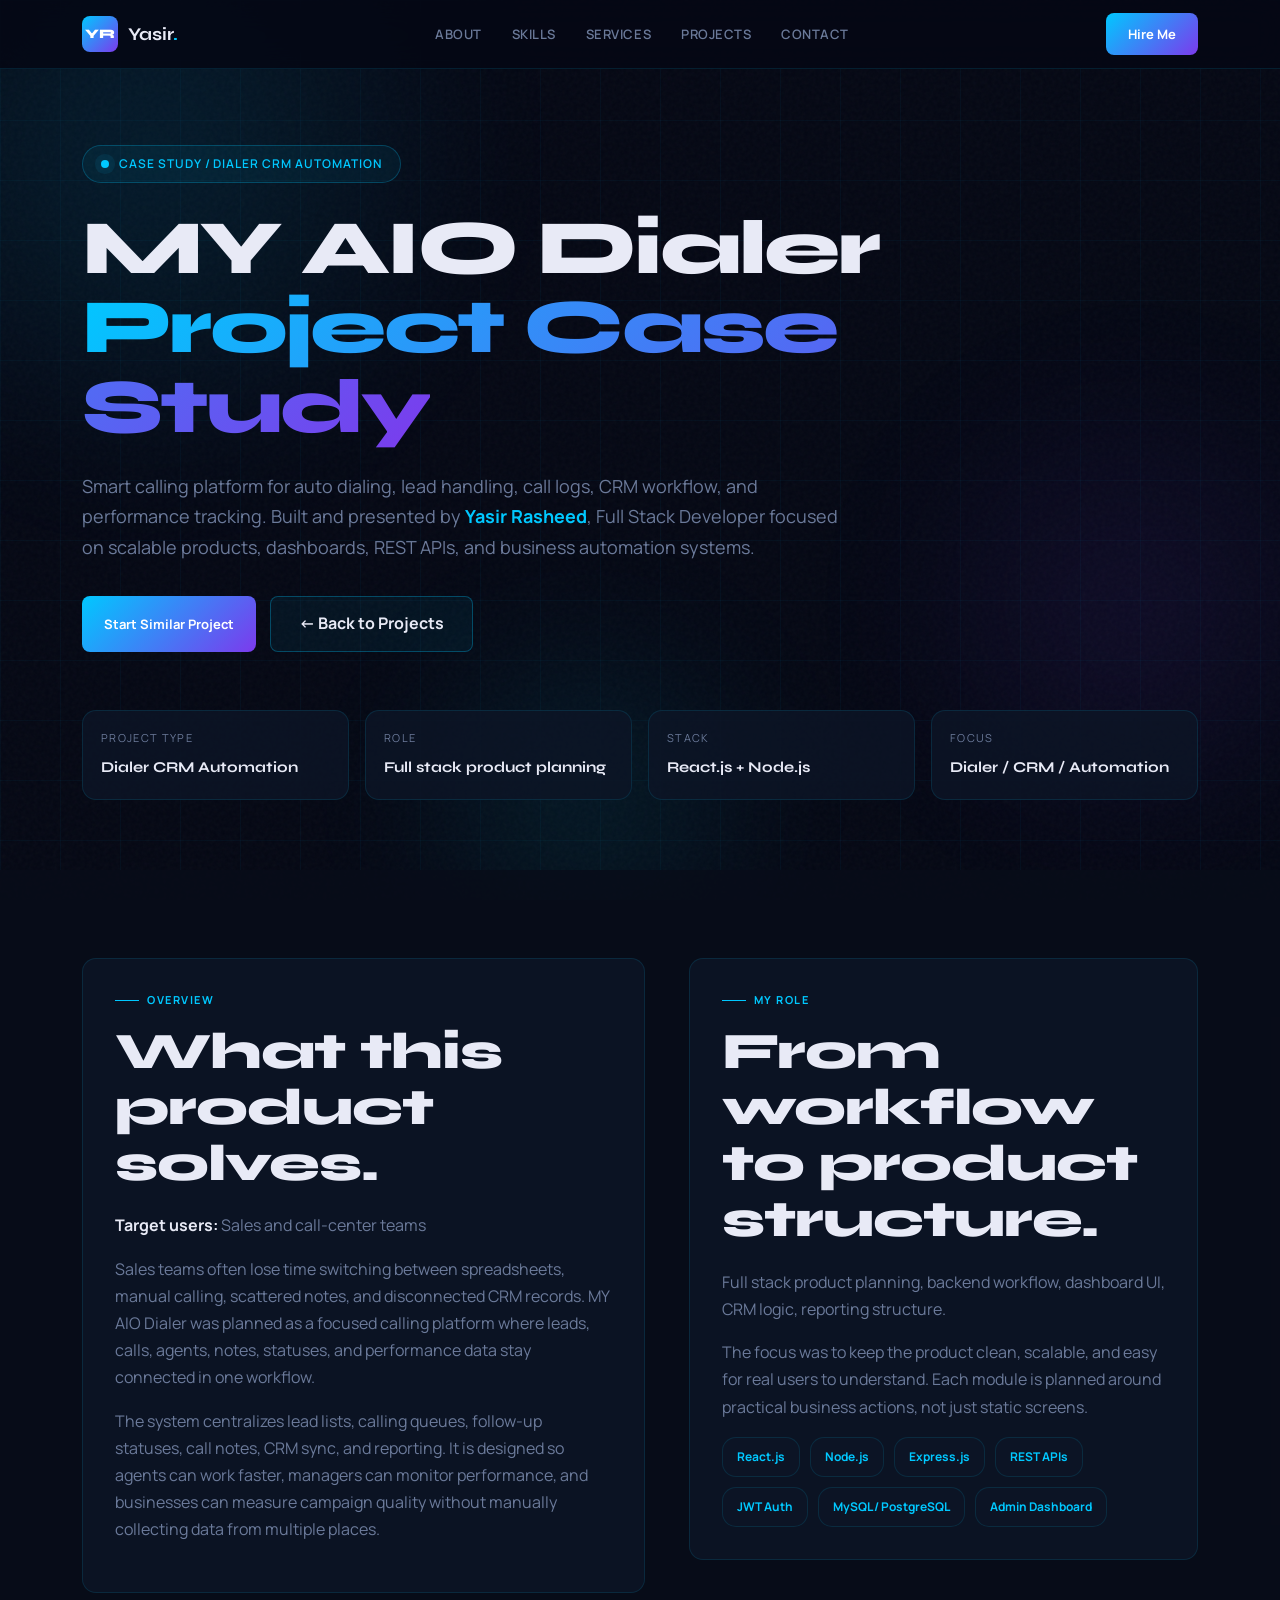
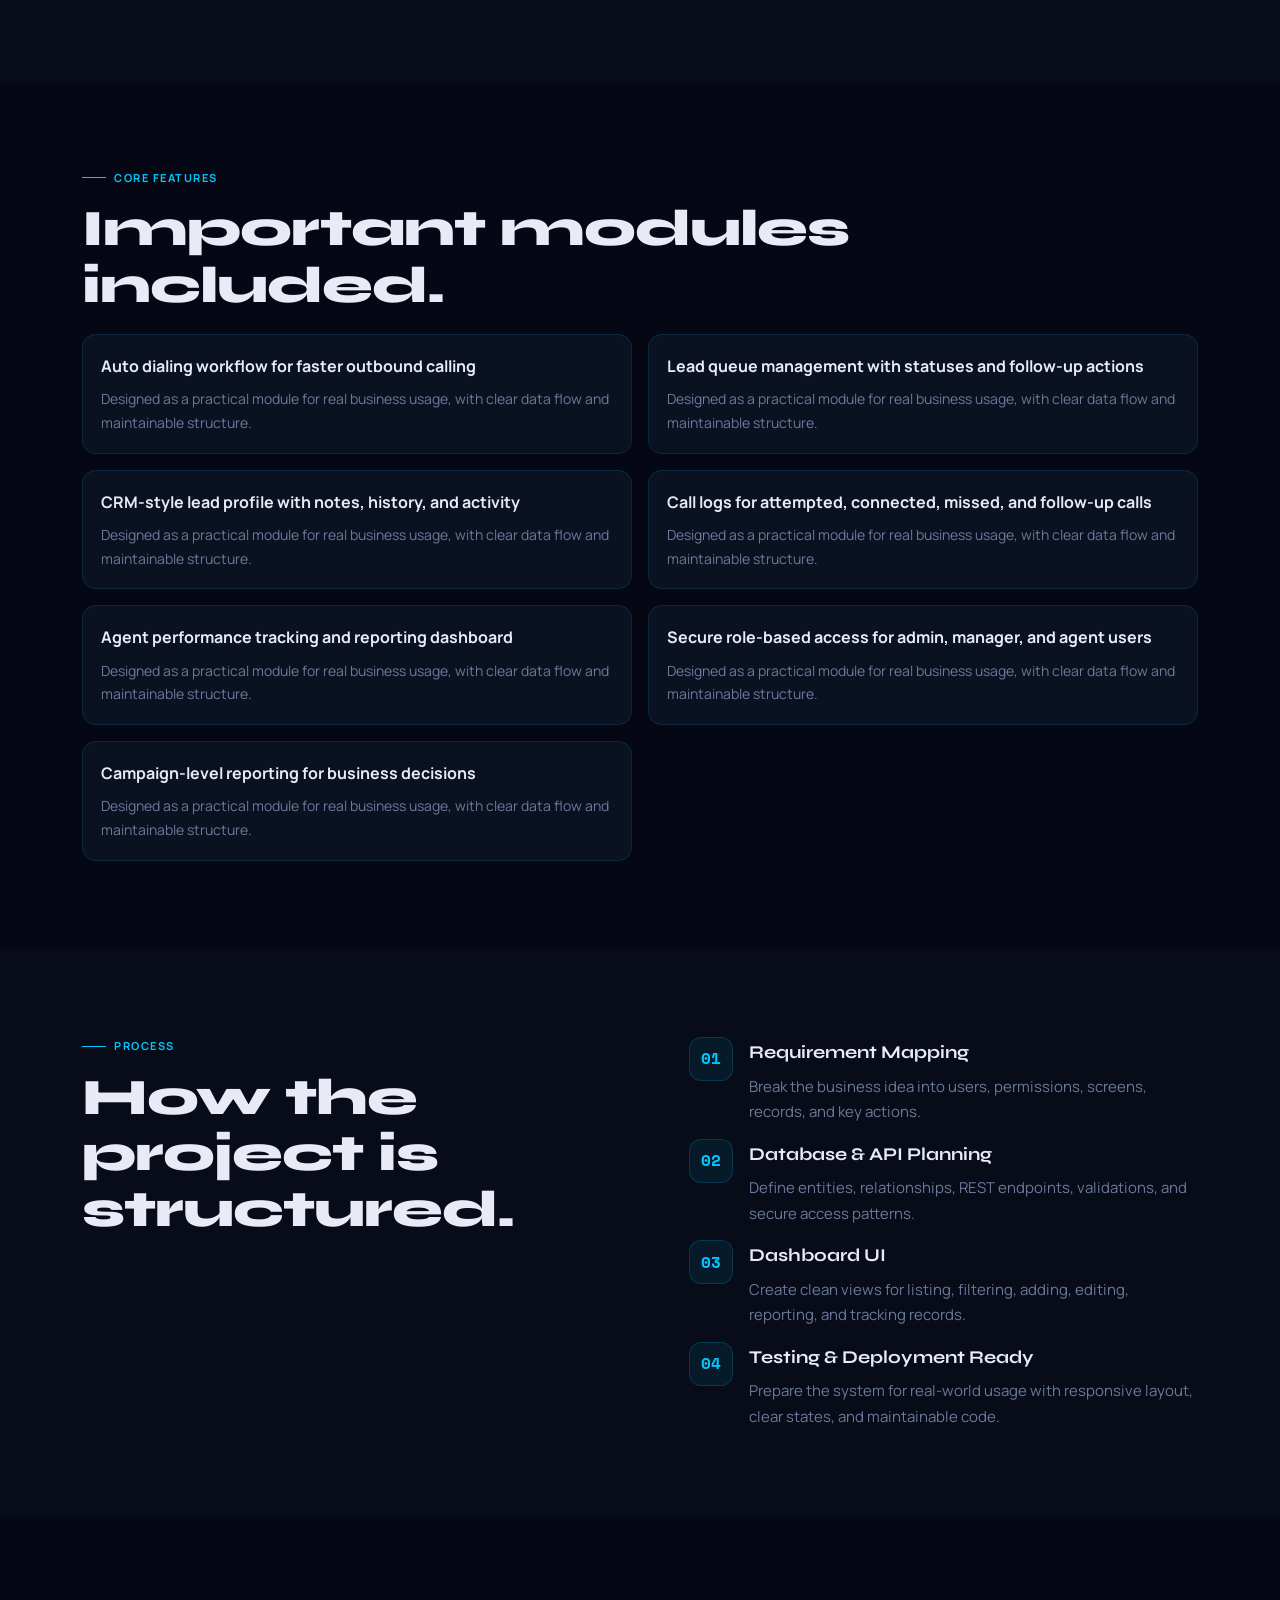
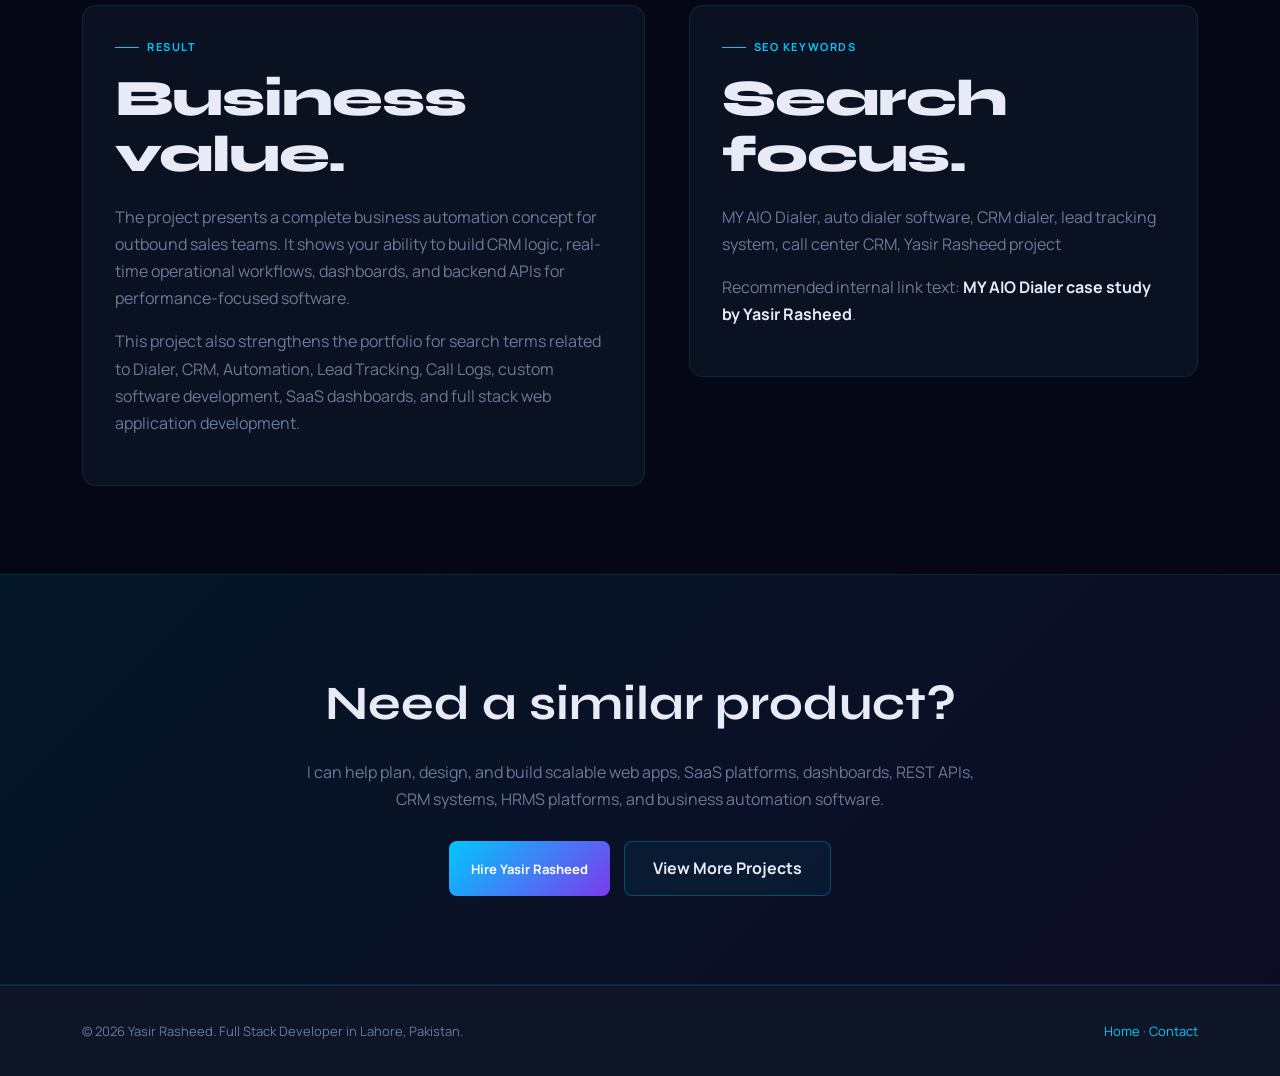
<file: projects/my-aio-dialer.html>
<!DOCTYPE html>
<html lang="en">
<head>
  <meta charset="UTF-8" />
  <meta name="viewport" content="width=device-width, initial-scale=1.0" />
  <title>MY AIO Dialer Case Study | Yasir Rasheed</title>
  <meta name="description" content="Smart calling platform for auto dialing, lead handling, call logs, CRM workflow, and performance tracking. Case study by Yasir Rasheed, Full Stack Developer in Lahore, Pakistan." />
  <meta name="keywords" content="MY AIO Dialer, auto dialer software, CRM dialer, lead tracking system, call center CRM, Yasir Rasheed project" />
  <meta name="author" content="Yasir Rasheed" />
  <meta name="robots" content="index, follow" />
  <link rel="canonical" href="https://iamyasirrasheed.vercel.app/projects/my-aio-dialer.html" />
  <meta property="og:title" content="MY AIO Dialer Case Study | Yasir Rasheed" />
  <meta property="og:description" content="Smart calling platform for auto dialing, lead handling, call logs, CRM workflow, and performance tracking. Case study by Yasir Rasheed, Full Stack Developer in Lahore, Pakistan." />
  <meta property="og:url" content="https://iamyasirrasheed.vercel.app/projects/my-aio-dialer.html" />
  <meta property="og:type" content="article" />
  <meta property="og:site_name" content="Yasir Rasheed Portfolio" />
  <meta name="twitter:card" content="summary_large_image" />
  <meta name="twitter:title" content="MY AIO Dialer Case Study | Yasir Rasheed" />
  <meta name="twitter:description" content="Smart calling platform for auto dialing, lead handling, call logs, CRM workflow, and performance tracking. Case study by Yasir Rasheed, Full Stack Developer in Lahore, Pakistan." />
  <link rel="preconnect" href="https://fonts.googleapis.com" />
  <link rel="preconnect" href="https://fonts.gstatic.com" crossorigin />
  <link href="https://fonts.googleapis.com/css2?family=Syne:wght@400;500;700;800&family=Space+Mono:wght@400;700&family=Manrope:wght@300;400;500;600;700&display=swap" rel="stylesheet" />
  <script type="application/ld+json">{"@context": "https://schema.org", "@type": "CreativeWork", "name": "MY AIO Dialer", "url": "https://iamyasirrasheed.vercel.app/projects/my-aio-dialer.html", "description": "Smart calling platform for auto dialing, lead handling, call logs, CRM workflow, and performance tracking. Case study by Yasir Rasheed, Full Stack Developer in Lahore, Pakistan.", "author": {"@type": "Person", "name": "Yasir Rasheed", "url": "https://iamyasirrasheed.vercel.app"}, "keywords": "MY AIO Dialer, auto dialer software, CRM dialer, lead tracking system, call center CRM, Yasir Rasheed project"}</script>
  <style>
*,*::before,*::after{box-sizing:border-box;margin:0;padding:0}:root{--bg:#050814;--bg2:#080d1a;--surface:#0d1526;--border:rgba(0,200,255,.12);--cyan:#00c8ff;--violet:#7c3aed;--cyan2:#00e5ff;--text:#e8eaf6;--muted:#6b7a9a;--font-display:'Syne',sans-serif;--font-body:'Manrope',sans-serif;--font-mono:'Space Mono',monospace}html{scroll-behavior:smooth}body{background:var(--bg);color:var(--text);font-family:var(--font-body);overflow-x:hidden;line-height:1.7}.noise{position:fixed;inset:0;z-index:0;pointer-events:none;opacity:.035;background-image:url("data:image/svg+xml,%3Csvg viewBox='0 0 256 256' xmlns='http://www.w3.org/2000/svg'%3E%3Cfilter id='n'%3E%3CfeTurbulence type='fractalNoise' baseFrequency='0.9' numOctaves='4' stitchTiles='stitch'/%3E%3C/filter%3E%3Crect width='100%25' height='100%25' filter='url(%23n)'/%3E%3C/svg%3E")}.aurora{position:fixed;inset:0;z-index:0;pointer-events:none;overflow:hidden}.ao{position:absolute;border-radius:50%;filter:blur(80px);opacity:.12}.ao1{width:700px;height:700px;background:radial-gradient(circle,#00c8ff,transparent 70%);top:-200px;left:-200px}.ao2{width:500px;height:500px;background:radial-gradient(circle,#7c3aed,transparent 70%);top:40%;right:-100px}.ao3{width:400px;height:400px;background:radial-gradient(circle,#00e5ff,transparent 70%);bottom:-100px;left:30%}.container{max-width:1180px;margin:0 auto;padding:0 32px}.navbar{position:fixed;top:0;left:0;right:0;z-index:1000;background:rgba(5,8,20,.86);backdrop-filter:blur(16px);border-bottom:1px solid var(--border)}.nav-inner{height:68px;display:flex;align-items:center;justify-content:space-between}.logo{display:flex;align-items:center;gap:10px;text-decoration:none}.lm{width:36px;height:36px;border-radius:8px;background:linear-gradient(135deg,var(--cyan),var(--violet));display:grid;place-items:center;font-family:var(--font-display);font-weight:800;font-size:13px;color:#fff}.lt{font-family:var(--font-display);font-weight:700;font-size:18px;color:var(--text)}.ld{color:var(--cyan)}.nav-links{display:flex;gap:30px;list-style:none}.nav-links a{font-size:13px;font-weight:600;color:var(--muted);text-decoration:none;letter-spacing:.04em;text-transform:uppercase}.nav-links a:hover{color:var(--cyan)}.nav-hire,.btn-primary{display:inline-flex;align-items:center;justify-content:center;gap:8px;padding:10px 22px;border-radius:8px;background:linear-gradient(135deg,var(--cyan),var(--violet));color:#fff;font-weight:700;font-size:13px;text-decoration:none;position:relative;overflow:hidden}.btn-glass{display:inline-flex;align-items:center;justify-content:center;gap:8px;padding:13px 28px;border-radius:8px;border:1px solid rgba(0,200,255,.3);background:rgba(0,200,255,.06);color:var(--text);font-weight:700;text-decoration:none}.hero{position:relative;z-index:5;padding:145px 0 70px;overflow:hidden}.hero-grid-lines{position:absolute;inset:0;z-index:-1;pointer-events:none;background-image:linear-gradient(rgba(0,200,255,.04) 1px,transparent 1px),linear-gradient(90deg,rgba(0,200,255,.04) 1px,transparent 1px);background-size:60px 60px}.badge{display:inline-flex;align-items:center;gap:10px;padding:8px 18px;border-radius:100px;border:1px solid rgba(0,200,255,.25);background:rgba(0,200,255,.06);font-size:12px;font-weight:600;color:var(--cyan);letter-spacing:.08em;text-transform:uppercase;margin-bottom:26px}.dot{width:8px;height:8px;border-radius:50%;background:var(--cyan);box-shadow:0 0 0 6px rgba(0,200,255,.08)}h1{font-family:var(--font-display);font-size:clamp(42px,6vw,78px);font-weight:800;line-height:1.03;letter-spacing:-.035em;max-width:980px;margin-bottom:24px}.grd{background:linear-gradient(135deg,var(--cyan),var(--violet));-webkit-background-clip:text;-webkit-text-fill-color:transparent}.hero-sub{font-size:18px;color:var(--muted);max-width:760px;margin-bottom:34px}.hero-sub em{font-style:normal;color:var(--cyan);font-weight:700}.hero-actions{display:flex;gap:14px;flex-wrap:wrap}.meta-grid{display:grid;grid-template-columns:repeat(4,1fr);gap:16px;margin-top:58px}.meta-card,.panel,.feature-card,.stack-pill{background:rgba(13,21,38,.82);border:1px solid var(--border);border-radius:14px}.meta-card{padding:18px}.meta-card small{display:block;color:var(--muted);font-size:11px;text-transform:uppercase;letter-spacing:.12em;margin-bottom:6px}.meta-card strong{font-family:var(--font-display);font-size:15px;color:var(--text)}.section{position:relative;z-index:5;padding:88px 0}.s-dark{background:rgba(8,13,26,.88)}.sec-label{font-size:11px;font-weight:700;letter-spacing:.14em;text-transform:uppercase;color:var(--cyan);margin-bottom:14px;display:flex;align-items:center;gap:8px}.sec-label::before{content:'';width:24px;height:1px;background:var(--cyan)}.sec-title{font-family:var(--font-display);font-size:clamp(30px,4vw,52px);font-weight:800;line-height:1.1;letter-spacing:-.02em;margin-bottom:20px}.two-col{display:grid;grid-template-columns:1.05fr .95fr;gap:44px;align-items:start}.panel{padding:32px}.panel p{color:var(--muted);margin-bottom:16px}.panel p strong{color:var(--text)}.feature-grid{display:grid;grid-template-columns:repeat(2,1fr);gap:16px}.feature-card{padding:18px;transition:.25s}.feature-card:hover{transform:translateY(-4px);border-color:rgba(0,200,255,.35)}.feature-card b{display:block;margin-bottom:7px;color:var(--text)}.feature-card p{font-size:14px;color:var(--muted)}.stack-list{display:flex;flex-wrap:wrap;gap:10px}.stack-pill{padding:9px 14px;color:var(--cyan);font-size:12px;font-weight:700}.timeline{display:grid;gap:14px}.step{display:grid;grid-template-columns:44px 1fr;gap:16px;align-items:start}.step-num{width:44px;height:44px;border-radius:12px;display:grid;place-items:center;background:rgba(0,200,255,.08);border:1px solid rgba(0,200,255,.18);font-family:var(--font-mono);color:var(--cyan);font-weight:700}.step-body h3{font-family:var(--font-display);font-size:18px;margin-bottom:6px}.step-body p{color:var(--muted);font-size:15px}.cta{border-top:1px solid var(--border);border-bottom:1px solid var(--border);background:linear-gradient(135deg,rgba(0,200,255,.08),rgba(124,58,237,.08));text-align:center}.cta h2{font-family:var(--font-display);font-size:clamp(30px,4vw,48px);margin-bottom:14px}.cta p{color:var(--muted);max-width:680px;margin:0 auto 28px}footer{position:relative;z-index:5;background:var(--surface);border-top:1px solid var(--border);padding:34px 0}.ft{display:flex;justify-content:space-between;gap:20px;flex-wrap:wrap;color:var(--muted);font-size:13px}.ft a{color:var(--cyan);text-decoration:none}@media(max-width:880px){.nav-links,.nav-hire{display:none}.meta-grid{grid-template-columns:1fr 1fr}.two-col{grid-template-columns:1fr}.feature-grid{grid-template-columns:1fr}.hero{padding-top:120px}}@media(max-width:520px){.container{padding:0 20px}.meta-grid{grid-template-columns:1fr}.hero-actions a{width:100%}}
</style>
</head>
<body>
  <div class="noise" aria-hidden="true"></div>
  <div class="aurora" aria-hidden="true"><div class="ao ao1"></div><div class="ao ao2"></div><div class="ao ao3"></div></div>
  <header class="navbar">
    <nav class="nav-inner container">
      <a href="../index.html#hero" class="logo"><div class="lm">YR</div><span class="lt">Yasir<span class="ld">.</span></span></a>
      <ul class="nav-links">
        <li><a href="../index.html#about">About</a></li>
        <li><a href="../index.html#skills">Skills</a></li>
        <li><a href="../index.html#services">Services</a></li>
        <li><a href="../index.html#projects">Projects</a></li>
        <li><a href="../index.html#contact">Contact</a></li>
      </ul>
      <a href="../index.html#contact" class="nav-hire">Hire Me</a>
    </nav>
  </header>
  <main>
    <section class="hero">
      <div class="hero-grid-lines" aria-hidden="true"></div>
      <div class="container">
        <div class="badge"><span class="dot"></span><span>Case Study / Dialer CRM Automation</span></div>
        <h1>MY AIO Dialer<br><span class="grd">Project Case Study</span></h1>
        <p class="hero-sub">Smart calling platform for auto dialing, lead handling, call logs, CRM workflow, and performance tracking. Built and presented by <em>Yasir Rasheed</em>, Full Stack Developer focused on scalable products, dashboards, REST APIs, and business automation systems.</p>
        <div class="hero-actions">
          <a class="btn-primary" href="../index.html#contact">Start Similar Project</a>
          <a class="btn-glass" href="../index.html#projects">← Back to Projects</a>
        </div>
        <div class="meta-grid">
          <div class="meta-card"><small>Project Type</small><strong>Dialer CRM Automation</strong></div>
          <div class="meta-card"><small>Role</small><strong>Full stack product planning</strong></div>
          <div class="meta-card"><small>Stack</small><strong>React.js + Node.js</strong></div>
          <div class="meta-card"><small>Focus</small><strong>Dialer / CRM / Automation</strong></div>
        </div>
      </div>
    </section>

    <section class="section s-dark">
      <div class="container two-col">
        <div class="panel">
          <div class="sec-label">Overview</div>
          <h2 class="sec-title">What this product solves.</h2>
          <p><strong>Target users:</strong> Sales and call-center teams</p>
          <p>Sales teams often lose time switching between spreadsheets, manual calling, scattered notes, and disconnected CRM records. MY AIO Dialer was planned as a focused calling platform where leads, calls, agents, notes, statuses, and performance data stay connected in one workflow.</p>
          <p>The system centralizes lead lists, calling queues, follow-up statuses, call notes, CRM sync, and reporting. It is designed so agents can work faster, managers can monitor performance, and businesses can measure campaign quality without manually collecting data from multiple places.</p>
        </div>
        <div class="panel">
          <div class="sec-label">My Role</div>
          <h2 class="sec-title">From workflow to product structure.</h2>
          <p>Full stack product planning, backend workflow, dashboard UI, CRM logic, reporting structure.</p>
          <p>The focus was to keep the product clean, scalable, and easy for real users to understand. Each module is planned around practical business actions, not just static screens.</p>
          <div class="stack-list"><span class="stack-pill">React.js</span><span class="stack-pill">Node.js</span><span class="stack-pill">Express.js</span><span class="stack-pill">REST APIs</span><span class="stack-pill">JWT Auth</span><span class="stack-pill">MySQL / PostgreSQL</span><span class="stack-pill">Admin Dashboard</span></div>
        </div>
      </div>
    </section>

    <section class="section">
      <div class="container">
        <div class="sec-label">Core Features</div>
        <h2 class="sec-title">Important modules included.</h2>
        <div class="feature-grid"><div class="feature-card"><b>Auto dialing workflow for faster outbound calling</b><p>Designed as a practical module for real business usage, with clear data flow and maintainable structure.</p></div>
<div class="feature-card"><b>Lead queue management with statuses and follow-up actions</b><p>Designed as a practical module for real business usage, with clear data flow and maintainable structure.</p></div>
<div class="feature-card"><b>CRM-style lead profile with notes, history, and activity</b><p>Designed as a practical module for real business usage, with clear data flow and maintainable structure.</p></div>
<div class="feature-card"><b>Call logs for attempted, connected, missed, and follow-up calls</b><p>Designed as a practical module for real business usage, with clear data flow and maintainable structure.</p></div>
<div class="feature-card"><b>Agent performance tracking and reporting dashboard</b><p>Designed as a practical module for real business usage, with clear data flow and maintainable structure.</p></div>
<div class="feature-card"><b>Secure role-based access for admin, manager, and agent users</b><p>Designed as a practical module for real business usage, with clear data flow and maintainable structure.</p></div>
<div class="feature-card"><b>Campaign-level reporting for business decisions</b><p>Designed as a practical module for real business usage, with clear data flow and maintainable structure.</p></div></div>
      </div>
    </section>

    <section class="section s-dark">
      <div class="container two-col">
        <div>
          <div class="sec-label">Process</div>
          <h2 class="sec-title">How the project is structured.</h2>
        </div>
        <div class="timeline">
          <div class="step"><div class="step-num">01</div><div class="step-body"><h3>Requirement Mapping</h3><p>Break the business idea into users, permissions, screens, records, and key actions.</p></div></div>
          <div class="step"><div class="step-num">02</div><div class="step-body"><h3>Database & API Planning</h3><p>Define entities, relationships, REST endpoints, validations, and secure access patterns.</p></div></div>
          <div class="step"><div class="step-num">03</div><div class="step-body"><h3>Dashboard UI</h3><p>Create clean views for listing, filtering, adding, editing, reporting, and tracking records.</p></div></div>
          <div class="step"><div class="step-num">04</div><div class="step-body"><h3>Testing & Deployment Ready</h3><p>Prepare the system for real-world usage with responsive layout, clear states, and maintainable code.</p></div></div>
        </div>
      </div>
    </section>

    <section class="section">
      <div class="container two-col">
        <div class="panel">
          <div class="sec-label">Result</div>
          <h2 class="sec-title">Business value.</h2>
          <p>The project presents a complete business automation concept for outbound sales teams. It shows your ability to build CRM logic, real-time operational workflows, dashboards, and backend APIs for performance-focused software.</p>
          <p>This project also strengthens the portfolio for search terms related to Dialer, CRM, Automation, Lead Tracking, Call Logs, custom software development, SaaS dashboards, and full stack web application development.</p>
        </div>
        <div class="panel">
          <div class="sec-label">SEO Keywords</div>
          <h2 class="sec-title">Search focus.</h2>
          <p>MY AIO Dialer, auto dialer software, CRM dialer, lead tracking system, call center CRM, Yasir Rasheed project</p>
          <p>Recommended internal link text: <strong>MY AIO Dialer case study by Yasir Rasheed</strong>.</p>
        </div>
      </div>
    </section>

    <section class="section cta">
      <div class="container">
        <h2>Need a similar product?</h2>
        <p>I can help plan, design, and build scalable web apps, SaaS platforms, dashboards, REST APIs, CRM systems, HRMS platforms, and business automation software.</p>
        <div class="hero-actions" style="justify-content:center"><a class="btn-primary" href="../index.html#contact">Hire Yasir Rasheed</a><a class="btn-glass" href="../index.html#projects">View More Projects</a></div>
      </div>
    </section>
  </main>
  <footer><div class="container ft"><p>© 2026 Yasir Rasheed. Full Stack Developer in Lahore, Pakistan.</p><p><a href="../index.html">Home</a> · <a href="../index.html#contact">Contact</a></p></div></footer>
</body>
</html>
</file>
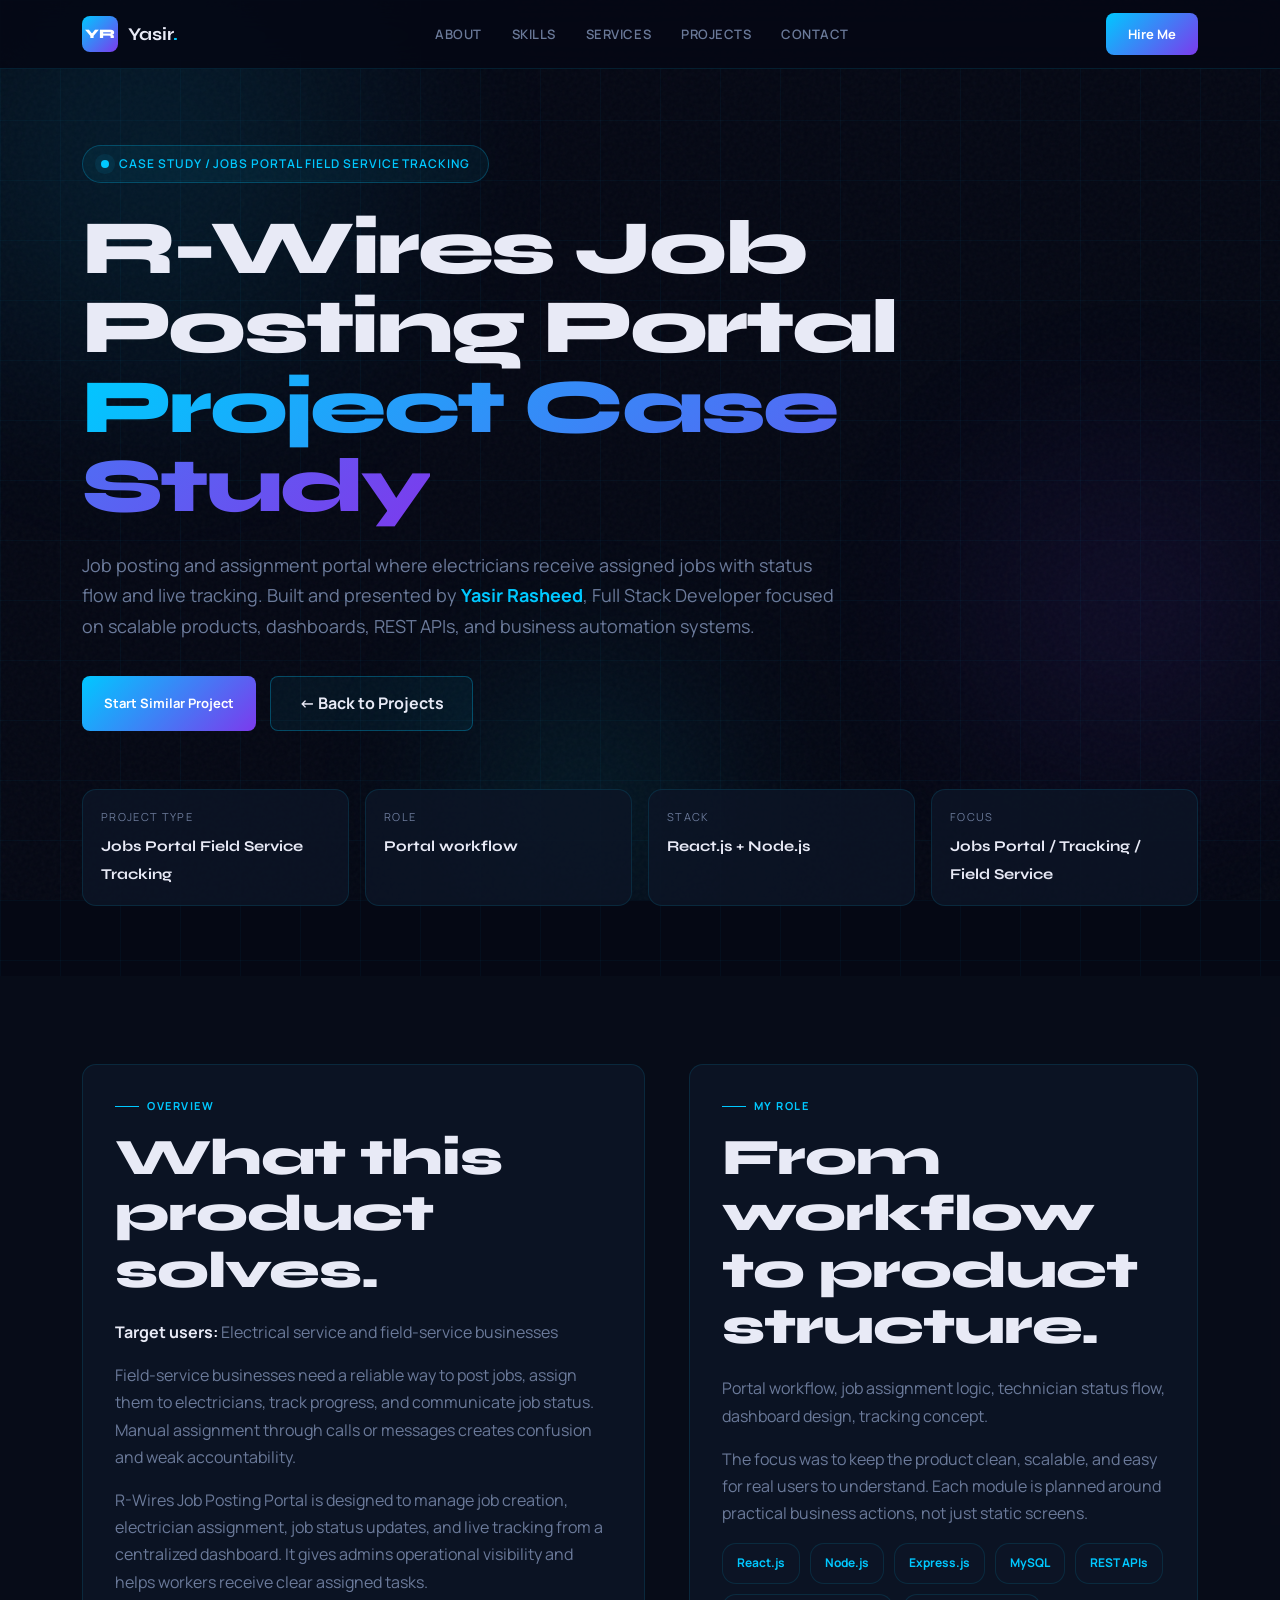
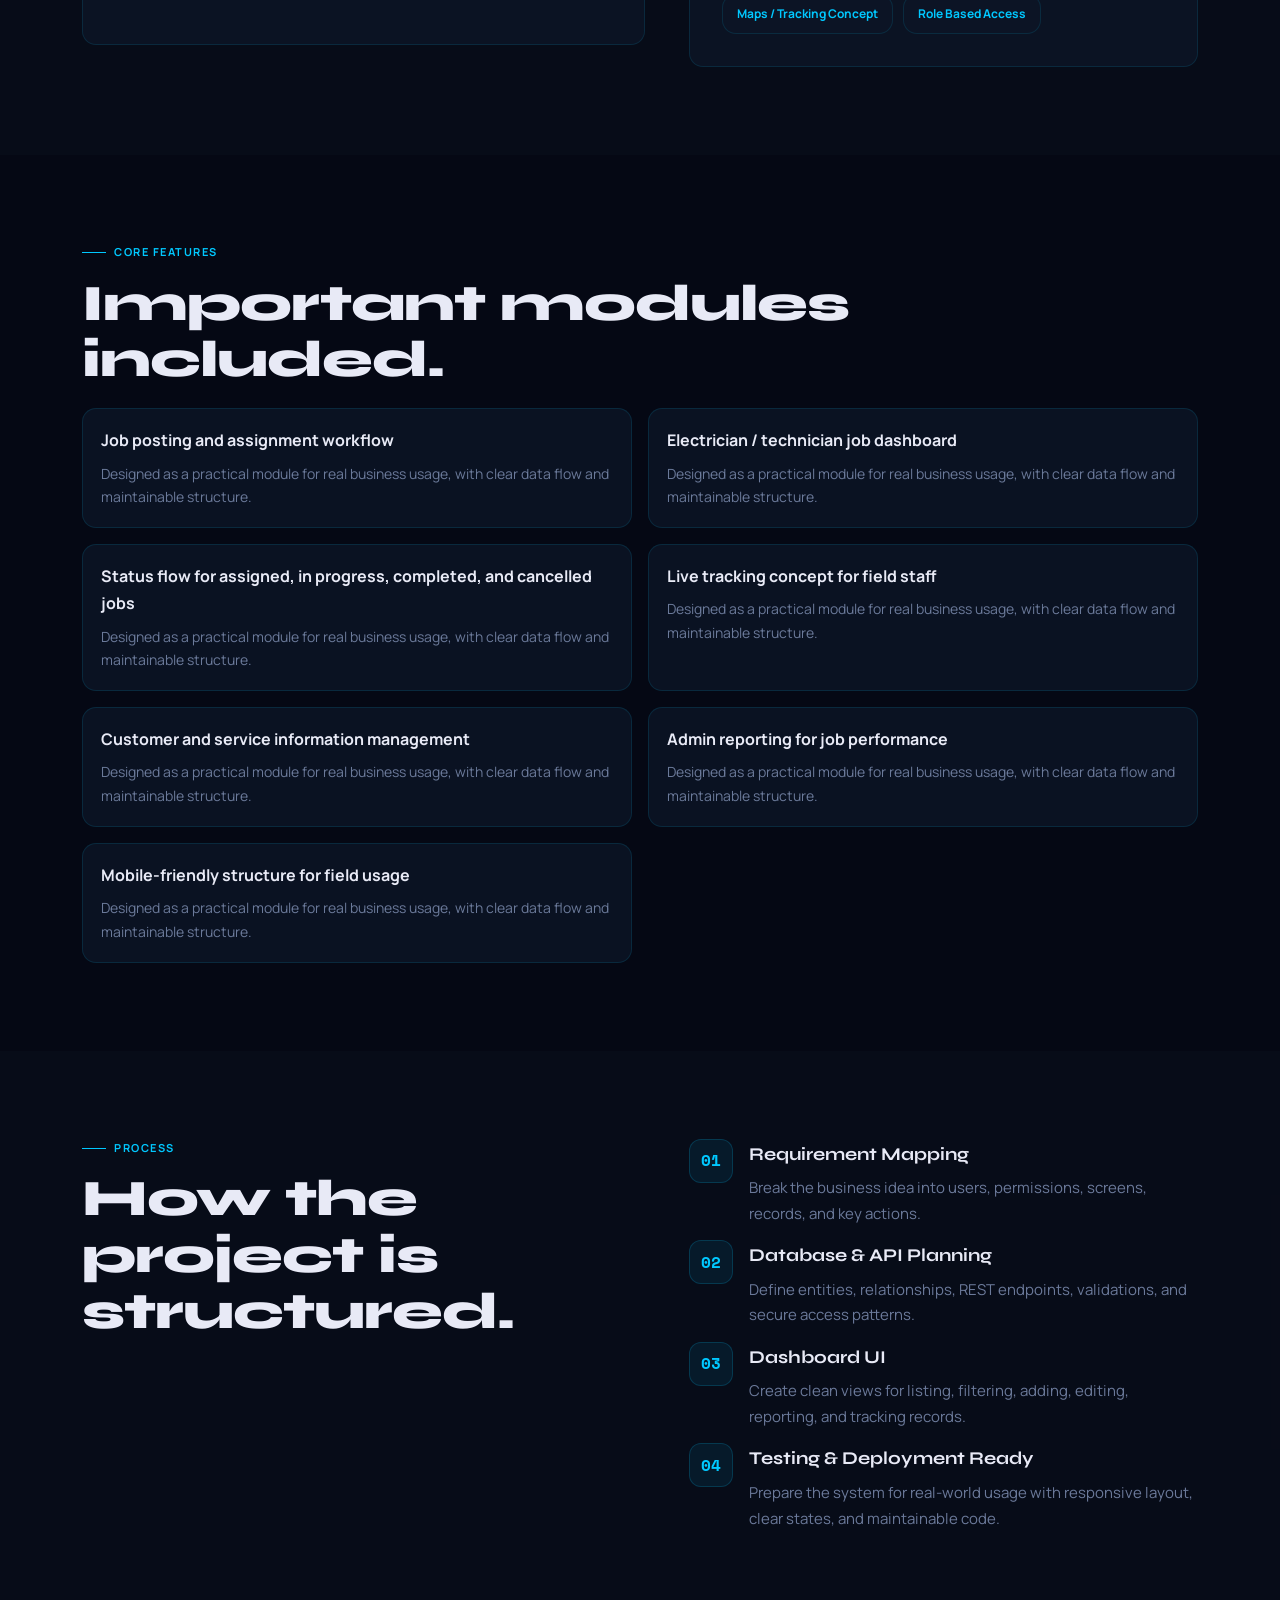
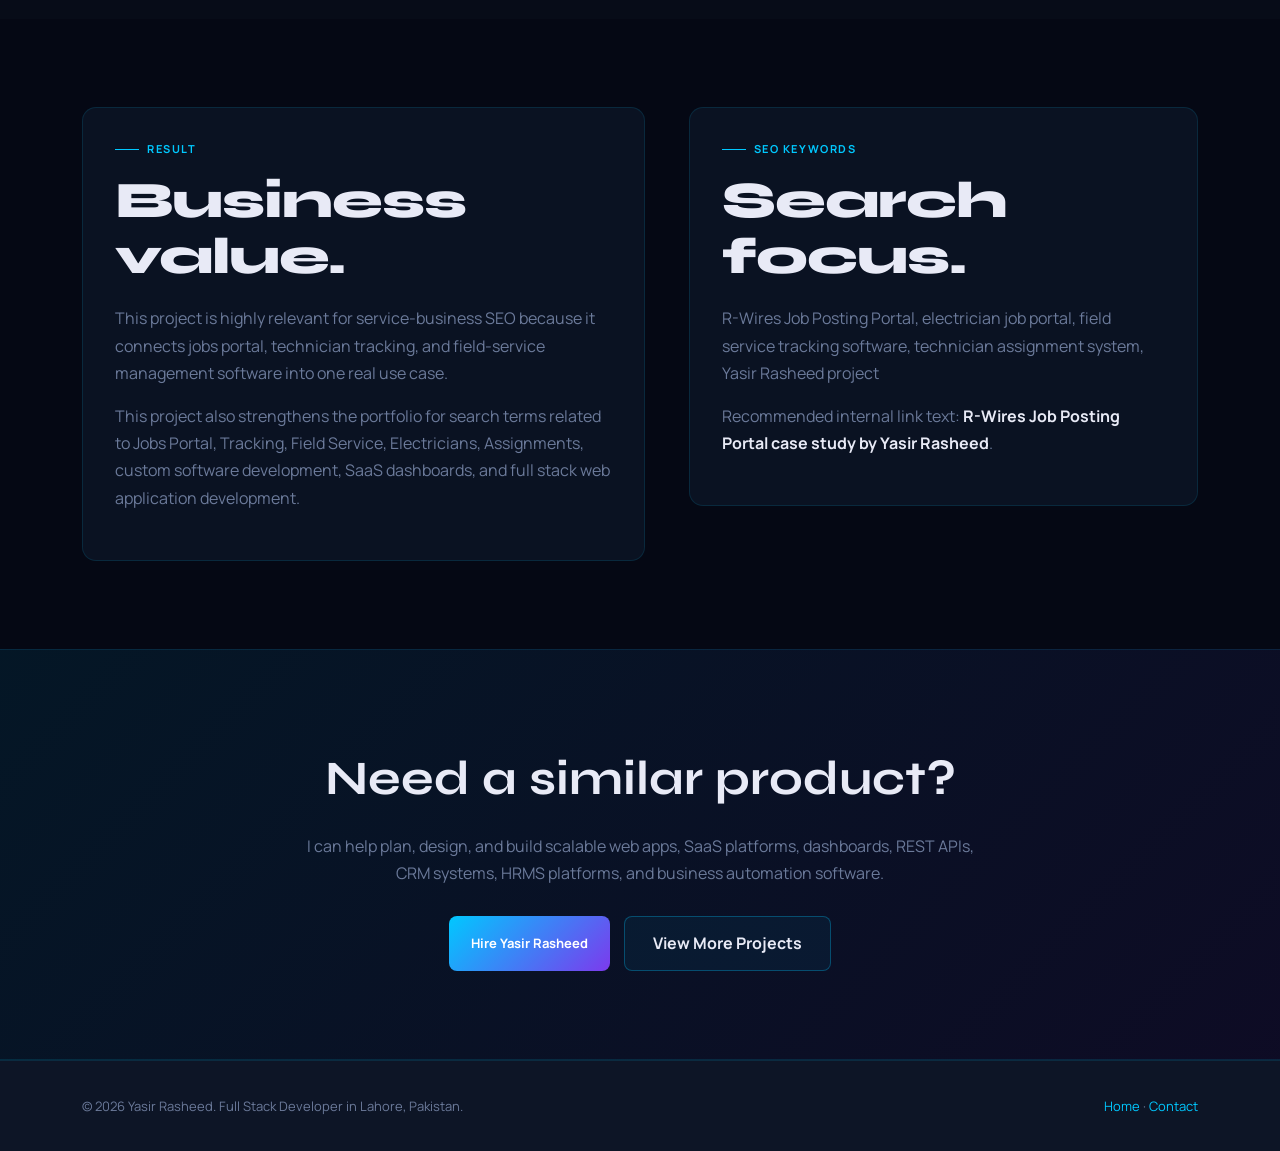
<file: projects/r-wires-job-posting-portal.html>
<!DOCTYPE html>
<html lang="en">
<head>
  <meta charset="UTF-8" />
  <meta name="viewport" content="width=device-width, initial-scale=1.0" />
  <title>R-Wires Job Posting Portal Case Study | Yasir Rasheed</title>
  <meta name="description" content="Job posting and assignment portal where electricians receive assigned jobs with status flow and live tracking. Case study by Yasir Rasheed, Full Stack Developer in Lahore, Pakistan." />
  <meta name="keywords" content="R-Wires Job Posting Portal, electrician job portal, field service tracking software, technician assignment system, Yasir Rasheed project" />
  <meta name="author" content="Yasir Rasheed" />
  <meta name="robots" content="index, follow" />
  <link rel="canonical" href="https://iamyasirrasheed.vercel.app/projects/r-wires-job-posting-portal.html" />
  <meta property="og:title" content="R-Wires Job Posting Portal Case Study | Yasir Rasheed" />
  <meta property="og:description" content="Job posting and assignment portal where electricians receive assigned jobs with status flow and live tracking. Case study by Yasir Rasheed, Full Stack Developer in Lahore, Pakistan." />
  <meta property="og:url" content="https://iamyasirrasheed.vercel.app/projects/r-wires-job-posting-portal.html" />
  <meta property="og:type" content="article" />
  <meta property="og:site_name" content="Yasir Rasheed Portfolio" />
  <meta name="twitter:card" content="summary_large_image" />
  <meta name="twitter:title" content="R-Wires Job Posting Portal Case Study | Yasir Rasheed" />
  <meta name="twitter:description" content="Job posting and assignment portal where electricians receive assigned jobs with status flow and live tracking. Case study by Yasir Rasheed, Full Stack Developer in Lahore, Pakistan." />
  <link rel="preconnect" href="https://fonts.googleapis.com" />
  <link rel="preconnect" href="https://fonts.gstatic.com" crossorigin />
  <link href="https://fonts.googleapis.com/css2?family=Syne:wght@400;500;700;800&family=Space+Mono:wght@400;700&family=Manrope:wght@300;400;500;600;700&display=swap" rel="stylesheet" />
  <script type="application/ld+json">{"@context": "https://schema.org", "@type": "CreativeWork", "name": "R-Wires Job Posting Portal", "url": "https://iamyasirrasheed.vercel.app/projects/r-wires-job-posting-portal.html", "description": "Job posting and assignment portal where electricians receive assigned jobs with status flow and live tracking. Case study by Yasir Rasheed, Full Stack Developer in Lahore, Pakistan.", "author": {"@type": "Person", "name": "Yasir Rasheed", "url": "https://iamyasirrasheed.vercel.app"}, "keywords": "R-Wires Job Posting Portal, electrician job portal, field service tracking software, technician assignment system, Yasir Rasheed project"}</script>
  <style>
*,*::before,*::after{box-sizing:border-box;margin:0;padding:0}:root{--bg:#050814;--bg2:#080d1a;--surface:#0d1526;--border:rgba(0,200,255,.12);--cyan:#00c8ff;--violet:#7c3aed;--cyan2:#00e5ff;--text:#e8eaf6;--muted:#6b7a9a;--font-display:'Syne',sans-serif;--font-body:'Manrope',sans-serif;--font-mono:'Space Mono',monospace}html{scroll-behavior:smooth}body{background:var(--bg);color:var(--text);font-family:var(--font-body);overflow-x:hidden;line-height:1.7}.noise{position:fixed;inset:0;z-index:0;pointer-events:none;opacity:.035;background-image:url("data:image/svg+xml,%3Csvg viewBox='0 0 256 256' xmlns='http://www.w3.org/2000/svg'%3E%3Cfilter id='n'%3E%3CfeTurbulence type='fractalNoise' baseFrequency='0.9' numOctaves='4' stitchTiles='stitch'/%3E%3C/filter%3E%3Crect width='100%25' height='100%25' filter='url(%23n)'/%3E%3C/svg%3E")}.aurora{position:fixed;inset:0;z-index:0;pointer-events:none;overflow:hidden}.ao{position:absolute;border-radius:50%;filter:blur(80px);opacity:.12}.ao1{width:700px;height:700px;background:radial-gradient(circle,#00c8ff,transparent 70%);top:-200px;left:-200px}.ao2{width:500px;height:500px;background:radial-gradient(circle,#7c3aed,transparent 70%);top:40%;right:-100px}.ao3{width:400px;height:400px;background:radial-gradient(circle,#00e5ff,transparent 70%);bottom:-100px;left:30%}.container{max-width:1180px;margin:0 auto;padding:0 32px}.navbar{position:fixed;top:0;left:0;right:0;z-index:1000;background:rgba(5,8,20,.86);backdrop-filter:blur(16px);border-bottom:1px solid var(--border)}.nav-inner{height:68px;display:flex;align-items:center;justify-content:space-between}.logo{display:flex;align-items:center;gap:10px;text-decoration:none}.lm{width:36px;height:36px;border-radius:8px;background:linear-gradient(135deg,var(--cyan),var(--violet));display:grid;place-items:center;font-family:var(--font-display);font-weight:800;font-size:13px;color:#fff}.lt{font-family:var(--font-display);font-weight:700;font-size:18px;color:var(--text)}.ld{color:var(--cyan)}.nav-links{display:flex;gap:30px;list-style:none}.nav-links a{font-size:13px;font-weight:600;color:var(--muted);text-decoration:none;letter-spacing:.04em;text-transform:uppercase}.nav-links a:hover{color:var(--cyan)}.nav-hire,.btn-primary{display:inline-flex;align-items:center;justify-content:center;gap:8px;padding:10px 22px;border-radius:8px;background:linear-gradient(135deg,var(--cyan),var(--violet));color:#fff;font-weight:700;font-size:13px;text-decoration:none;position:relative;overflow:hidden}.btn-glass{display:inline-flex;align-items:center;justify-content:center;gap:8px;padding:13px 28px;border-radius:8px;border:1px solid rgba(0,200,255,.3);background:rgba(0,200,255,.06);color:var(--text);font-weight:700;text-decoration:none}.hero{position:relative;z-index:5;padding:145px 0 70px;overflow:hidden}.hero-grid-lines{position:absolute;inset:0;z-index:-1;pointer-events:none;background-image:linear-gradient(rgba(0,200,255,.04) 1px,transparent 1px),linear-gradient(90deg,rgba(0,200,255,.04) 1px,transparent 1px);background-size:60px 60px}.badge{display:inline-flex;align-items:center;gap:10px;padding:8px 18px;border-radius:100px;border:1px solid rgba(0,200,255,.25);background:rgba(0,200,255,.06);font-size:12px;font-weight:600;color:var(--cyan);letter-spacing:.08em;text-transform:uppercase;margin-bottom:26px}.dot{width:8px;height:8px;border-radius:50%;background:var(--cyan);box-shadow:0 0 0 6px rgba(0,200,255,.08)}h1{font-family:var(--font-display);font-size:clamp(42px,6vw,78px);font-weight:800;line-height:1.03;letter-spacing:-.035em;max-width:980px;margin-bottom:24px}.grd{background:linear-gradient(135deg,var(--cyan),var(--violet));-webkit-background-clip:text;-webkit-text-fill-color:transparent}.hero-sub{font-size:18px;color:var(--muted);max-width:760px;margin-bottom:34px}.hero-sub em{font-style:normal;color:var(--cyan);font-weight:700}.hero-actions{display:flex;gap:14px;flex-wrap:wrap}.meta-grid{display:grid;grid-template-columns:repeat(4,1fr);gap:16px;margin-top:58px}.meta-card,.panel,.feature-card,.stack-pill{background:rgba(13,21,38,.82);border:1px solid var(--border);border-radius:14px}.meta-card{padding:18px}.meta-card small{display:block;color:var(--muted);font-size:11px;text-transform:uppercase;letter-spacing:.12em;margin-bottom:6px}.meta-card strong{font-family:var(--font-display);font-size:15px;color:var(--text)}.section{position:relative;z-index:5;padding:88px 0}.s-dark{background:rgba(8,13,26,.88)}.sec-label{font-size:11px;font-weight:700;letter-spacing:.14em;text-transform:uppercase;color:var(--cyan);margin-bottom:14px;display:flex;align-items:center;gap:8px}.sec-label::before{content:'';width:24px;height:1px;background:var(--cyan)}.sec-title{font-family:var(--font-display);font-size:clamp(30px,4vw,52px);font-weight:800;line-height:1.1;letter-spacing:-.02em;margin-bottom:20px}.two-col{display:grid;grid-template-columns:1.05fr .95fr;gap:44px;align-items:start}.panel{padding:32px}.panel p{color:var(--muted);margin-bottom:16px}.panel p strong{color:var(--text)}.feature-grid{display:grid;grid-template-columns:repeat(2,1fr);gap:16px}.feature-card{padding:18px;transition:.25s}.feature-card:hover{transform:translateY(-4px);border-color:rgba(0,200,255,.35)}.feature-card b{display:block;margin-bottom:7px;color:var(--text)}.feature-card p{font-size:14px;color:var(--muted)}.stack-list{display:flex;flex-wrap:wrap;gap:10px}.stack-pill{padding:9px 14px;color:var(--cyan);font-size:12px;font-weight:700}.timeline{display:grid;gap:14px}.step{display:grid;grid-template-columns:44px 1fr;gap:16px;align-items:start}.step-num{width:44px;height:44px;border-radius:12px;display:grid;place-items:center;background:rgba(0,200,255,.08);border:1px solid rgba(0,200,255,.18);font-family:var(--font-mono);color:var(--cyan);font-weight:700}.step-body h3{font-family:var(--font-display);font-size:18px;margin-bottom:6px}.step-body p{color:var(--muted);font-size:15px}.cta{border-top:1px solid var(--border);border-bottom:1px solid var(--border);background:linear-gradient(135deg,rgba(0,200,255,.08),rgba(124,58,237,.08));text-align:center}.cta h2{font-family:var(--font-display);font-size:clamp(30px,4vw,48px);margin-bottom:14px}.cta p{color:var(--muted);max-width:680px;margin:0 auto 28px}footer{position:relative;z-index:5;background:var(--surface);border-top:1px solid var(--border);padding:34px 0}.ft{display:flex;justify-content:space-between;gap:20px;flex-wrap:wrap;color:var(--muted);font-size:13px}.ft a{color:var(--cyan);text-decoration:none}@media(max-width:880px){.nav-links,.nav-hire{display:none}.meta-grid{grid-template-columns:1fr 1fr}.two-col{grid-template-columns:1fr}.feature-grid{grid-template-columns:1fr}.hero{padding-top:120px}}@media(max-width:520px){.container{padding:0 20px}.meta-grid{grid-template-columns:1fr}.hero-actions a{width:100%}}
</style>
</head>
<body>
  <div class="noise" aria-hidden="true"></div>
  <div class="aurora" aria-hidden="true"><div class="ao ao1"></div><div class="ao ao2"></div><div class="ao ao3"></div></div>
  <header class="navbar">
    <nav class="nav-inner container">
      <a href="../index.html#hero" class="logo"><div class="lm">YR</div><span class="lt">Yasir<span class="ld">.</span></span></a>
      <ul class="nav-links">
        <li><a href="../index.html#about">About</a></li>
        <li><a href="../index.html#skills">Skills</a></li>
        <li><a href="../index.html#services">Services</a></li>
        <li><a href="../index.html#projects">Projects</a></li>
        <li><a href="../index.html#contact">Contact</a></li>
      </ul>
      <a href="../index.html#contact" class="nav-hire">Hire Me</a>
    </nav>
  </header>
  <main>
    <section class="hero">
      <div class="hero-grid-lines" aria-hidden="true"></div>
      <div class="container">
        <div class="badge"><span class="dot"></span><span>Case Study / Jobs Portal Field Service Tracking</span></div>
        <h1>R-Wires Job Posting Portal<br><span class="grd">Project Case Study</span></h1>
        <p class="hero-sub">Job posting and assignment portal where electricians receive assigned jobs with status flow and live tracking. Built and presented by <em>Yasir Rasheed</em>, Full Stack Developer focused on scalable products, dashboards, REST APIs, and business automation systems.</p>
        <div class="hero-actions">
          <a class="btn-primary" href="../index.html#contact">Start Similar Project</a>
          <a class="btn-glass" href="../index.html#projects">← Back to Projects</a>
        </div>
        <div class="meta-grid">
          <div class="meta-card"><small>Project Type</small><strong>Jobs Portal Field Service Tracking</strong></div>
          <div class="meta-card"><small>Role</small><strong>Portal workflow</strong></div>
          <div class="meta-card"><small>Stack</small><strong>React.js + Node.js</strong></div>
          <div class="meta-card"><small>Focus</small><strong>Jobs Portal / Tracking / Field Service</strong></div>
        </div>
      </div>
    </section>

    <section class="section s-dark">
      <div class="container two-col">
        <div class="panel">
          <div class="sec-label">Overview</div>
          <h2 class="sec-title">What this product solves.</h2>
          <p><strong>Target users:</strong> Electrical service and field-service businesses</p>
          <p>Field-service businesses need a reliable way to post jobs, assign them to electricians, track progress, and communicate job status. Manual assignment through calls or messages creates confusion and weak accountability.</p>
          <p>R-Wires Job Posting Portal is designed to manage job creation, electrician assignment, job status updates, and live tracking from a centralized dashboard. It gives admins operational visibility and helps workers receive clear assigned tasks.</p>
        </div>
        <div class="panel">
          <div class="sec-label">My Role</div>
          <h2 class="sec-title">From workflow to product structure.</h2>
          <p>Portal workflow, job assignment logic, technician status flow, dashboard design, tracking concept.</p>
          <p>The focus was to keep the product clean, scalable, and easy for real users to understand. Each module is planned around practical business actions, not just static screens.</p>
          <div class="stack-list"><span class="stack-pill">React.js</span><span class="stack-pill">Node.js</span><span class="stack-pill">Express.js</span><span class="stack-pill">MySQL</span><span class="stack-pill">REST APIs</span><span class="stack-pill">Maps / Tracking Concept</span><span class="stack-pill">Role Based Access</span></div>
        </div>
      </div>
    </section>

    <section class="section">
      <div class="container">
        <div class="sec-label">Core Features</div>
        <h2 class="sec-title">Important modules included.</h2>
        <div class="feature-grid"><div class="feature-card"><b>Job posting and assignment workflow</b><p>Designed as a practical module for real business usage, with clear data flow and maintainable structure.</p></div>
<div class="feature-card"><b>Electrician / technician job dashboard</b><p>Designed as a practical module for real business usage, with clear data flow and maintainable structure.</p></div>
<div class="feature-card"><b>Status flow for assigned, in progress, completed, and cancelled jobs</b><p>Designed as a practical module for real business usage, with clear data flow and maintainable structure.</p></div>
<div class="feature-card"><b>Live tracking concept for field staff</b><p>Designed as a practical module for real business usage, with clear data flow and maintainable structure.</p></div>
<div class="feature-card"><b>Customer and service information management</b><p>Designed as a practical module for real business usage, with clear data flow and maintainable structure.</p></div>
<div class="feature-card"><b>Admin reporting for job performance</b><p>Designed as a practical module for real business usage, with clear data flow and maintainable structure.</p></div>
<div class="feature-card"><b>Mobile-friendly structure for field usage</b><p>Designed as a practical module for real business usage, with clear data flow and maintainable structure.</p></div></div>
      </div>
    </section>

    <section class="section s-dark">
      <div class="container two-col">
        <div>
          <div class="sec-label">Process</div>
          <h2 class="sec-title">How the project is structured.</h2>
        </div>
        <div class="timeline">
          <div class="step"><div class="step-num">01</div><div class="step-body"><h3>Requirement Mapping</h3><p>Break the business idea into users, permissions, screens, records, and key actions.</p></div></div>
          <div class="step"><div class="step-num">02</div><div class="step-body"><h3>Database & API Planning</h3><p>Define entities, relationships, REST endpoints, validations, and secure access patterns.</p></div></div>
          <div class="step"><div class="step-num">03</div><div class="step-body"><h3>Dashboard UI</h3><p>Create clean views for listing, filtering, adding, editing, reporting, and tracking records.</p></div></div>
          <div class="step"><div class="step-num">04</div><div class="step-body"><h3>Testing & Deployment Ready</h3><p>Prepare the system for real-world usage with responsive layout, clear states, and maintainable code.</p></div></div>
        </div>
      </div>
    </section>

    <section class="section">
      <div class="container two-col">
        <div class="panel">
          <div class="sec-label">Result</div>
          <h2 class="sec-title">Business value.</h2>
          <p>This project is highly relevant for service-business SEO because it connects jobs portal, technician tracking, and field-service management software into one real use case.</p>
          <p>This project also strengthens the portfolio for search terms related to Jobs Portal, Tracking, Field Service, Electricians, Assignments, custom software development, SaaS dashboards, and full stack web application development.</p>
        </div>
        <div class="panel">
          <div class="sec-label">SEO Keywords</div>
          <h2 class="sec-title">Search focus.</h2>
          <p>R-Wires Job Posting Portal, electrician job portal, field service tracking software, technician assignment system, Yasir Rasheed project</p>
          <p>Recommended internal link text: <strong>R-Wires Job Posting Portal case study by Yasir Rasheed</strong>.</p>
        </div>
      </div>
    </section>

    <section class="section cta">
      <div class="container">
        <h2>Need a similar product?</h2>
        <p>I can help plan, design, and build scalable web apps, SaaS platforms, dashboards, REST APIs, CRM systems, HRMS platforms, and business automation software.</p>
        <div class="hero-actions" style="justify-content:center"><a class="btn-primary" href="../index.html#contact">Hire Yasir Rasheed</a><a class="btn-glass" href="../index.html#projects">View More Projects</a></div>
      </div>
    </section>
  </main>
  <footer><div class="container ft"><p>© 2026 Yasir Rasheed. Full Stack Developer in Lahore, Pakistan.</p><p><a href="../index.html">Home</a> · <a href="../index.html#contact">Contact</a></p></div></footer>
</body>
</html>
</file>
